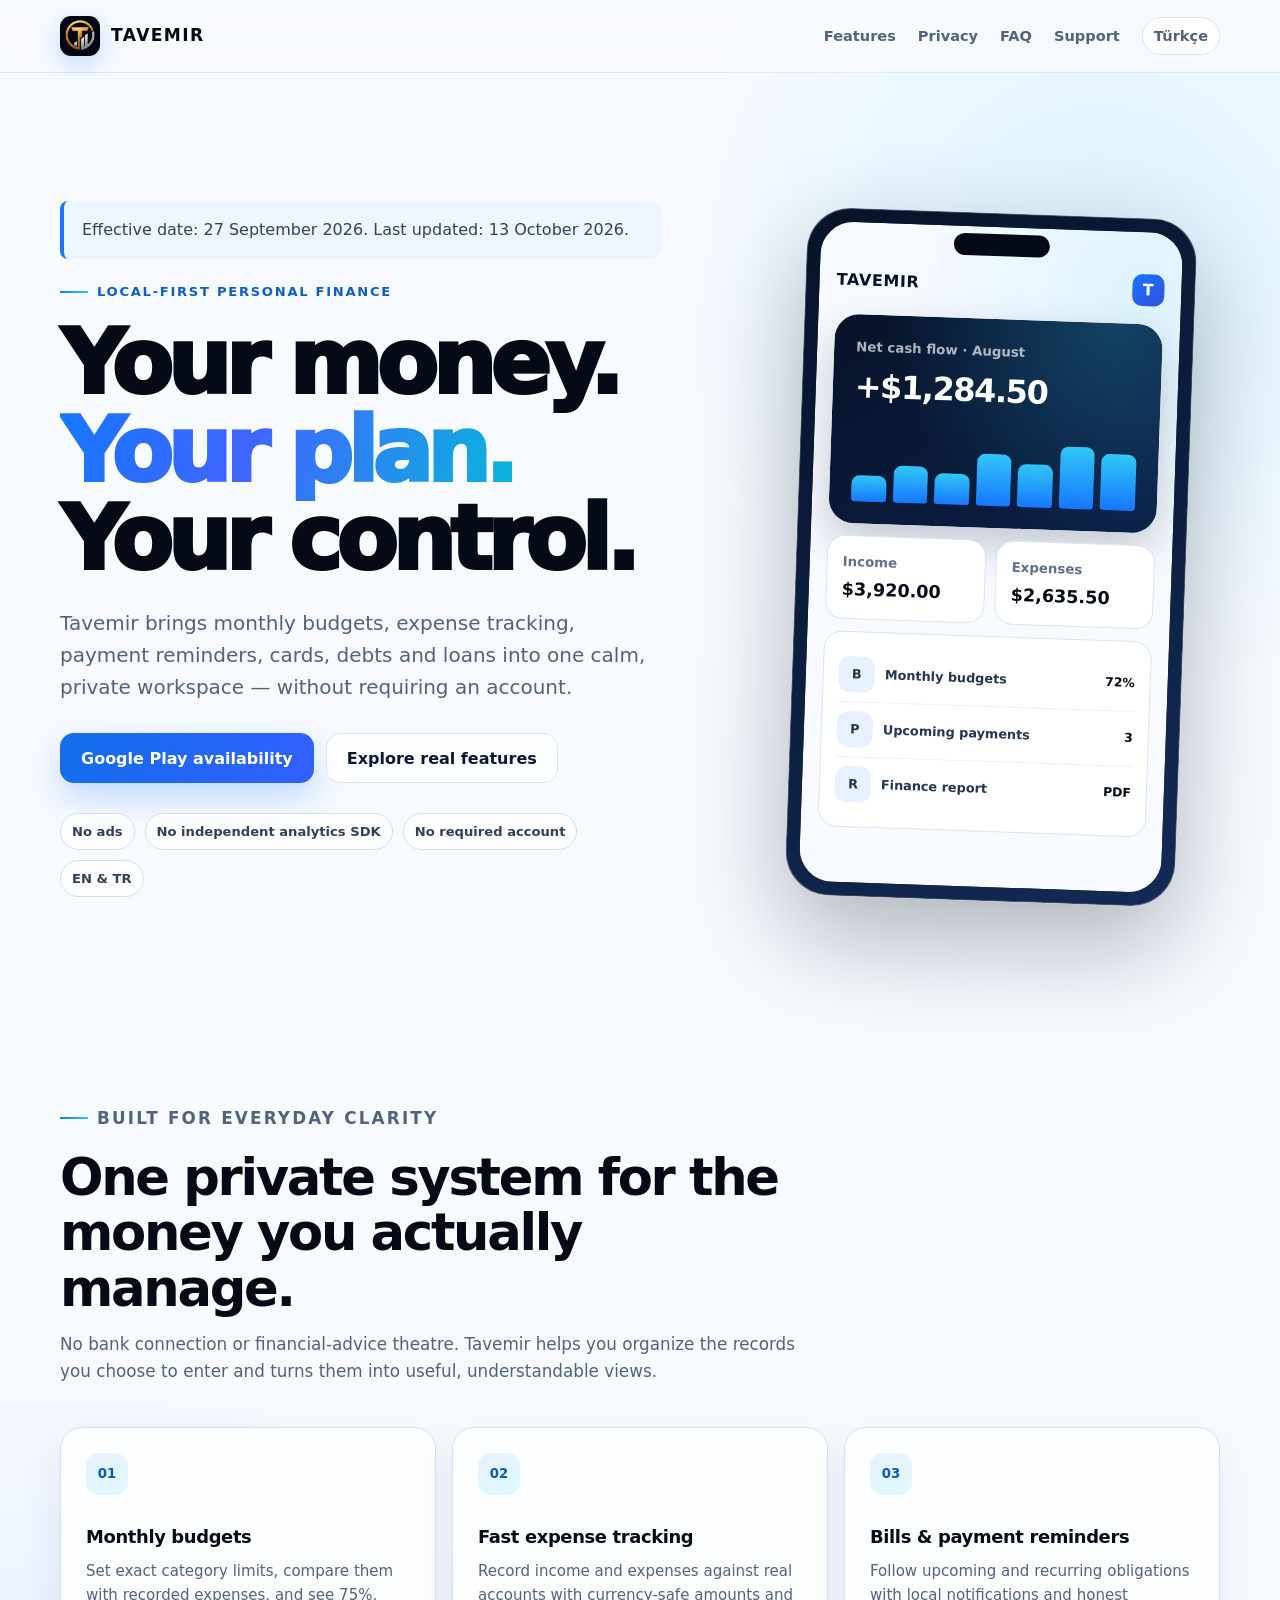
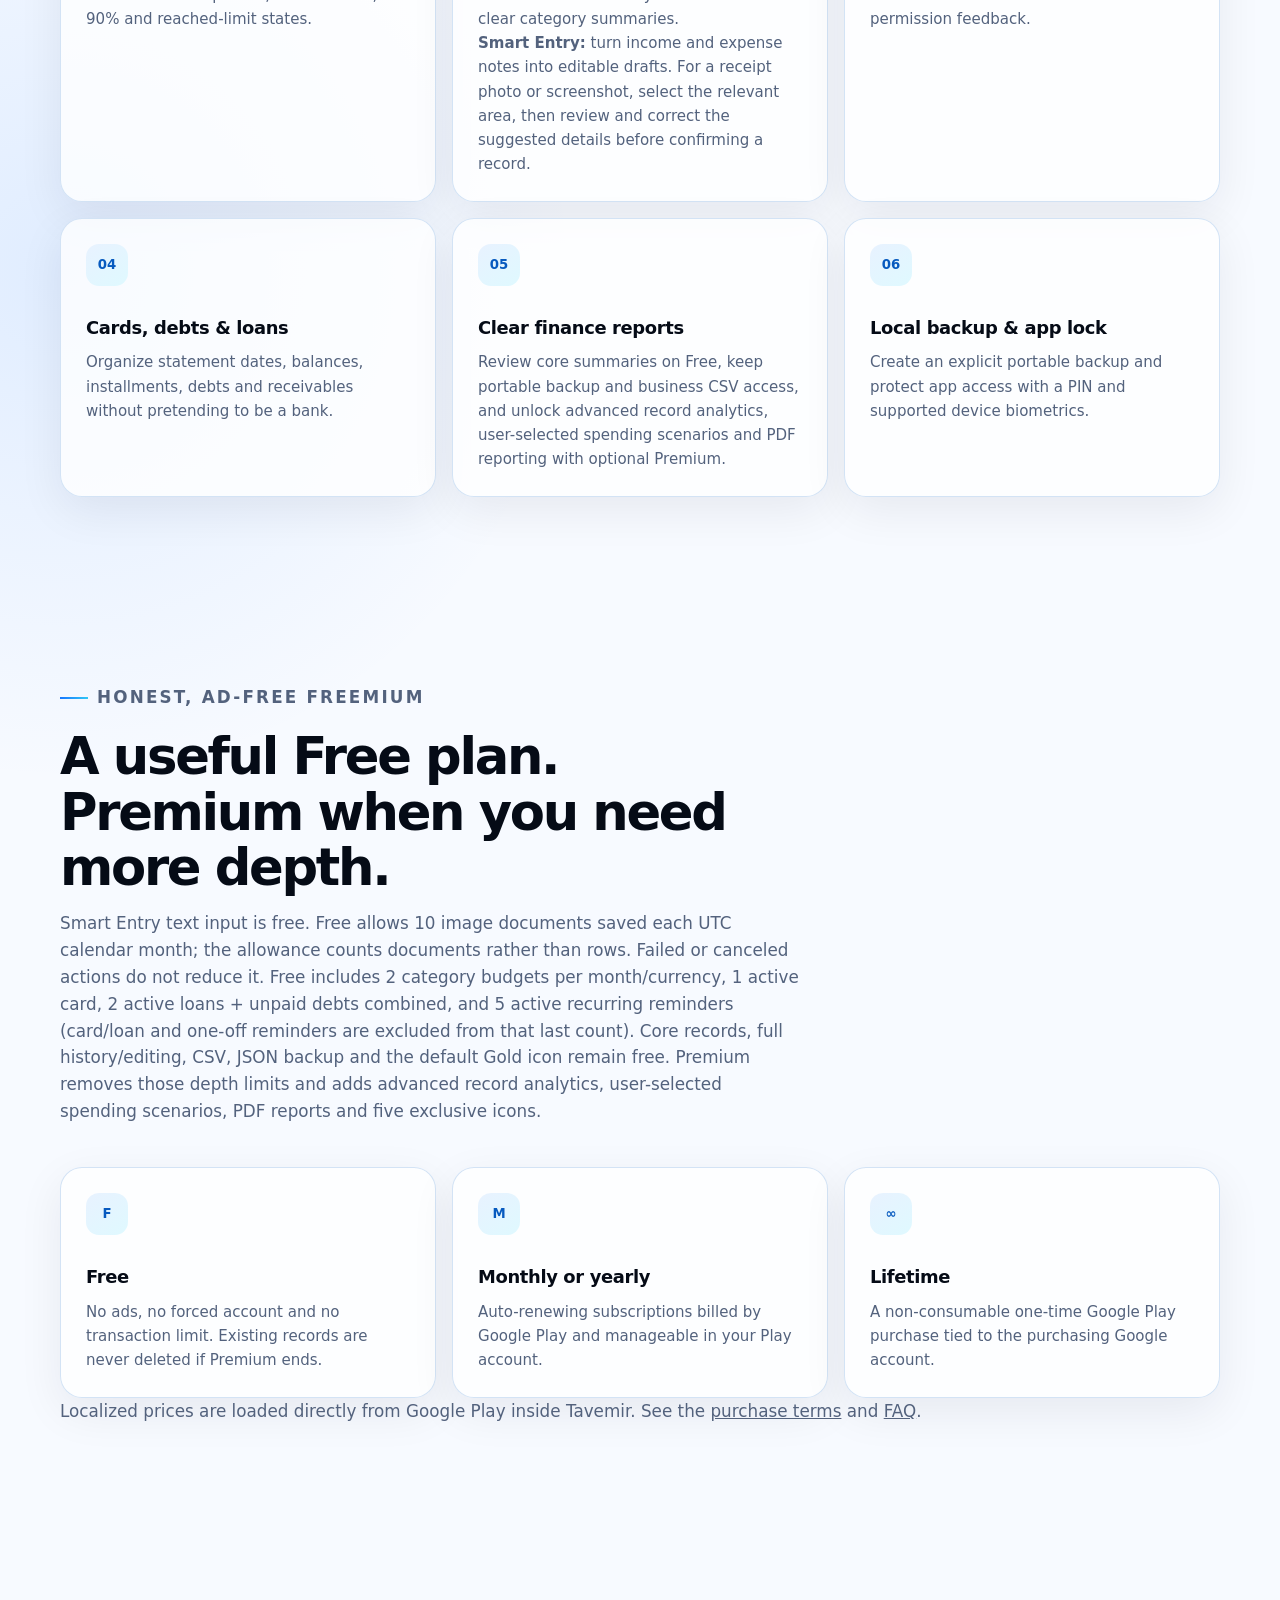
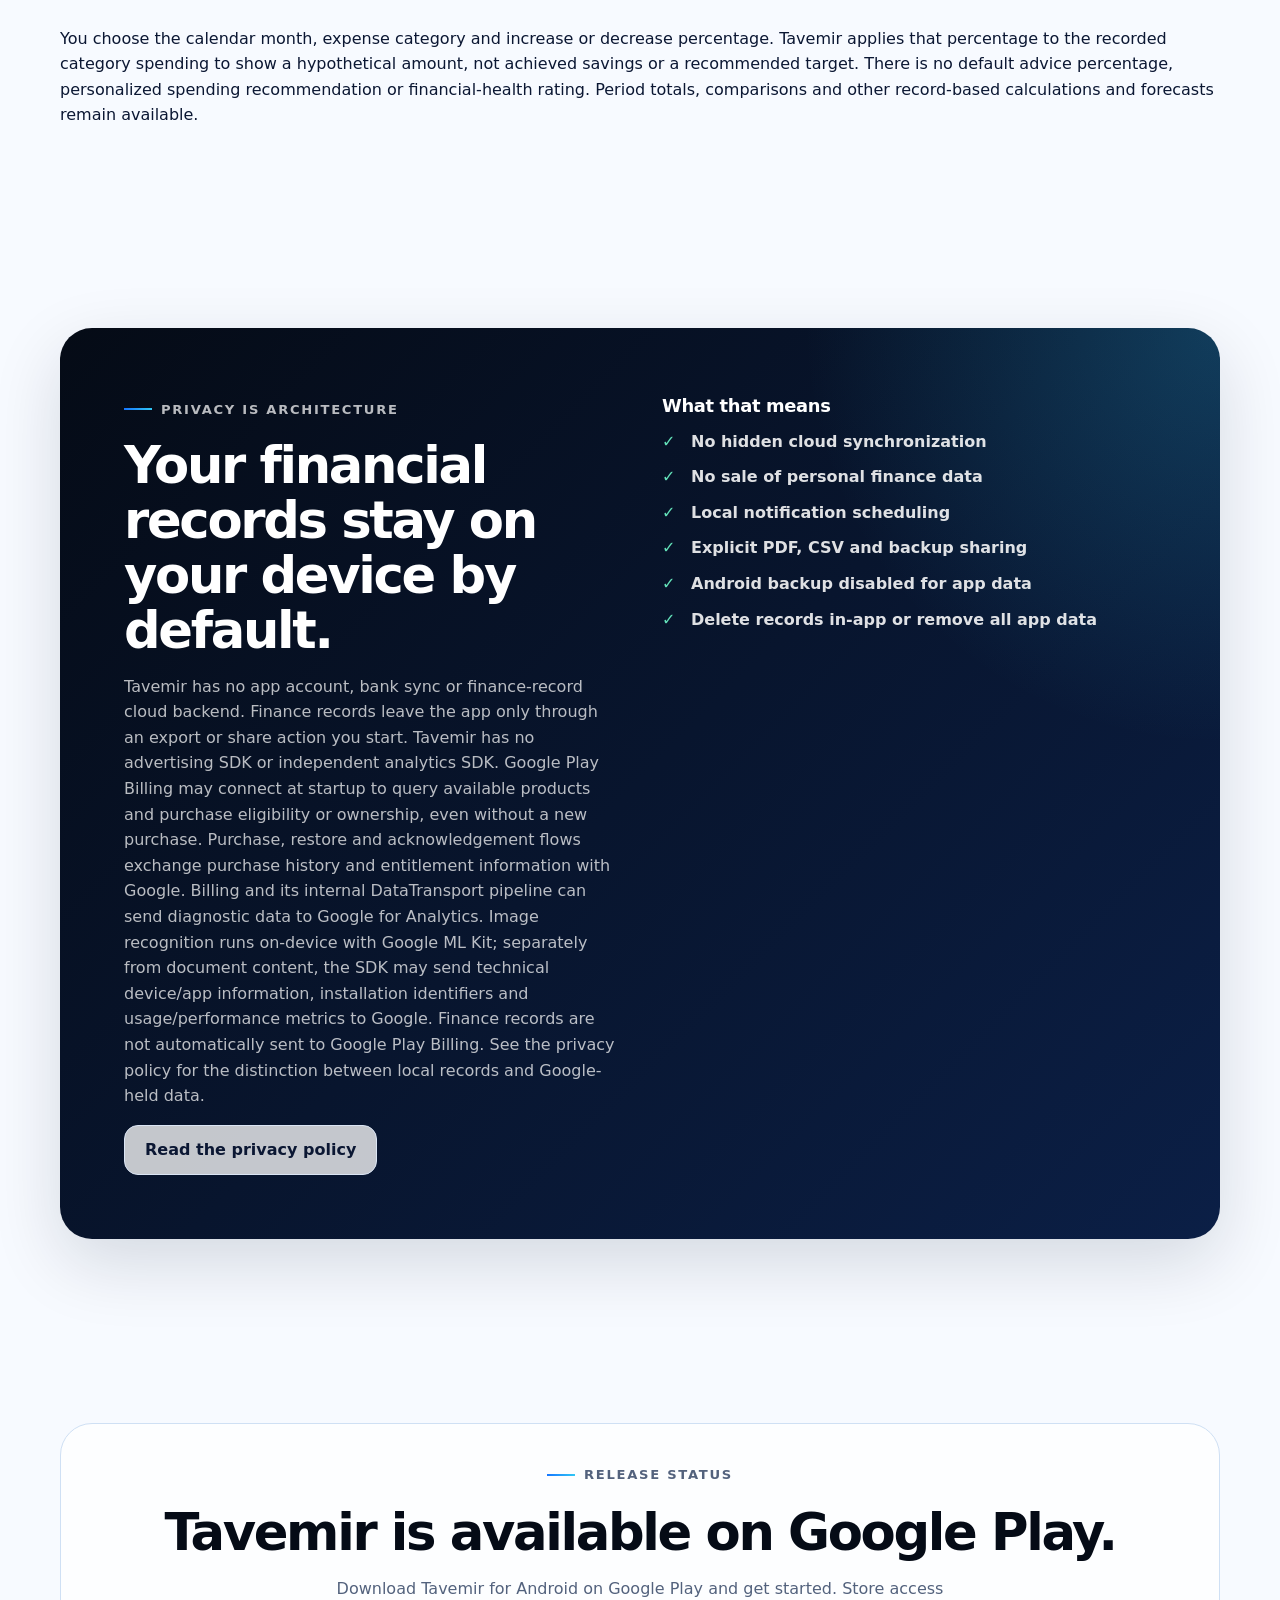
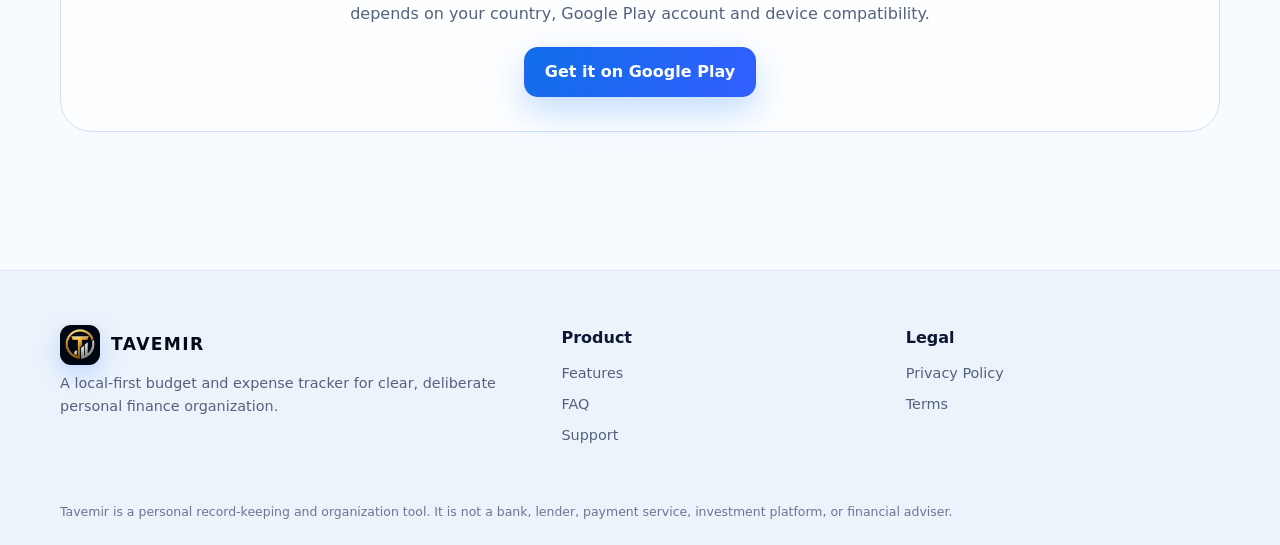
<file: index.html>
<!doctype html>
<html lang="en">
  <head>
    <meta charset="utf-8">
    <meta name="viewport" content="width=device-width, initial-scale=1">
    <title>Tavemir — Private Budget & Expense Tracker</title>
    <meta name="description" content="Plan monthly budgets, record expenses, follow bills, cards, debts and loans, and export clear reports with Tavemir — a local-first personal finance tracker.">
    <meta name="theme-color" content="#071329">
    <meta name="robots" content="index,follow,max-image-preview:large">
    <link rel="canonical" href="https://dasguardcorenotify-del.github.io/tavemir-legal/">
    <link rel="alternate" hreflang="en" href="https://dasguardcorenotify-del.github.io/tavemir-legal/">
    <link rel="alternate" hreflang="tr" href="https://dasguardcorenotify-del.github.io/tavemir-legal/tr/">
    <link rel="alternate" hreflang="x-default" href="https://dasguardcorenotify-del.github.io/tavemir-legal/">
    <link rel="icon" href="assets/tavemir-icon-512.png">
    <link rel="apple-touch-icon" href="assets/tavemir-icon-512.png">
    <link rel="manifest" href="site.webmanifest">
    <link rel="stylesheet" href="assets/site.css">
    <meta property="og:type" content="website">
    <meta property="og:site_name" content="Tavemir">
    <meta property="og:title" content="Tavemir — Your money. Your plan. Your control.">
    <meta property="og:description" content="A private, local-first budget and expense tracker for everyday financial organization.">
    <meta property="og:url" content="https://dasguardcorenotify-del.github.io/tavemir-legal/">
    <meta property="og:image" content="https://dasguardcorenotify-del.github.io/tavemir-legal/assets/tavemir-icon-512.png">
    <meta name="twitter:card" content="summary_large_image">
    <meta name="twitter:title" content="Tavemir — Private Budget & Expense Tracker">
    <meta name="twitter:description" content="Budgets, spending, payments, cards, debts and clear reports — organized on your device.">
    <meta name="twitter:image" content="https://dasguardcorenotify-del.github.io/tavemir-legal/assets/tavemir-icon-512.png">
    <script type="application/ld+json">
      {
        "@context": "https://schema.org",
        "@type": "SoftwareApplication",
        "name": "Tavemir",
        "applicationCategory": "FinanceApplication",
        "operatingSystem": "Android",
        "description": "A local-first budget, expense, payment, card, debt and loan tracking application.",
        "inLanguage": ["en", "tr"],
        "url": "https://dasguardcorenotify-del.github.io/tavemir-legal/",
        "offers": { "@type": "Offer", "price": "0", "priceCurrency": "USD" }
      }
    </script>
  </head>
  <body>
    <a class="skip-link" href="#main">Skip to content</a>
    <header class="site-header">
      <nav class="nav" aria-label="Primary navigation">
        <a class="brand" href="./" aria-label="Tavemir home">
          <img src="assets/tavemir-icon-512.png" alt="" width="40" height="40">
          TAVEMIR
        </a>
        <div class="nav-links">
          <a href="#features">Features</a>
          <a href="#privacy">Privacy</a>
          <a href="faq/">FAQ</a>
          <a href="support/">Support</a>
          <a class="language-link" href="tr/" lang="tr" hreflang="tr">Türkçe</a>
        </div>
      </nav>
    </header>

    <main id="main">
      <section class="hero" aria-labelledby="hero-title">
        <div>
          <p class="notice" data-deploy-date="2026-10-13">Effective date: 27 September 2026. Last updated: 13 October 2026.</p>
<p class="eyebrow">Local-first personal finance</p>
          <h1 id="hero-title">Your money. <span class="accent">Your plan.</span> Your control.</h1>
          <p class="hero-copy">Tavemir brings monthly budgets, expense tracking, payment reminders, cards, debts and loans into one calm, private workspace — without requiring an account.</p>
          <div class="cta-row">
            <a class="button button-primary" href="#availability">Google Play availability</a>
            <a class="button button-secondary" href="#features">Explore real features</a>
          </div>
          <ul class="trust-line" aria-label="Product principles">
            <li>No ads</li>
            <li>No independent analytics SDK</li>
            <li>No required account</li>
            <li>EN &amp; TR</li>
          </ul>
        </div>

        <div class="phone-shell" aria-label="Illustrative Tavemir dashboard using synthetic data">
          <div class="app-preview">
            <div class="app-topline"><span>TAVEMIR</span><span class="app-avatar" aria-hidden="true">T</span></div>
            <div class="app-hero">
              <small>Net cash flow · August</small>
              <strong>+$1,284.50</strong>
              <div class="spark" aria-hidden="true"><i style="height:36%"></i><i style="height:52%"></i><i style="height:43%"></i><i style="height:74%"></i><i style="height:61%"></i><i style="height:88%"></i><i style="height:79%"></i></div>
            </div>
            <div class="preview-grid">
              <div class="mini-stat"><small>Income</small><strong>$3,920.00</strong></div>
              <div class="mini-stat"><small>Expenses</small><strong>$2,635.50</strong></div>
            </div>
            <div class="preview-list">
              <div class="preview-row"><span class="preview-icon" aria-hidden="true">B</span><span>Monthly budgets</span><strong>72%</strong></div>
              <div class="preview-row"><span class="preview-icon" aria-hidden="true">P</span><span>Upcoming payments</span><strong>3</strong></div>
              <div class="preview-row"><span class="preview-icon" aria-hidden="true">R</span><span>Finance report</span><strong>PDF</strong></div>
            </div>
          </div>
        </div>
      </section>

      <section class="section" id="features" aria-labelledby="features-title">
        <div class="section-head">
          <p class="eyebrow">Built for everyday clarity</p>
          <h2 id="features-title">One private system for the money you actually manage.</h2>
          <p>No bank connection or financial-advice theatre. Tavemir helps you organize the records you choose to enter and turns them into useful, understandable views.</p>
        </div>
        <div class="feature-grid">
          <article class="feature-card"><span class="feature-number">01</span><h3>Monthly budgets</h3><p>Set exact category limits, compare them with recorded expenses, and see 75%, 90% and reached-limit states.</p></article>
          <article class="feature-card"><span class="feature-number">02</span><h3>Fast expense tracking</h3><p>Record income and expenses against real accounts with currency-safe amounts and clear category summaries.</p><p><strong>Smart Entry:</strong> turn income and expense notes into editable drafts. For a receipt photo or screenshot, select the relevant area, then review and correct the suggested details before confirming a record.</p></article>
          <article class="feature-card"><span class="feature-number">03</span><h3>Bills &amp; payment reminders</h3><p>Follow upcoming and recurring obligations with local notifications and honest permission feedback.</p></article>
          <article class="feature-card"><span class="feature-number">04</span><h3>Cards, debts &amp; loans</h3><p>Organize statement dates, balances, installments, debts and receivables without pretending to be a bank.</p></article>
          <article class="feature-card"><span class="feature-number">05</span><h3>Clear finance reports</h3><p>Review core summaries on Free, keep portable backup and business CSV access, and unlock advanced record analytics, user-selected spending scenarios and PDF reporting with optional Premium.</p></article>
          <article class="feature-card"><span class="feature-number">06</span><h3>Local backup &amp; app lock</h3><p>Create an explicit portable backup and protect app access with a PIN and supported device biometrics.</p></article>
        </div>
      </section>

      <section class="section" id="premium" aria-labelledby="premium-title">
        <div class="section-head">
          <p class="eyebrow">Honest, ad-free freemium</p>
          <h2 id="premium-title">A useful Free plan. Premium when you need more depth.</h2>
          <p>Smart Entry text input is free. Free allows 10 image documents saved each UTC calendar month; the allowance counts documents rather than rows. Failed or canceled actions do not reduce it. Free includes 2 category budgets per month/currency, 1 active card, 2 active loans + unpaid debts combined, and 5 active recurring reminders (card/loan and one-off reminders are excluded from that last count). Core records, full history/editing, CSV, JSON backup and the default Gold icon remain free. Premium removes those depth limits and adds advanced record analytics, user-selected spending scenarios, PDF reports and five exclusive icons.</p>
        </div>
        <div class="feature-grid">
          <article class="feature-card"><span class="feature-number">F</span><h3>Free</h3><p>No ads, no forced account and no transaction limit. Existing records are never deleted if Premium ends.</p></article>
          <article class="feature-card"><span class="feature-number">M</span><h3>Monthly or yearly</h3><p>Auto-renewing subscriptions billed by Google Play and manageable in your Play account.</p></article>
          <article class="feature-card"><span class="feature-number">∞</span><h3>Lifetime</h3><p>A non-consumable one-time Google Play purchase tied to the purchasing Google account.</p></article>
        </div>
        <p>Localized prices are loaded directly from Google Play inside Tavemir. See the <a href="terms/">purchase terms</a> and <a href="faq/">FAQ</a>.</p>
      </section>

      <p class="section">You choose the calendar month, expense category and increase or decrease percentage. Tavemir applies that percentage to the recorded category spending to show a hypothetical amount, not achieved savings or a recommended target. There is no default advice percentage, personalized spending recommendation or financial-health rating. Period totals, comparisons and other record-based calculations and forecasts remain available.</p>
      <section class="section" id="privacy" aria-labelledby="privacy-title">
        <div class="trust-panel">
          <div>
            <p class="eyebrow">Privacy is architecture</p>
            <h2 id="privacy-title">Your financial records stay on your device by default.</h2>
            <p>Tavemir has no app account, bank sync or finance-record cloud backend. Finance records leave the app only through an export or share action you start. Tavemir has no advertising SDK or independent analytics SDK. Google Play Billing may connect at startup to query available products and purchase eligibility or ownership, even without a new purchase. Purchase, restore and acknowledgement flows exchange purchase history and entitlement information with Google. Billing and its internal DataTransport pipeline can send diagnostic data to Google for Analytics. Image recognition runs on-device with Google ML Kit; separately from document content, the SDK may send technical device/app information, installation identifiers and usage/performance metrics to Google. Finance records are not automatically sent to Google Play Billing. See the privacy policy for the distinction between local records and Google-held data.</p>
            <a class="button button-secondary" href="privacy/">Read the privacy policy</a>
          </div>
          <div>
            <h3>What that means</h3>
            <ul class="check-list">
              <li>No hidden cloud synchronization</li>
              <li>No sale of personal finance data</li>
              <li>Local notification scheduling</li>
              <li>Explicit PDF, CSV and backup sharing</li>
              <li>Android backup disabled for app data</li>
              <li>Delete records in-app or remove all app data</li>
            </ul>
          </div>
        </div>
      </section>

      <section class="section" id="availability" aria-labelledby="availability-title">
        <div class="availability">
          <p class="eyebrow">Release status</p>
          <h2 id="availability-title">Tavemir is available on Google Play.</h2>
          <p>Download Tavemir for Android on Google Play and get started. Store access depends on your country, Google Play account and device compatibility.</p>
          <a class="button button-primary" href="https://play.google.com/store/apps/details?id=com.monelyra.app" target="_blank" rel="noopener noreferrer">Get it on Google Play</a>
        </div>
      </section>
    </main>

    <footer class="site-footer">
      <div class="footer-inner">
        <div><a class="brand" href="./"><img src="assets/tavemir-icon-512.png" alt="" width="40" height="40">TAVEMIR</a><p>A local-first budget and expense tracker for clear, deliberate personal finance organization.</p></div>
        <div class="footer-links"><strong>Product</strong><a href="#features">Features</a><a href="faq/">FAQ</a><a href="support/">Support</a></div>
        <div class="footer-links"><strong>Legal</strong><a href="privacy/">Privacy Policy</a><a href="terms/">Terms</a></div>
      </div>
      <p class="fine-print">Tavemir is a personal record-keeping and organization tool. It is not a bank, lender, payment service, investment platform, or financial adviser.</p>
    </footer>
  </body>
</html>
</file>
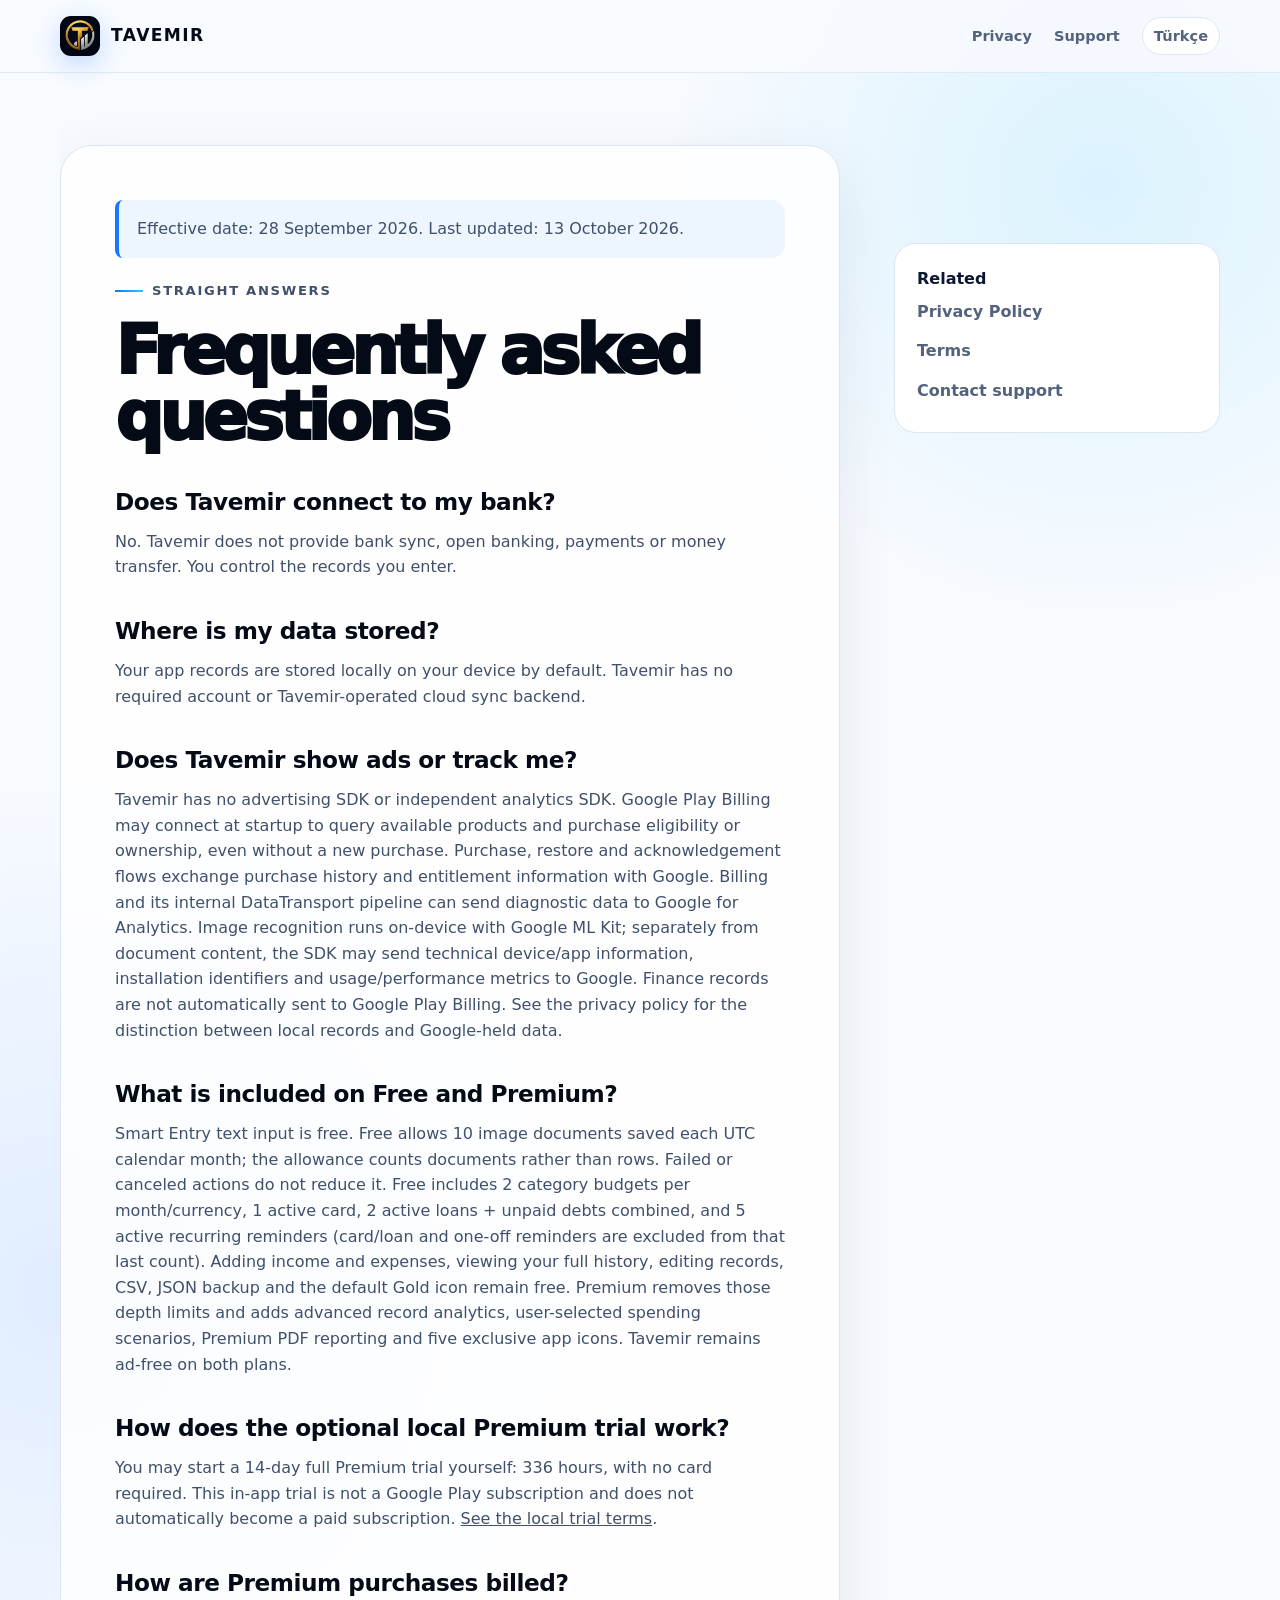
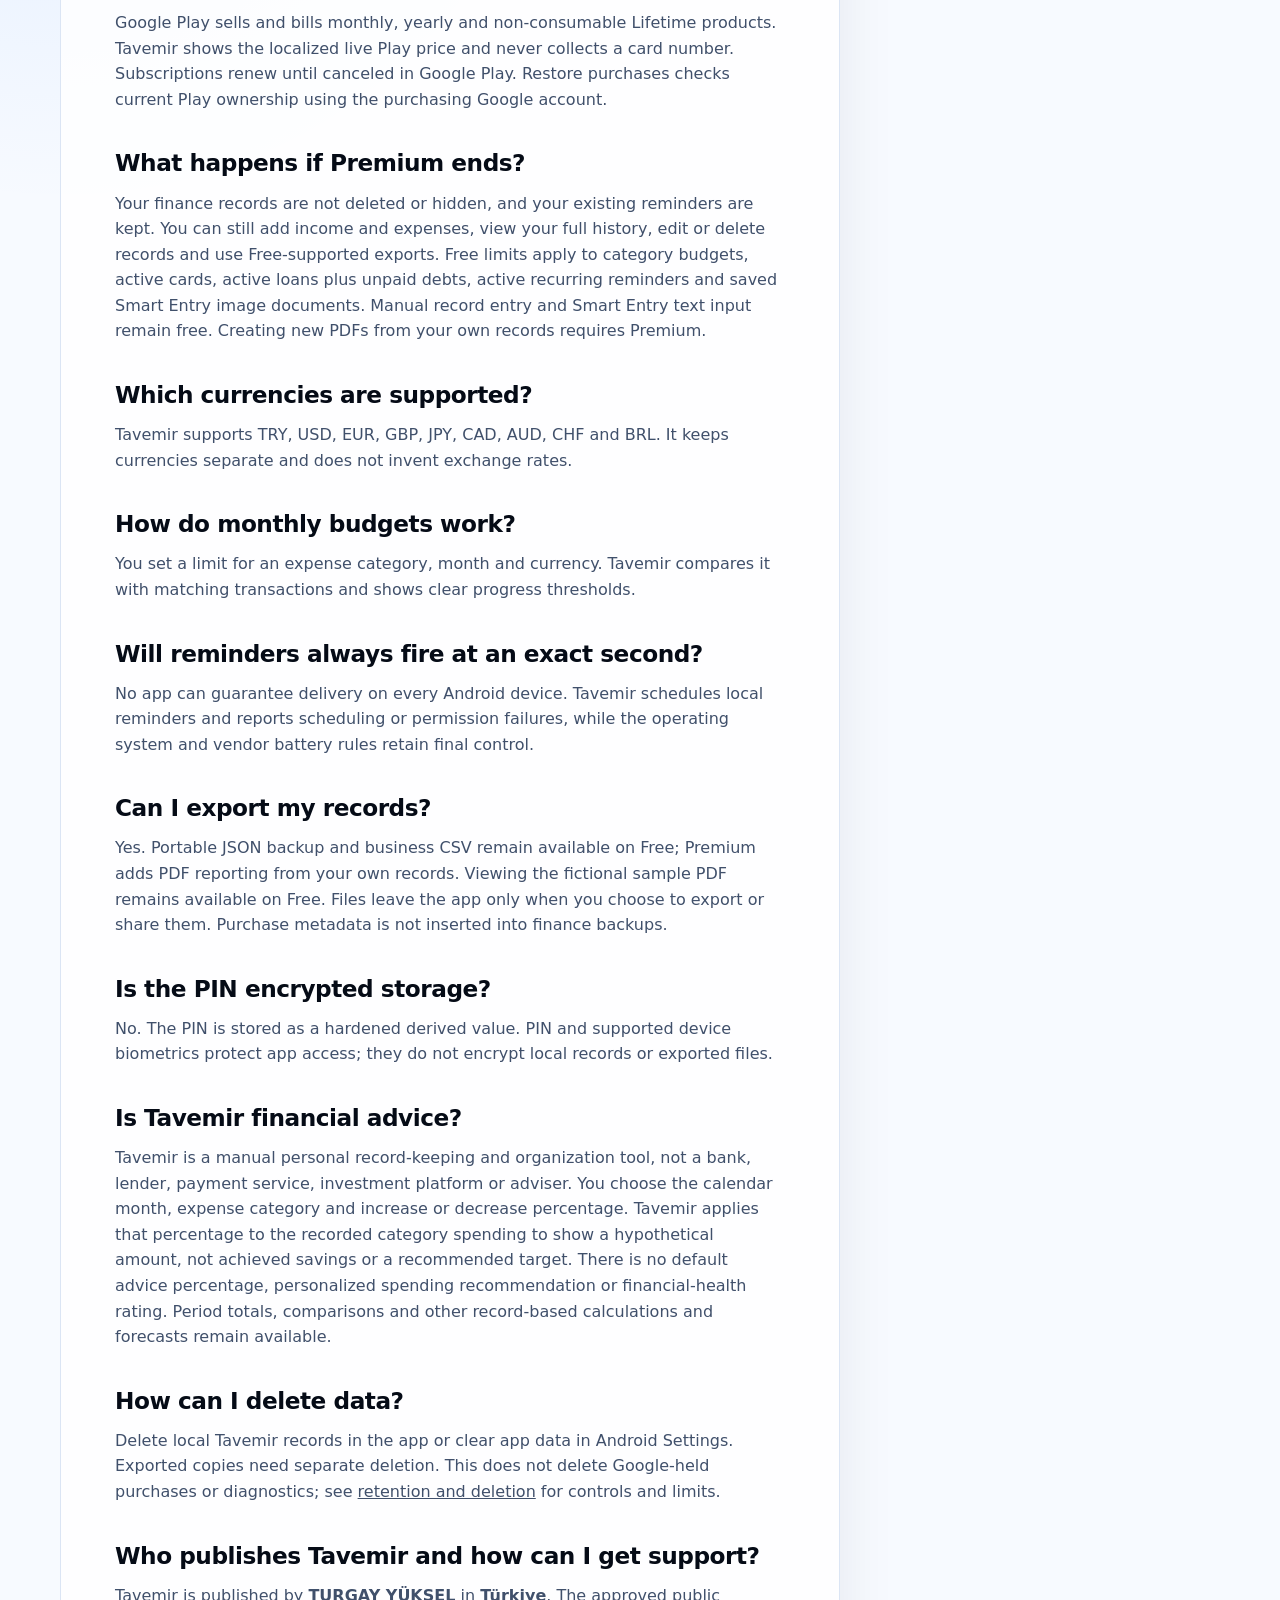
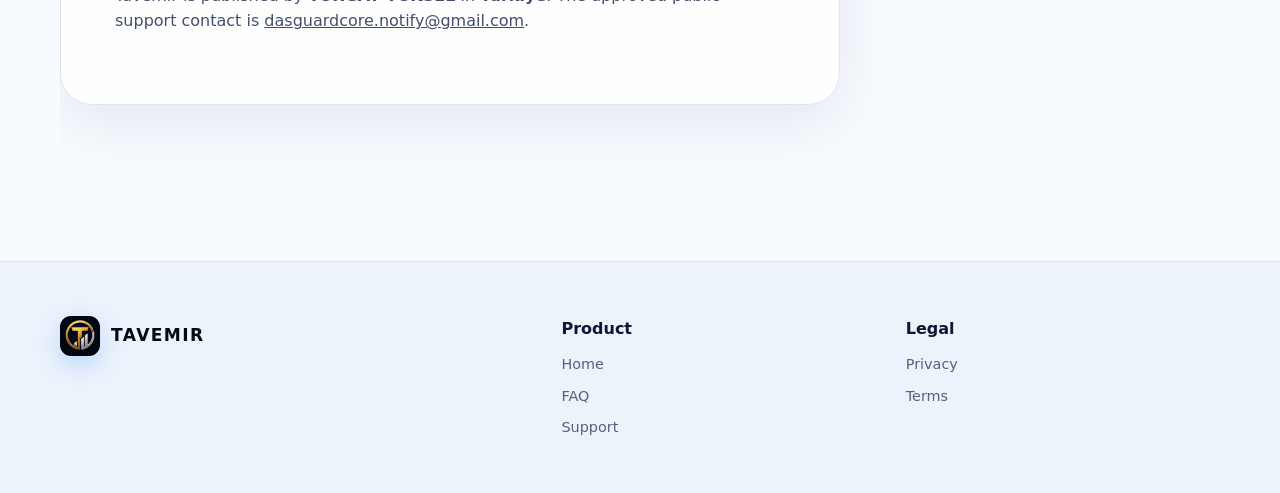
<file: faq/index.html>
<!doctype html>
<html lang="en">
  <head><meta charset="utf-8"><meta name="viewport" content="width=device-width, initial-scale=1"><title>FAQ — Tavemir Budget & Expense Tracker</title><meta name="description" content="Answers about Tavemir privacy, currencies, reminders, budgets, exports, backups and financial-product status."><meta name="robots" content="index,follow"><meta name="theme-color" content="#071329"><link rel="canonical" href="https://dasguardcorenotify-del.github.io/tavemir-legal/faq/"><link rel="alternate" hreflang="en" href="https://dasguardcorenotify-del.github.io/tavemir-legal/faq/"><link rel="alternate" hreflang="tr" href="https://dasguardcorenotify-del.github.io/tavemir-legal/tr/sss/"><link rel="icon" href="../assets/tavemir-icon-512.png"><link rel="stylesheet" href="../assets/site.css"></head>
  <body><a class="skip-link" href="#main">Skip to content</a><header class="site-header"><nav class="nav" aria-label="Primary navigation"><a class="brand" href="../"><img src="../assets/tavemir-icon-512.png" alt="" width="40" height="40">TAVEMIR</a><div class="nav-links"><a href="../privacy/">Privacy</a><a href="../support/">Support</a><a class="language-link" href="../tr/sss/" lang="tr" hreflang="tr">Türkçe</a></div></nav></header>
    <main class="legal-main" id="main"><article class="legal-copy"><p class="notice" data-deploy-date="2026-10-13">Effective date: 28 September 2026. Last updated: 13 October 2026.</p>
<p class="eyebrow">Straight answers</p><h1>Frequently asked questions</h1>
      <h2>Does Tavemir connect to my bank?</h2><p>No. Tavemir does not provide bank sync, open banking, payments or money transfer. You control the records you enter.</p>
      <h2>Where is my data stored?</h2><p>Your app records are stored locally on your device by default. Tavemir has no required account or Tavemir-operated cloud sync backend.</p>
      <h2>Does Tavemir show ads or track me?</h2><p>Tavemir has no advertising SDK or independent analytics SDK. Google Play Billing may connect at startup to query available products and purchase eligibility or ownership, even without a new purchase. Purchase, restore and acknowledgement flows exchange purchase history and entitlement information with Google. Billing and its internal DataTransport pipeline can send diagnostic data to Google for Analytics. Image recognition runs on-device with Google ML Kit; separately from document content, the SDK may send technical device/app information, installation identifiers and usage/performance metrics to Google. Finance records are not automatically sent to Google Play Billing. See the privacy policy for the distinction between local records and Google-held data.</p>
      <h2>What is included on Free and Premium?</h2><p>Smart Entry text input is free. Free allows 10 image documents saved each UTC calendar month; the allowance counts documents rather than rows. Failed or canceled actions do not reduce it. Free includes 2 category budgets per month/currency, 1 active card, 2 active loans + unpaid debts combined, and 5 active recurring reminders (card/loan and one-off reminders are excluded from that last count). Adding income and expenses, viewing your full history, editing records, CSV, JSON backup and the default Gold icon remain free. Premium removes those depth limits and adds advanced record analytics, user-selected spending scenarios, Premium PDF reporting and five exclusive app icons. Tavemir remains ad-free on both plans.</p>
      <h2>How does the optional local Premium trial work?</h2><p>You may start a 14-day full Premium trial yourself: 336 hours, with no card required. This in-app trial is not a Google Play subscription and does not automatically become a paid subscription. <a href="../terms/#local-premium-trial">See the local trial terms</a>.</p>
      <h2>How are Premium purchases billed?</h2><p>Google Play sells and bills monthly, yearly and non-consumable Lifetime products. Tavemir shows the localized live Play price and never collects a card number. Subscriptions renew until canceled in Google Play. Restore purchases checks current Play ownership using the purchasing Google account.</p>
      <h2>What happens if Premium ends?</h2><p>Your finance records are not deleted or hidden, and your existing reminders are kept. You can still add income and expenses, view your full history, edit or delete records and use Free-supported exports. Free limits apply to category budgets, active cards, active loans plus unpaid debts, active recurring reminders and saved Smart Entry image documents. Manual record entry and Smart Entry text input remain free. Creating new PDFs from your own records requires Premium.</p>
      <h2>Which currencies are supported?</h2><p>Tavemir supports TRY, USD, EUR, GBP, JPY, CAD, AUD, CHF and BRL. It keeps currencies separate and does not invent exchange rates.</p>
      <h2>How do monthly budgets work?</h2><p>You set a limit for an expense category, month and currency. Tavemir compares it with matching transactions and shows clear progress thresholds.</p>
      <h2>Will reminders always fire at an exact second?</h2><p>No app can guarantee delivery on every Android device. Tavemir schedules local reminders and reports scheduling or permission failures, while the operating system and vendor battery rules retain final control.</p>
      <h2>Can I export my records?</h2><p>Yes. Portable JSON backup and business CSV remain available on Free; Premium adds PDF reporting from your own records. Viewing the fictional sample PDF remains available on Free. Files leave the app only when you choose to export or share them. Purchase metadata is not inserted into finance backups.</p>
      <h2>Is the PIN encrypted storage?</h2><p>No. The PIN is stored as a hardened derived value. PIN and supported device biometrics protect app access; they do not encrypt local records or exported files.</p>
      <h2>Is Tavemir financial advice?</h2><p>Tavemir is a manual personal record-keeping and organization tool, not a bank, lender, payment service, investment platform or adviser. You choose the calendar month, expense category and increase or decrease percentage. Tavemir applies that percentage to the recorded category spending to show a hypothetical amount, not achieved savings or a recommended target. There is no default advice percentage, personalized spending recommendation or financial-health rating. Period totals, comparisons and other record-based calculations and forecasts remain available.</p>
      <h2>How can I delete data?</h2><p>Delete local Tavemir records in the app or clear app data in Android Settings. Exported copies need separate deletion. This does not delete Google-held purchases or diagnostics; see <a href="../privacy/#retention">retention and deletion</a> for controls and limits.</p>
      <h2>Who publishes Tavemir and how can I get support?</h2><p>Tavemir is published by <strong>TURGAY YÜKSEL</strong> in <strong>Türkiye</strong>. The approved public support contact is <a href="mailto:dasguardcore.notify@gmail.com">dasguardcore.notify@gmail.com</a>.</p>
    </article><aside class="legal-aside" aria-label="Related pages"><strong>Related</strong><a href="../privacy/">Privacy Policy</a><a href="../terms/">Terms</a><a href="../support/">Contact support</a></aside></main>
    <footer class="site-footer"><div class="footer-inner"><div><a class="brand" href="../"><img src="../assets/tavemir-icon-512.png" alt="" width="40" height="40">TAVEMIR</a></div><div class="footer-links"><strong>Product</strong><a href="../">Home</a><a href="./" aria-current="page">FAQ</a><a href="../support/">Support</a></div><div class="footer-links"><strong>Legal</strong><a href="../privacy/">Privacy</a><a href="../terms/">Terms</a></div></div></footer>
  </body>
</html>
</file>
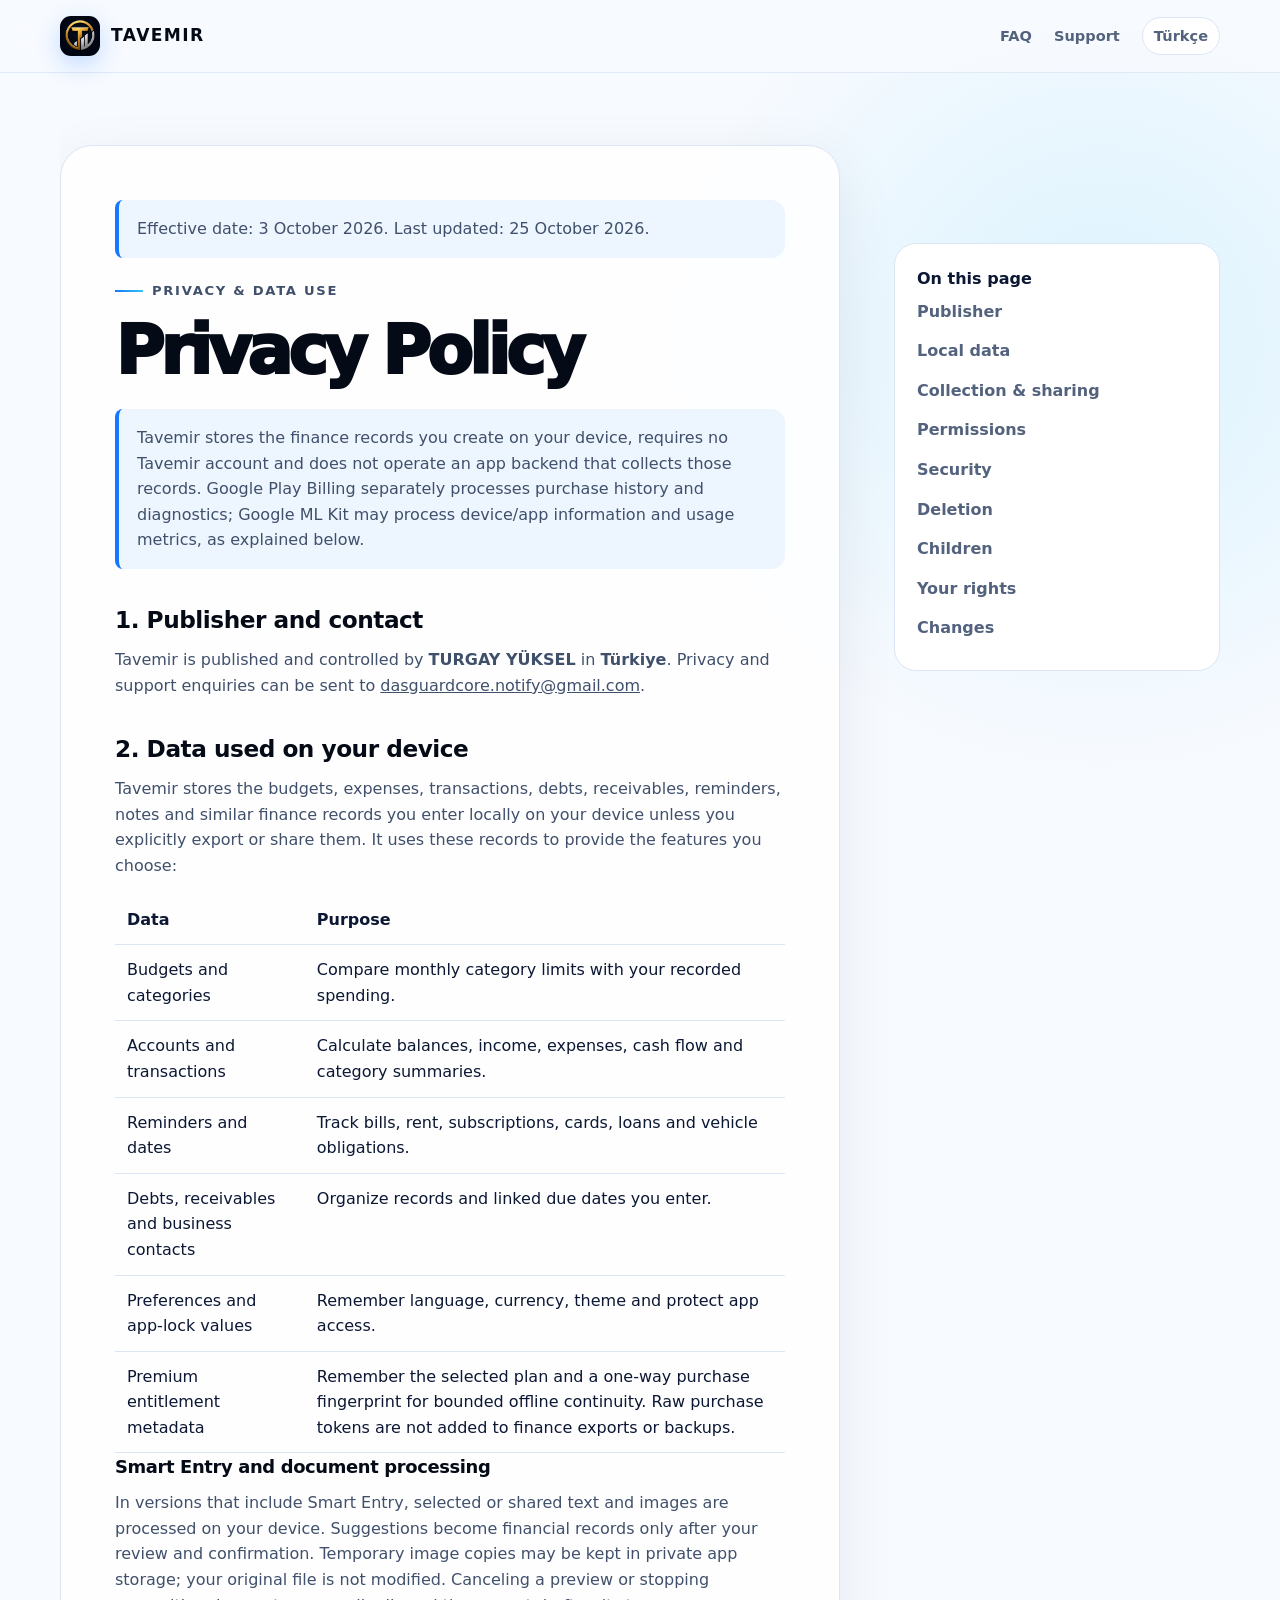
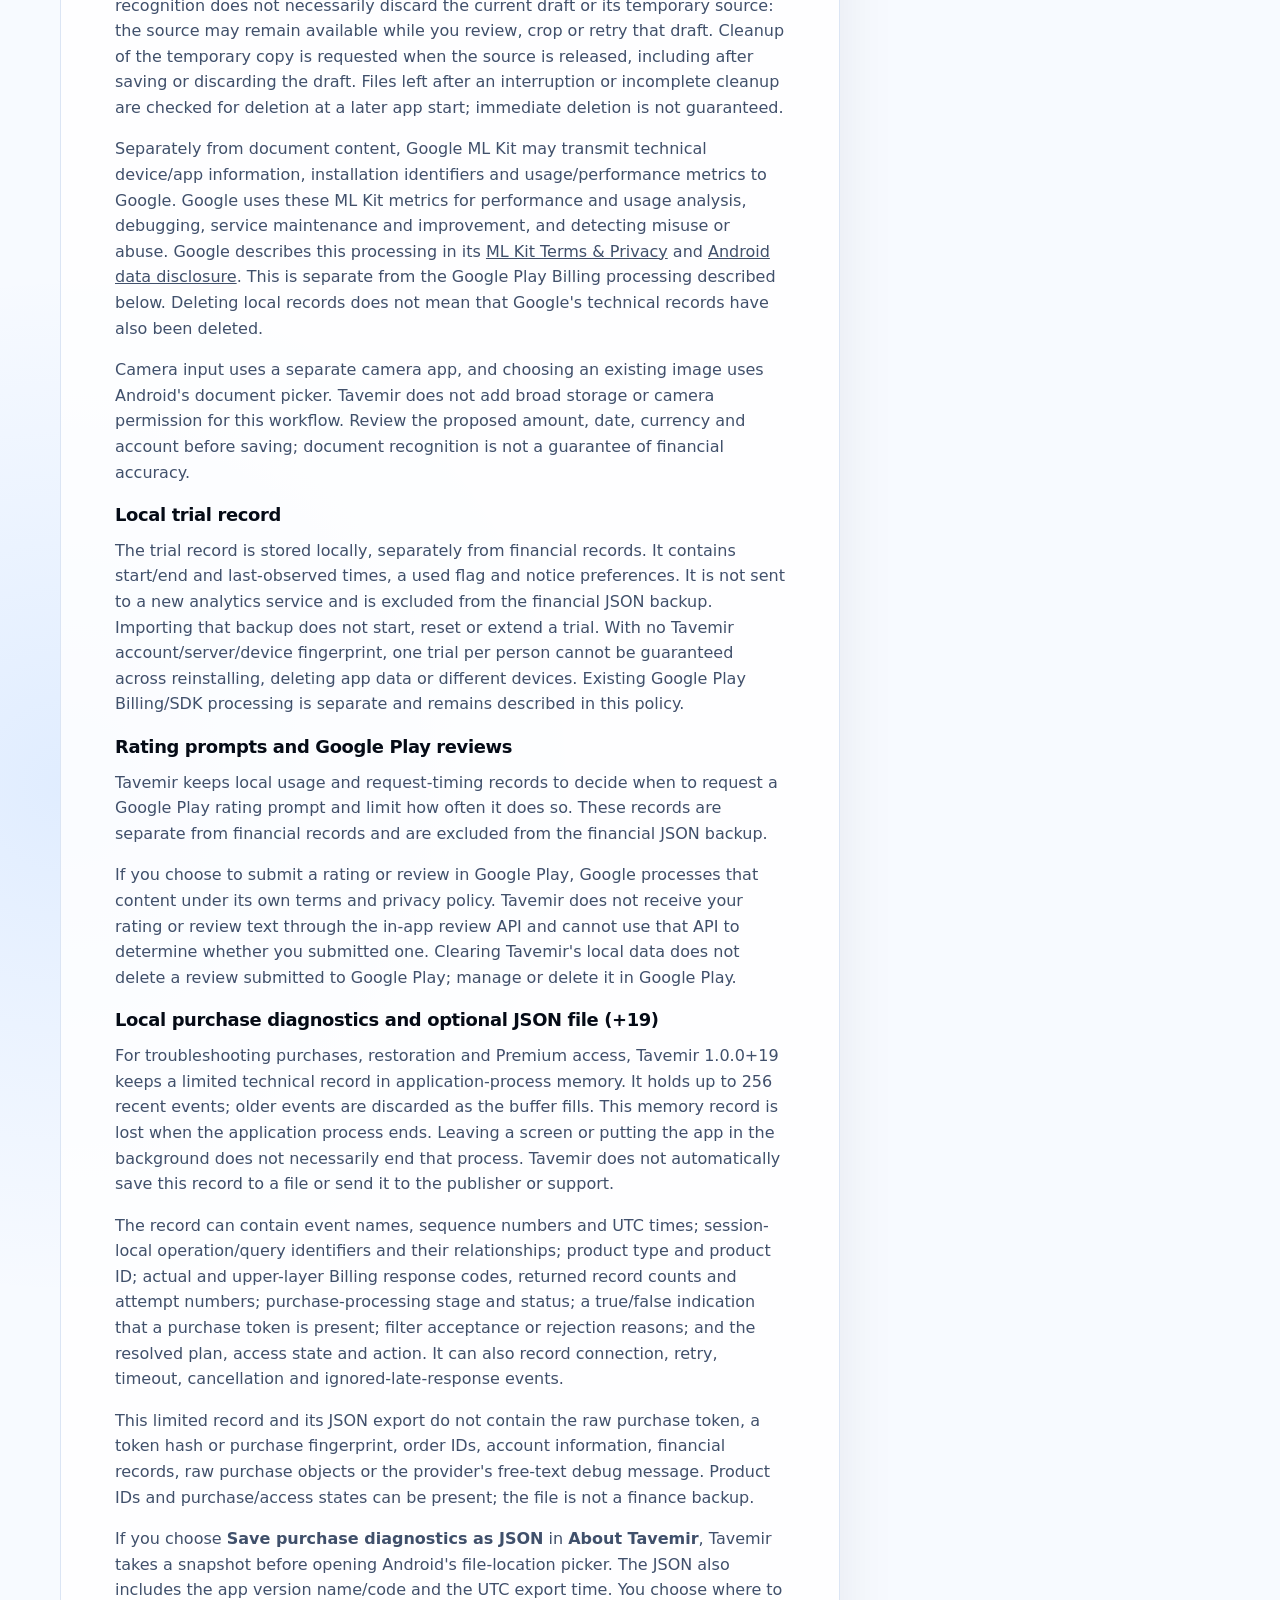
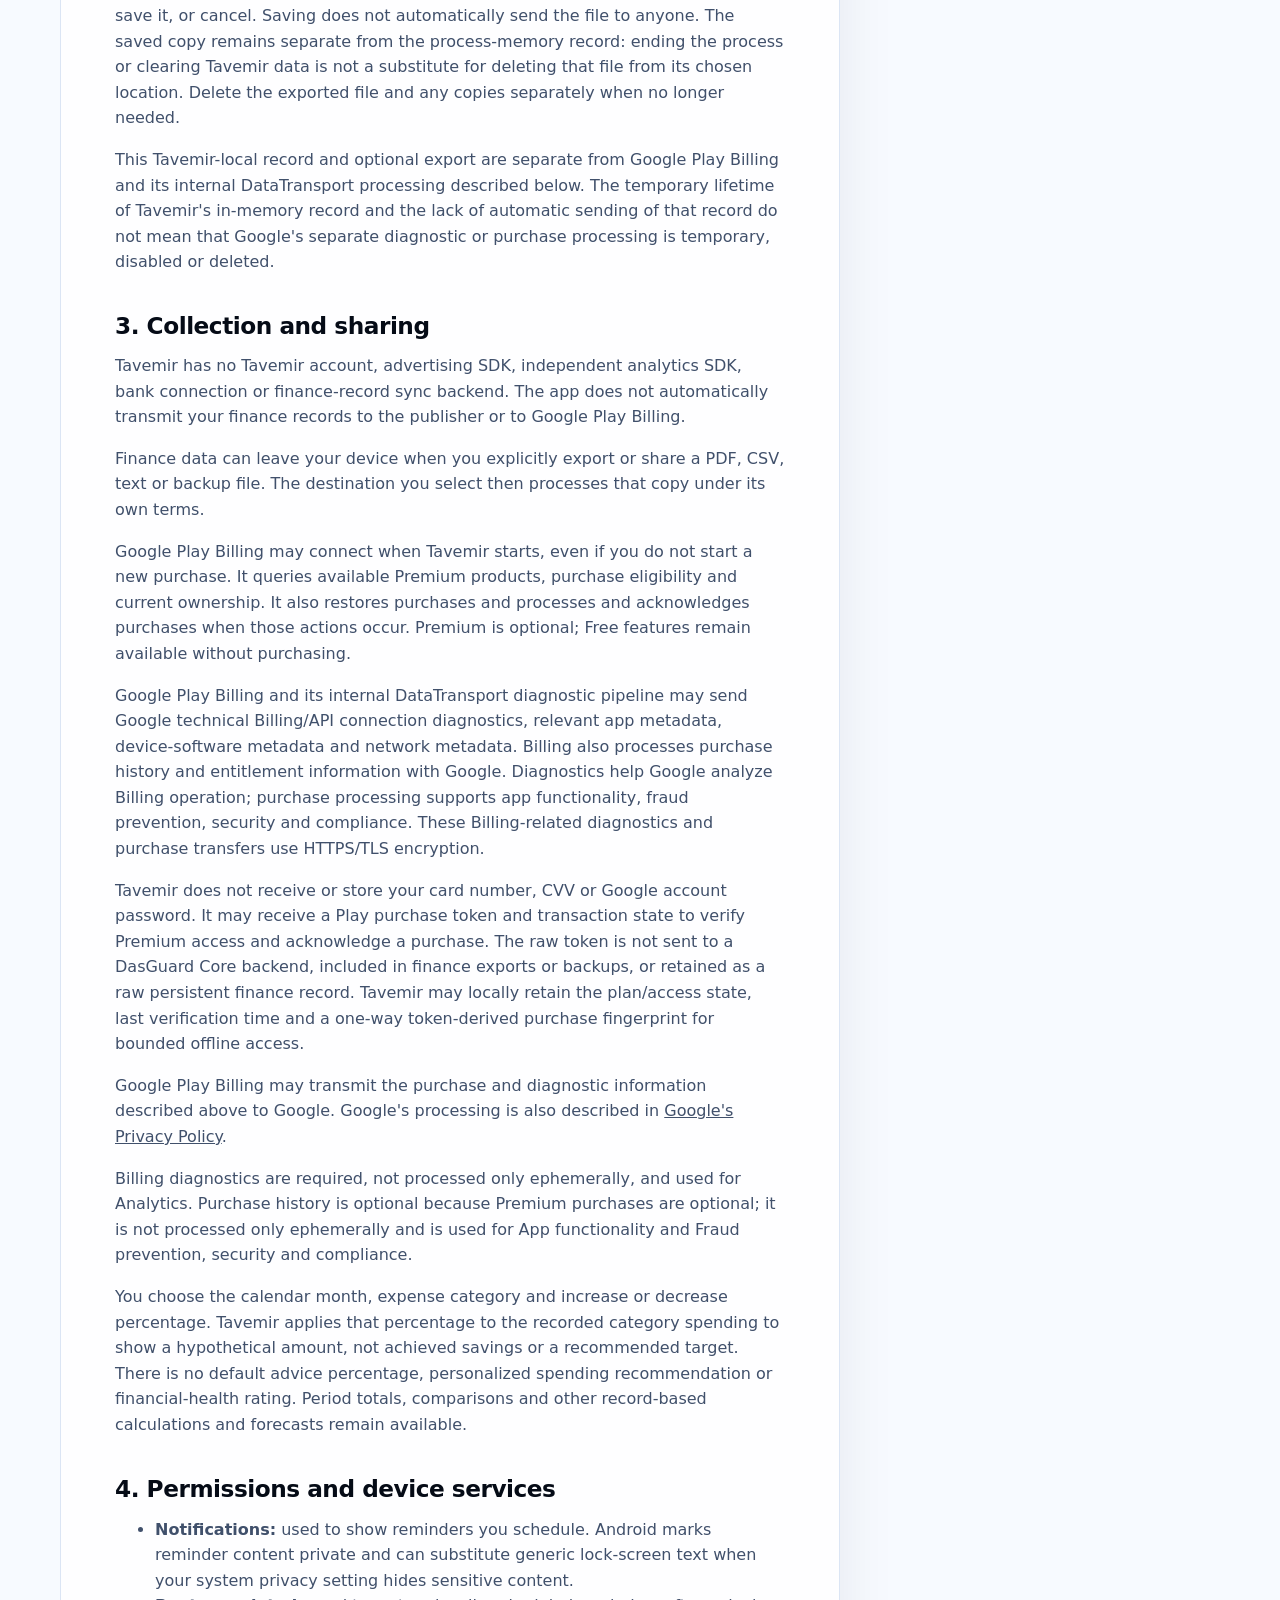
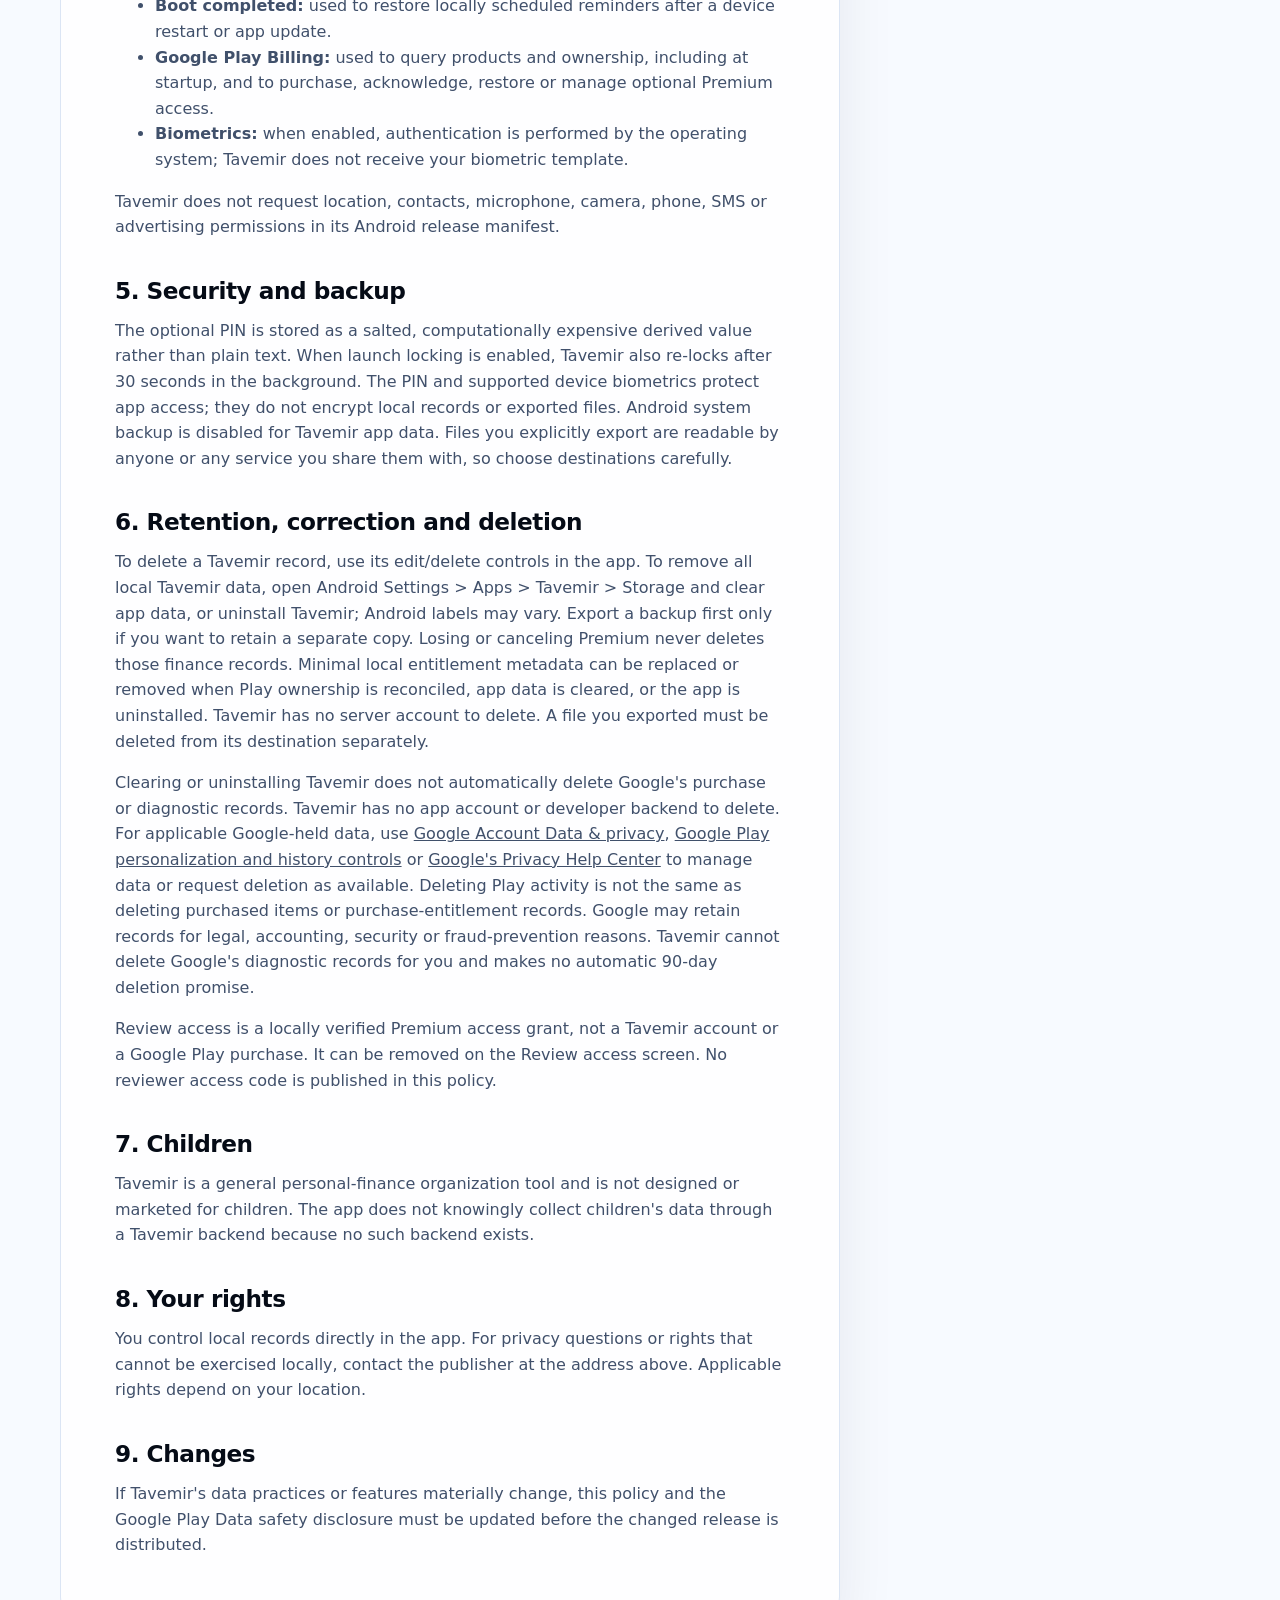
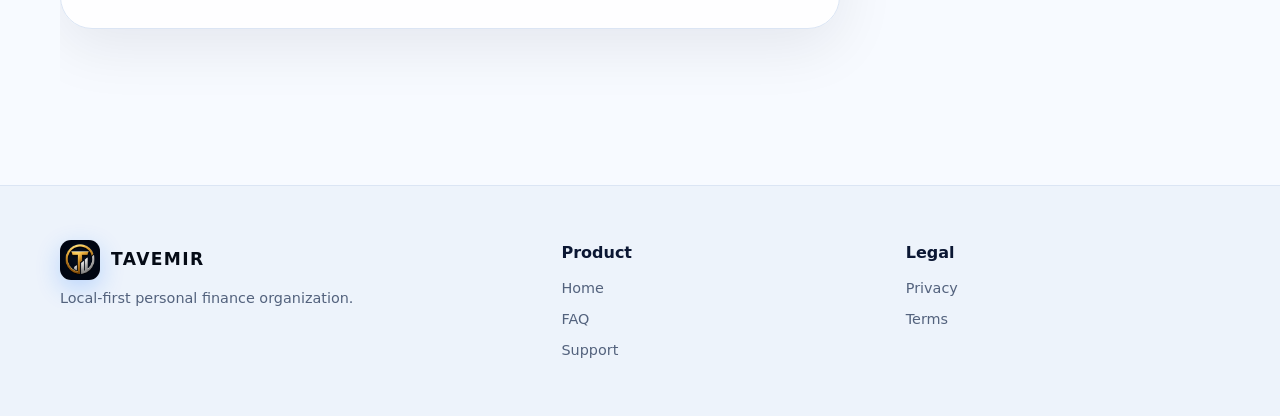
<file: privacy/index.html>
<!doctype html>
<html lang="en">
  <head>
    <meta charset="utf-8"><meta name="viewport" content="width=device-width, initial-scale=1">
    <title>Privacy Policy — Tavemir</title>
    <meta name="description" content="How Tavemir handles local finance records, notifications, exports, backups and app-lock data.">
    <meta name="robots" content="index,follow"><meta name="theme-color" content="#071329">
    <link rel="canonical" href="https://dasguardcorenotify-del.github.io/tavemir-legal/privacy/">
    <link rel="alternate" hreflang="en" href="https://dasguardcorenotify-del.github.io/tavemir-legal/privacy/">
    <link rel="alternate" hreflang="tr" href="https://dasguardcorenotify-del.github.io/tavemir-legal/tr/gizlilik/">
    <link rel="icon" href="../assets/tavemir-icon-512.png"><link rel="stylesheet" href="../assets/site.css">
    <meta property="og:type" content="article"><meta property="og:title" content="Tavemir Privacy Policy"><meta property="og:description" content="A plain-language explanation of Tavemir's local-first data practices.">
  </head>
  <body>
    <a class="skip-link" href="#main">Skip to content</a>
    <header class="site-header"><nav class="nav" aria-label="Primary navigation"><a class="brand" href="../"><img src="../assets/tavemir-icon-512.png" alt="" width="40" height="40">TAVEMIR</a><div class="nav-links"><a href="../faq/">FAQ</a><a href="../support/">Support</a><a class="language-link" href="../tr/gizlilik/" lang="tr" hreflang="tr">Türkçe</a></div></nav></header>
    <main class="legal-main" id="main">
      <article class="legal-copy">
        <p class="notice" data-deploy-date="2026-10-25">Effective date: 3 October 2026. Last updated: 25 October 2026.</p>
<p class="eyebrow">Privacy &amp; data use</p>
        <h1>Privacy Policy</h1>
        <p class="notice">Tavemir stores the finance records you create on your device, requires no Tavemir account and does not operate an app backend that collects those records. Google Play Billing separately processes purchase history and diagnostics; Google ML Kit may process device/app information and usage metrics, as explained below.</p>

        <h2 id="controller">1. Publisher and contact</h2>
        <p>Tavemir is published and controlled by <strong>TURGAY YÜKSEL</strong> in <strong>Türkiye</strong>. Privacy and support enquiries can be sent to <a href="mailto:dasguardcore.notify@gmail.com">dasguardcore.notify@gmail.com</a>.</p>

        <h2 id="data">2. Data used on your device</h2>
        <p>Tavemir stores the budgets, expenses, transactions, debts, receivables, reminders, notes and similar finance records you enter locally on your device unless you explicitly export or share them. It uses these records to provide the features you choose:</p>
        <table><thead><tr><th>Data</th><th>Purpose</th></tr></thead><tbody>
          <tr><td>Budgets and categories</td><td>Compare monthly category limits with your recorded spending.</td></tr>
          <tr><td>Accounts and transactions</td><td>Calculate balances, income, expenses, cash flow and category summaries.</td></tr>
          <tr><td>Reminders and dates</td><td>Track bills, rent, subscriptions, cards, loans and vehicle obligations.</td></tr>
          <tr><td>Debts, receivables and business contacts</td><td>Organize records and linked due dates you enter.</td></tr>
          <tr><td>Preferences and app-lock values</td><td>Remember language, currency, theme and protect app access.</td></tr>
          <tr><td>Premium entitlement metadata</td><td>Remember the selected plan and a one-way purchase fingerprint for bounded offline continuity. Raw purchase tokens are not added to finance exports or backups.</td></tr>
        </tbody></table>

        <h3 id="smart-entry">Smart Entry and document processing</h3>
        <p>In versions that include Smart Entry, selected or shared text and images are processed on your device. Suggestions become financial records only after your review and confirmation. Temporary image copies may be kept in private app storage; your original file is not modified. Canceling a preview or stopping recognition does not necessarily discard the current draft or its temporary source: the source may remain available while you review, crop or retry that draft. Cleanup of the temporary copy is requested when the source is released, including after saving or discarding the draft. Files left after an interruption or incomplete cleanup are checked for deletion at a later app start; immediate deletion is not guaranteed.</p>
        <p>Separately from document content, Google ML Kit may transmit technical device/app information, installation identifiers and usage/performance metrics to Google. Google uses these ML Kit metrics for performance and usage analysis, debugging, service maintenance and improvement, and detecting misuse or abuse. Google describes this processing in its <a href="https://developers.google.com/ml-kit/terms">ML Kit Terms &amp; Privacy</a> and <a href="https://developers.google.com/ml-kit/android-data-disclosure">Android data disclosure</a>. This is separate from the Google Play Billing processing described below. Deleting local records does not mean that Google's technical records have also been deleted.</p>
        <p>Camera input uses a separate camera app, and choosing an existing image uses Android's document picker. Tavemir does not add broad storage or camera permission for this workflow. Review the proposed amount, date, currency and account before saving; document recognition is not a guarantee of financial accuracy.</p>

        <h3 id="local-trial-record">Local trial record</h3>
      <p>The trial record is stored locally, separately from financial records. It contains start/end and last-observed times, a used flag and notice preferences. It is not sent to a new analytics service and is excluded from the financial JSON backup. Importing that backup does not start, reset or extend a trial. With no Tavemir account/server/device fingerprint, one trial per person cannot be guaranteed across reinstalling, deleting app data or different devices. Existing Google Play Billing/SDK processing is separate and remains described in this policy.</p>
      <h3 id="google-play-reviews">Rating prompts and Google Play reviews</h3>
      <p>Tavemir keeps local usage and request-timing records to decide when to request a Google Play rating prompt and limit how often it does so. These records are separate from financial records and are excluded from the financial JSON backup.</p>
      <p>If you choose to submit a rating or review in Google Play, Google processes that content under its own terms and privacy policy. Tavemir does not receive your rating or review text through the in-app review API and cannot use that API to determine whether you submitted one. Clearing Tavemir's local data does not delete a review submitted to Google Play; manage or delete it in Google Play.</p>
      <h3 id="local-purchase-diagnostics">Local purchase diagnostics and optional JSON file (+19)</h3>
        <p>For troubleshooting purchases, restoration and Premium access, Tavemir 1.0.0+19 keeps a limited technical record in application-process memory. It holds up to 256 recent events; older events are discarded as the buffer fills. This memory record is lost when the application process ends. Leaving a screen or putting the app in the background does not necessarily end that process. Tavemir does not automatically save this record to a file or send it to the publisher or support.</p>
        <p>The record can contain event names, sequence numbers and UTC times; session-local operation/query identifiers and their relationships; product type and product ID; actual and upper-layer Billing response codes, returned record counts and attempt numbers; purchase-processing stage and status; a true/false indication that a purchase token is present; filter acceptance or rejection reasons; and the resolved plan, access state and action. It can also record connection, retry, timeout, cancellation and ignored-late-response events.</p>
        <p>This limited record and its JSON export do not contain the raw purchase token, a token hash or purchase fingerprint, order IDs, account information, financial records, raw purchase objects or the provider's free-text debug message. Product IDs and purchase/access states can be present; the file is not a finance backup.</p>
        <p>If you choose <strong>Save purchase diagnostics as JSON</strong> in <strong>About Tavemir</strong>, Tavemir takes a snapshot before opening Android's file-location picker. The JSON also includes the app version name/code and the UTC export time. You choose where to save it, or cancel. Saving does not automatically send the file to anyone. The saved copy remains separate from the process-memory record: ending the process or clearing Tavemir data is not a substitute for deleting that file from its chosen location. Delete the exported file and any copies separately when no longer needed.</p>
        <p>This Tavemir-local record and optional export are separate from Google Play Billing and its internal DataTransport processing described below. The temporary lifetime of Tavemir's in-memory record and the lack of automatic sending of that record do not mean that Google's separate diagnostic or purchase processing is temporary, disabled or deleted.</p>

        <h2 id="collection">3. Collection and sharing</h2>
        <p>Tavemir has no Tavemir account, advertising SDK, independent analytics SDK, bank connection or finance-record sync backend. The app does not automatically transmit your finance records to the publisher or to Google Play Billing.</p>
        <p>Finance data can leave your device when you explicitly export or share a PDF, CSV, text or backup file. The destination you select then processes that copy under its own terms.</p>
        <p>Google Play Billing may connect when Tavemir starts, even if you do not start a new purchase. It queries available Premium products, purchase eligibility and current ownership. It also restores purchases and processes and acknowledges purchases when those actions occur. Premium is optional; Free features remain available without purchasing.</p>
        <p>Google Play Billing and its internal DataTransport diagnostic pipeline may send Google technical Billing/API connection diagnostics, relevant app metadata, device-software metadata and network metadata. Billing also processes purchase history and entitlement information with Google. Diagnostics help Google analyze Billing operation; purchase processing supports app functionality, fraud prevention, security and compliance. These Billing-related diagnostics and purchase transfers use HTTPS/TLS encryption.</p>
        <p>Tavemir does not receive or store your card number, CVV or Google account password. It may receive a Play purchase token and transaction state to verify Premium access and acknowledge a purchase. The raw token is not sent to a DasGuard Core backend, included in finance exports or backups, or retained as a raw persistent finance record. Tavemir may locally retain the plan/access state, last verification time and a one-way token-derived purchase fingerprint for bounded offline access.</p>
        <p>Google Play Billing may transmit the purchase and diagnostic information described above to Google. Google's processing is also described in <a href="https://policies.google.com/privacy?hl=en">Google's Privacy Policy</a>.</p>

        <p>Billing diagnostics are required, not processed only ephemerally, and used for Analytics. Purchase history is optional because Premium purchases are optional; it is not processed only ephemerally and is used for App functionality and Fraud prevention, security and compliance.</p>
        <p>You choose the calendar month, expense category and increase or decrease percentage. Tavemir applies that percentage to the recorded category spending to show a hypothetical amount, not achieved savings or a recommended target. There is no default advice percentage, personalized spending recommendation or financial-health rating. Period totals, comparisons and other record-based calculations and forecasts remain available.</p>
        <h2 id="permissions">4. Permissions and device services</h2>
        <ul><li><strong>Notifications:</strong> used to show reminders you schedule. Android marks reminder content private and can substitute generic lock-screen text when your system privacy setting hides sensitive content.</li><li><strong>Boot completed:</strong> used to restore locally scheduled reminders after a device restart or app update.</li><li><strong>Google Play Billing:</strong> used to query products and ownership, including at startup, and to purchase, acknowledge, restore or manage optional Premium access.</li><li><strong>Biometrics:</strong> when enabled, authentication is performed by the operating system; Tavemir does not receive your biometric template.</li></ul>
        <p>Tavemir does not request location, contacts, microphone, camera, phone, SMS or advertising permissions in its Android release manifest.</p>

        <h2 id="security">5. Security and backup</h2>
        <p>The optional PIN is stored as a salted, computationally expensive derived value rather than plain text. When launch locking is enabled, Tavemir also re-locks after 30 seconds in the background. The PIN and supported device biometrics protect app access; they do not encrypt local records or exported files. Android system backup is disabled for Tavemir app data. Files you explicitly export are readable by anyone or any service you share them with, so choose destinations carefully.</p>

        <h2 id="retention">6. Retention, correction and deletion</h2>
        <p>To delete a Tavemir record, use its edit/delete controls in the app. To remove all local Tavemir data, open Android Settings > Apps > Tavemir > Storage and clear app data, or uninstall Tavemir; Android labels may vary. Export a backup first only if you want to retain a separate copy. Losing or canceling Premium never deletes those finance records. Minimal local entitlement metadata can be replaced or removed when Play ownership is reconciled, app data is cleared, or the app is uninstalled. Tavemir has no server account to delete. A file you exported must be deleted from its destination separately.</p>
        <p>Clearing or uninstalling Tavemir does not automatically delete Google's purchase or diagnostic records. Tavemir has no app account or developer backend to delete. For applicable Google-held data, use <a href="https://myaccount.google.com/data-and-privacy">Google Account Data &amp; privacy</a>, <a href="https://support.google.com/googleplay/answer/16693200?hl=en">Google Play personalization and history controls</a> or <a href="https://support.google.com/policies/answer/9581826?hl=en">Google's Privacy Help Center</a> to manage data or request deletion as available. Deleting Play activity is not the same as deleting purchased items or purchase-entitlement records. Google may retain records for legal, accounting, security or fraud-prevention reasons. Tavemir cannot delete Google's diagnostic records for you and makes no automatic 90-day deletion promise.</p>
        <p>Review access is a locally verified Premium access grant, not a Tavemir account or a Google Play purchase. It can be removed on the Review access screen. No reviewer access code is published in this policy.</p>

        <h2 id="children">7. Children</h2>
        <p>Tavemir is a general personal-finance organization tool and is not designed or marketed for children. The app does not knowingly collect children's data through a Tavemir backend because no such backend exists.</p>

        <h2 id="rights">8. Your rights</h2>
        <p>You control local records directly in the app. For privacy questions or rights that cannot be exercised locally, contact the publisher at the address above. Applicable rights depend on your location.</p>

        <h2 id="changes">9. Changes</h2>
        <p>If Tavemir's data practices or features materially change, this policy and the Google Play Data safety disclosure must be updated before the changed release is distributed.</p>
      </article>
      <aside class="legal-aside" aria-label="On this page"><strong>On this page</strong><a href="#controller">Publisher</a><a href="#data">Local data</a><a href="#collection">Collection &amp; sharing</a><a href="#permissions">Permissions</a><a href="#security">Security</a><a href="#retention">Deletion</a><a href="#children">Children</a><a href="#rights">Your rights</a><a href="#changes">Changes</a></aside>
    </main>
    <footer class="site-footer"><div class="footer-inner"><div><a class="brand" href="../"><img src="../assets/tavemir-icon-512.png" alt="" width="40" height="40">TAVEMIR</a><p>Local-first personal finance organization.</p></div><div class="footer-links"><strong>Product</strong><a href="../">Home</a><a href="../faq/">FAQ</a><a href="../support/">Support</a></div><div class="footer-links"><strong>Legal</strong><a href="./" aria-current="page">Privacy</a><a href="../terms/">Terms</a></div></div></footer>
  </body>
</html>
</file>
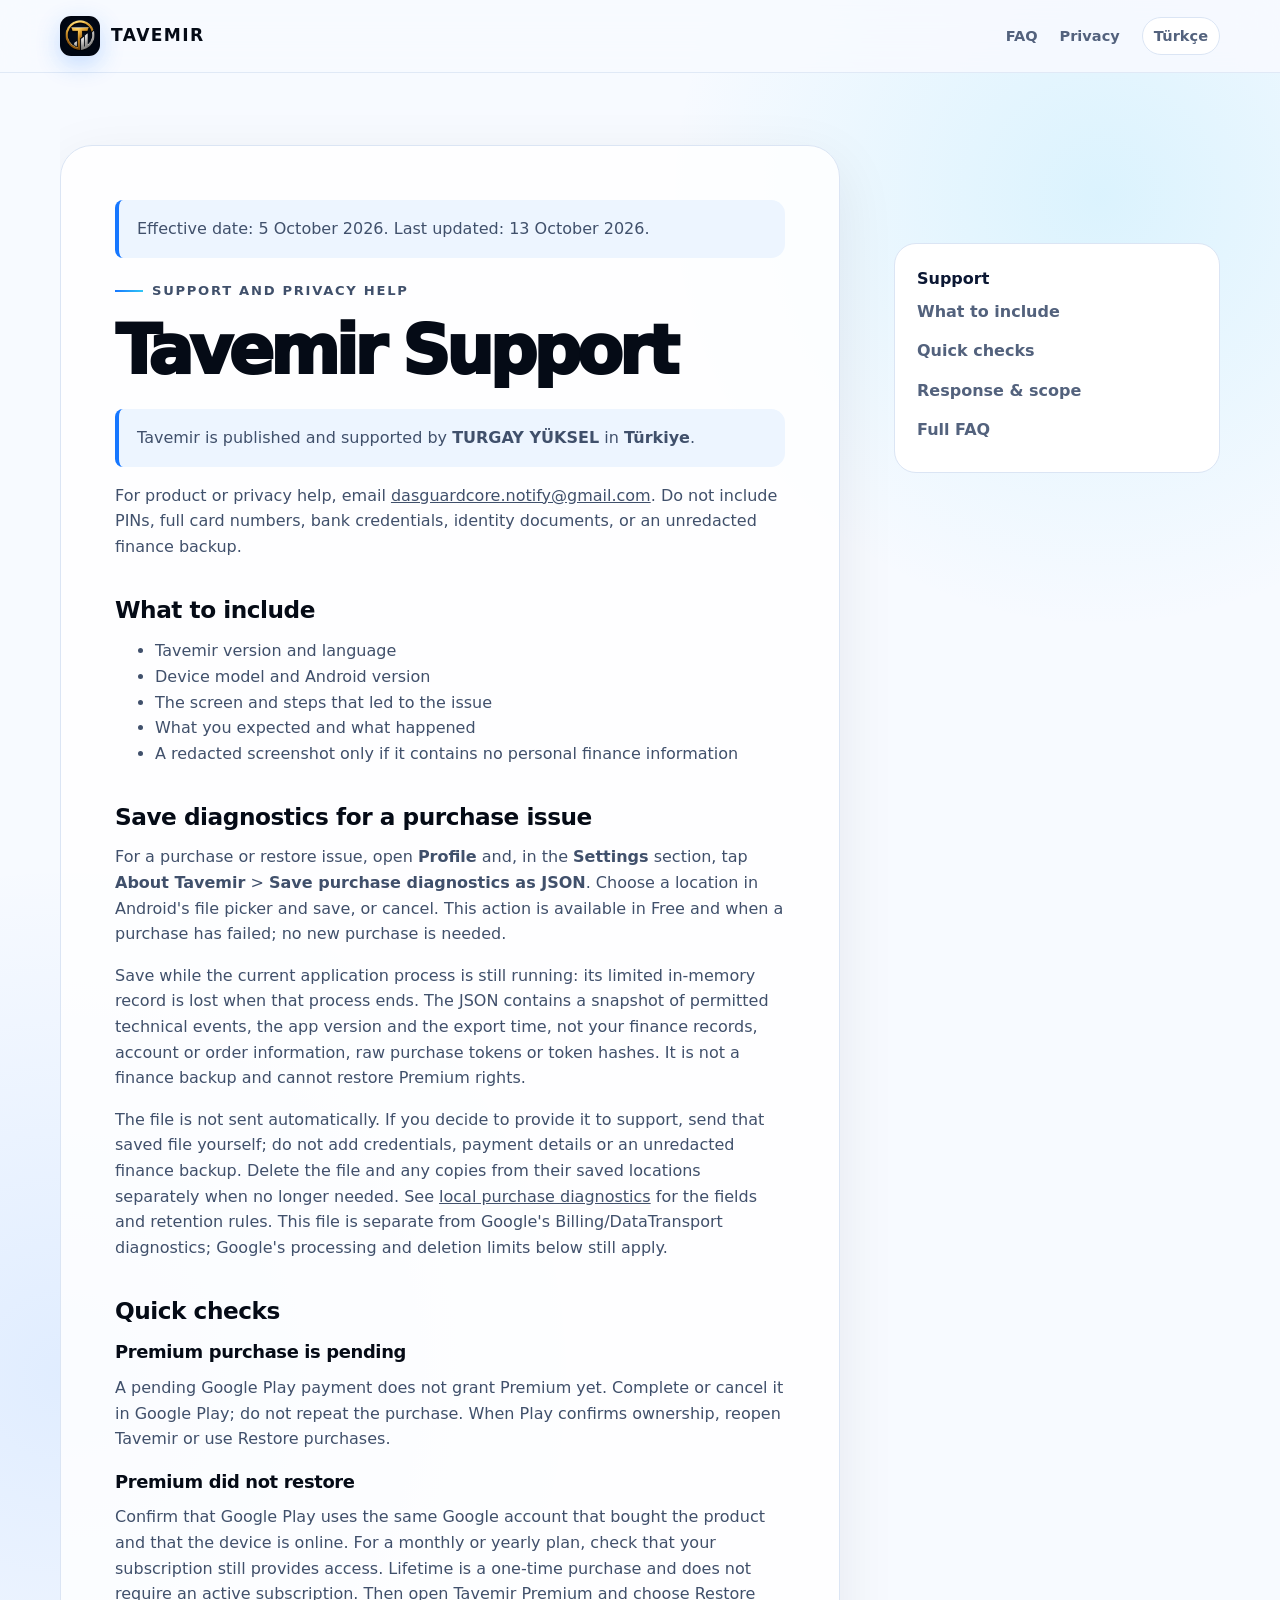
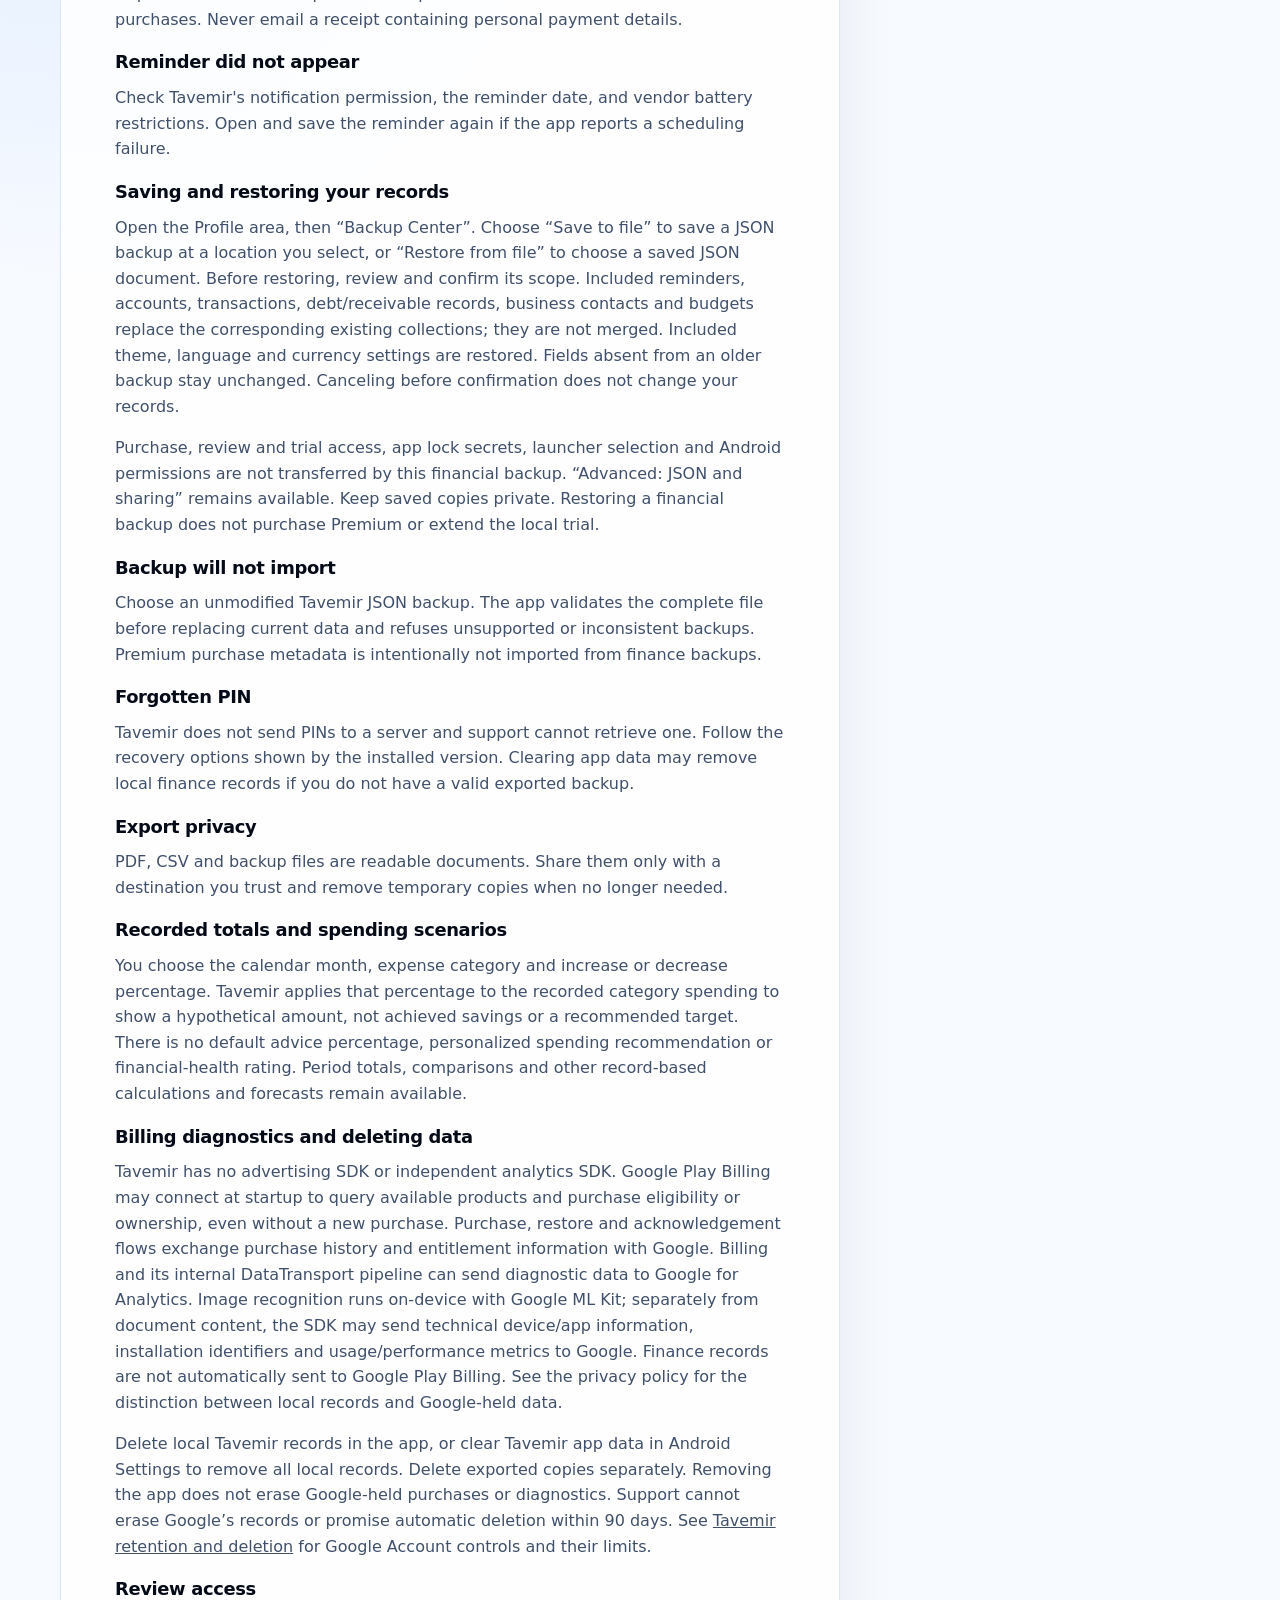
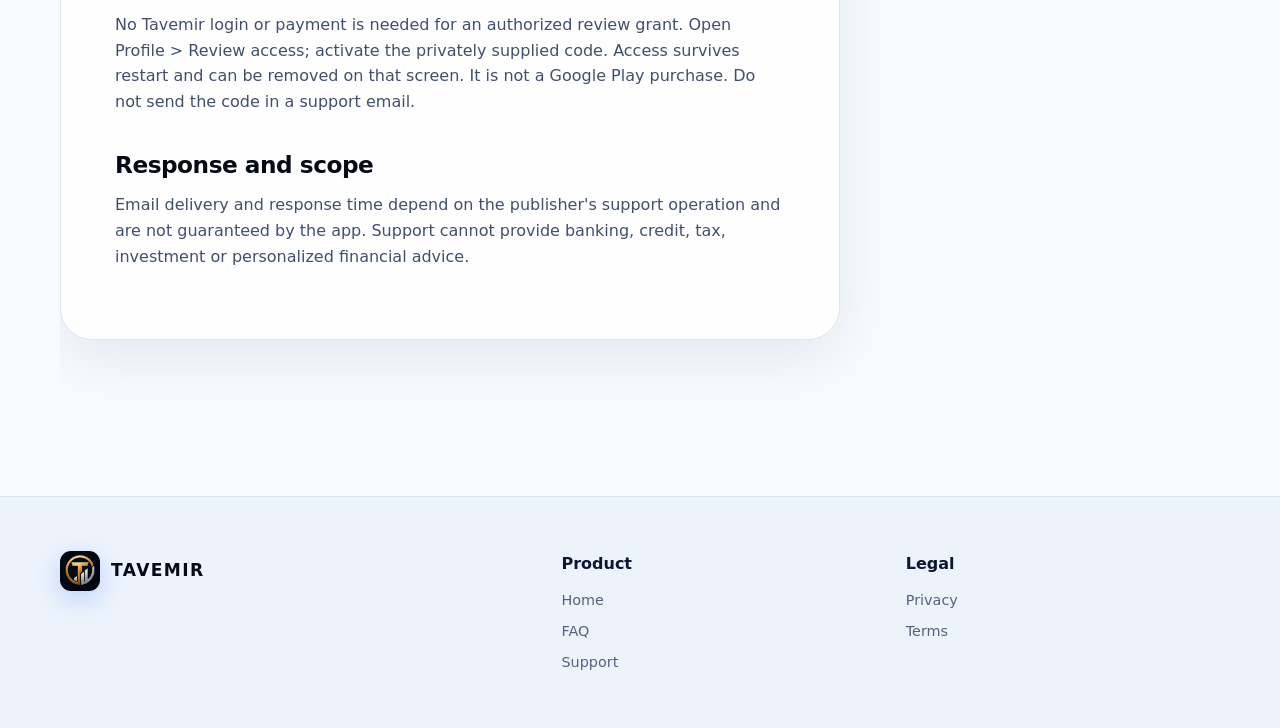
<file: support/index.html>
<!doctype html>
<html lang="en">
  <head><meta charset="utf-8"><meta name="viewport" content="width=device-width, initial-scale=1"><title>Support — Tavemir</title><meta name="description" content="Get help with Tavemir budgets, reminders, backups, exports and app lock."><meta name="robots" content="index,follow"><meta name="theme-color" content="#071329"><link rel="canonical" href="https://dasguardcorenotify-del.github.io/tavemir-legal/support/"><link rel="alternate" hreflang="en" href="https://dasguardcorenotify-del.github.io/tavemir-legal/support/"><link rel="alternate" hreflang="tr" href="https://dasguardcorenotify-del.github.io/tavemir-legal/tr/destek/"><link rel="icon" href="../assets/tavemir-icon-512.png"><link rel="stylesheet" href="../assets/site.css"></head>
  <body><a class="skip-link" href="#main">Skip to content</a><header class="site-header"><nav class="nav" aria-label="Primary navigation"><a class="brand" href="../"><img src="../assets/tavemir-icon-512.png" alt="" width="40" height="40">TAVEMIR</a><div class="nav-links"><a href="../faq/">FAQ</a><a href="../privacy/">Privacy</a><a class="language-link" href="../tr/destek/" lang="tr" hreflang="tr">Türkçe</a></div></nav></header>
    <main class="legal-main" id="main"><article class="legal-copy"><p class="notice" data-deploy-date="2026-10-13">Effective date: 5 October 2026. Last updated: 13 October 2026.</p>
<p class="eyebrow">Support and privacy help</p><h1>Tavemir Support</h1><p class="notice">Tavemir is published and supported by <strong>TURGAY YÜKSEL</strong> in <strong>Türkiye</strong>.</p><p>For product or privacy help, email <a href="mailto:dasguardcore.notify@gmail.com?subject=Tavemir%20Support">dasguardcore.notify@gmail.com</a>. Do not include PINs, full card numbers, bank credentials, identity documents, or an unredacted finance backup.</p>
      <h2 id="include">What to include</h2><ul><li>Tavemir version and language</li><li>Device model and Android version</li><li>The screen and steps that led to the issue</li><li>What you expected and what happened</li><li>A redacted screenshot only if it contains no personal finance information</li></ul>
      <h2 id="purchase-diagnostics">Save diagnostics for a purchase issue</h2>
      <p>For a purchase or restore issue, open <strong>Profile</strong> and, in the <strong>Settings</strong> section, tap <strong>About Tavemir</strong> &gt; <strong>Save purchase diagnostics as JSON</strong>. Choose a location in Android's file picker and save, or cancel. This action is available in Free and when a purchase has failed; no new purchase is needed.</p>
      <p>Save while the current application process is still running: its limited in-memory record is lost when that process ends. The JSON contains a snapshot of permitted technical events, the app version and the export time, not your finance records, account or order information, raw purchase tokens or token hashes. It is not a finance backup and cannot restore Premium rights.</p>
      <p>The file is not sent automatically. If you decide to provide it to support, send that saved file yourself; do not add credentials, payment details or an unredacted finance backup. Delete the file and any copies from their saved locations separately when no longer needed. See <a href="../privacy/#local-purchase-diagnostics">local purchase diagnostics</a> for the fields and retention rules. This file is separate from Google's Billing/DataTransport diagnostics; Google's processing and deletion limits below still apply.</p>
      <h2 id="quick">Quick checks</h2><h3>Premium purchase is pending</h3><p>A pending Google Play payment does not grant Premium yet. Complete or cancel it in Google Play; do not repeat the purchase. When Play confirms ownership, reopen Tavemir or use Restore purchases.</p><h3>Premium did not restore</h3><p>Confirm that Google Play uses the same Google account that bought the product and that the device is online. For a monthly or yearly plan, check that your subscription still provides access. Lifetime is a one-time purchase and does not require an active subscription. Then open Tavemir Premium and choose Restore purchases. Never email a receipt containing personal payment details.</p><h3>Reminder did not appear</h3><p>Check Tavemir's notification permission, the reminder date, and vendor battery restrictions. Open and save the reminder again if the app reports a scheduling failure.</p><h3 id="backup-files">Saving and restoring your records</h3>
      <p>Open the Profile area, then “Backup Center”. Choose “Save to file” to save a JSON backup at a location you select, or “Restore from file” to choose a saved JSON document. Before restoring, review and confirm its scope. Included reminders, accounts, transactions, debt/receivable records, business contacts and budgets replace the corresponding existing collections; they are not merged. Included theme, language and currency settings are restored. Fields absent from an older backup stay unchanged. Canceling before confirmation does not change your records.</p>
      <p>Purchase, review and trial access, app lock secrets, launcher selection and Android permissions are not transferred by this financial backup. “Advanced: JSON and sharing” remains available. Keep saved copies private. Restoring a financial backup does not purchase Premium or extend the local trial.</p>
      <h3>Backup will not import</h3><p>Choose an unmodified Tavemir JSON backup. The app validates the complete file before replacing current data and refuses unsupported or inconsistent backups. Premium purchase metadata is intentionally not imported from finance backups.</p><h3>Forgotten PIN</h3><p>Tavemir does not send PINs to a server and support cannot retrieve one. Follow the recovery options shown by the installed version. Clearing app data may remove local finance records if you do not have a valid exported backup.</p><h3>Export privacy</h3><p>PDF, CSV and backup files are readable documents. Share them only with a destination you trust and remove temporary copies when no longer needed.</p>
      <h3>Recorded totals and spending scenarios</h3><p>You choose the calendar month, expense category and increase or decrease percentage. Tavemir applies that percentage to the recorded category spending to show a hypothetical amount, not achieved savings or a recommended target. There is no default advice percentage, personalized spending recommendation or financial-health rating. Period totals, comparisons and other record-based calculations and forecasts remain available.</p><h3>Billing diagnostics and deleting data</h3><p>Tavemir has no advertising SDK or independent analytics SDK. Google Play Billing may connect at startup to query available products and purchase eligibility or ownership, even without a new purchase. Purchase, restore and acknowledgement flows exchange purchase history and entitlement information with Google. Billing and its internal DataTransport pipeline can send diagnostic data to Google for Analytics. Image recognition runs on-device with Google ML Kit; separately from document content, the SDK may send technical device/app information, installation identifiers and usage/performance metrics to Google. Finance records are not automatically sent to Google Play Billing. See the privacy policy for the distinction between local records and Google-held data.</p><p>Delete local Tavemir records in the app, or clear Tavemir app data in Android Settings to remove all local records. Delete exported copies separately. Removing the app does not erase Google-held purchases or diagnostics. Support cannot erase Google’s records or promise automatic deletion within 90 days. See <a href="../privacy/#retention">Tavemir retention and deletion</a> for Google Account controls and their limits.</p><h3>Review access</h3><p>No Tavemir login or payment is needed for an authorized review grant. Open Profile &gt; Review access; activate the privately supplied code. Access survives restart and can be removed on that screen. It is not a Google Play purchase. Do not send the code in a support email.</p>
      <h2 id="response">Response and scope</h2><p>Email delivery and response time depend on the publisher's support operation and are not guaranteed by the app. Support cannot provide banking, credit, tax, investment or personalized financial advice.</p>
    </article><aside class="legal-aside" aria-label="Support sections"><strong>Support</strong><a href="#include">What to include</a><a href="#quick">Quick checks</a><a href="#response">Response &amp; scope</a><a href="../faq/">Full FAQ</a></aside></main>
    <footer class="site-footer"><div class="footer-inner"><div><a class="brand" href="../"><img src="../assets/tavemir-icon-512.png" alt="" width="40" height="40">TAVEMIR</a></div><div class="footer-links"><strong>Product</strong><a href="../">Home</a><a href="../faq/">FAQ</a><a href="./" aria-current="page">Support</a></div><div class="footer-links"><strong>Legal</strong><a href="../privacy/">Privacy</a><a href="../terms/">Terms</a></div></div></footer>
  </body>
</html>
</file>
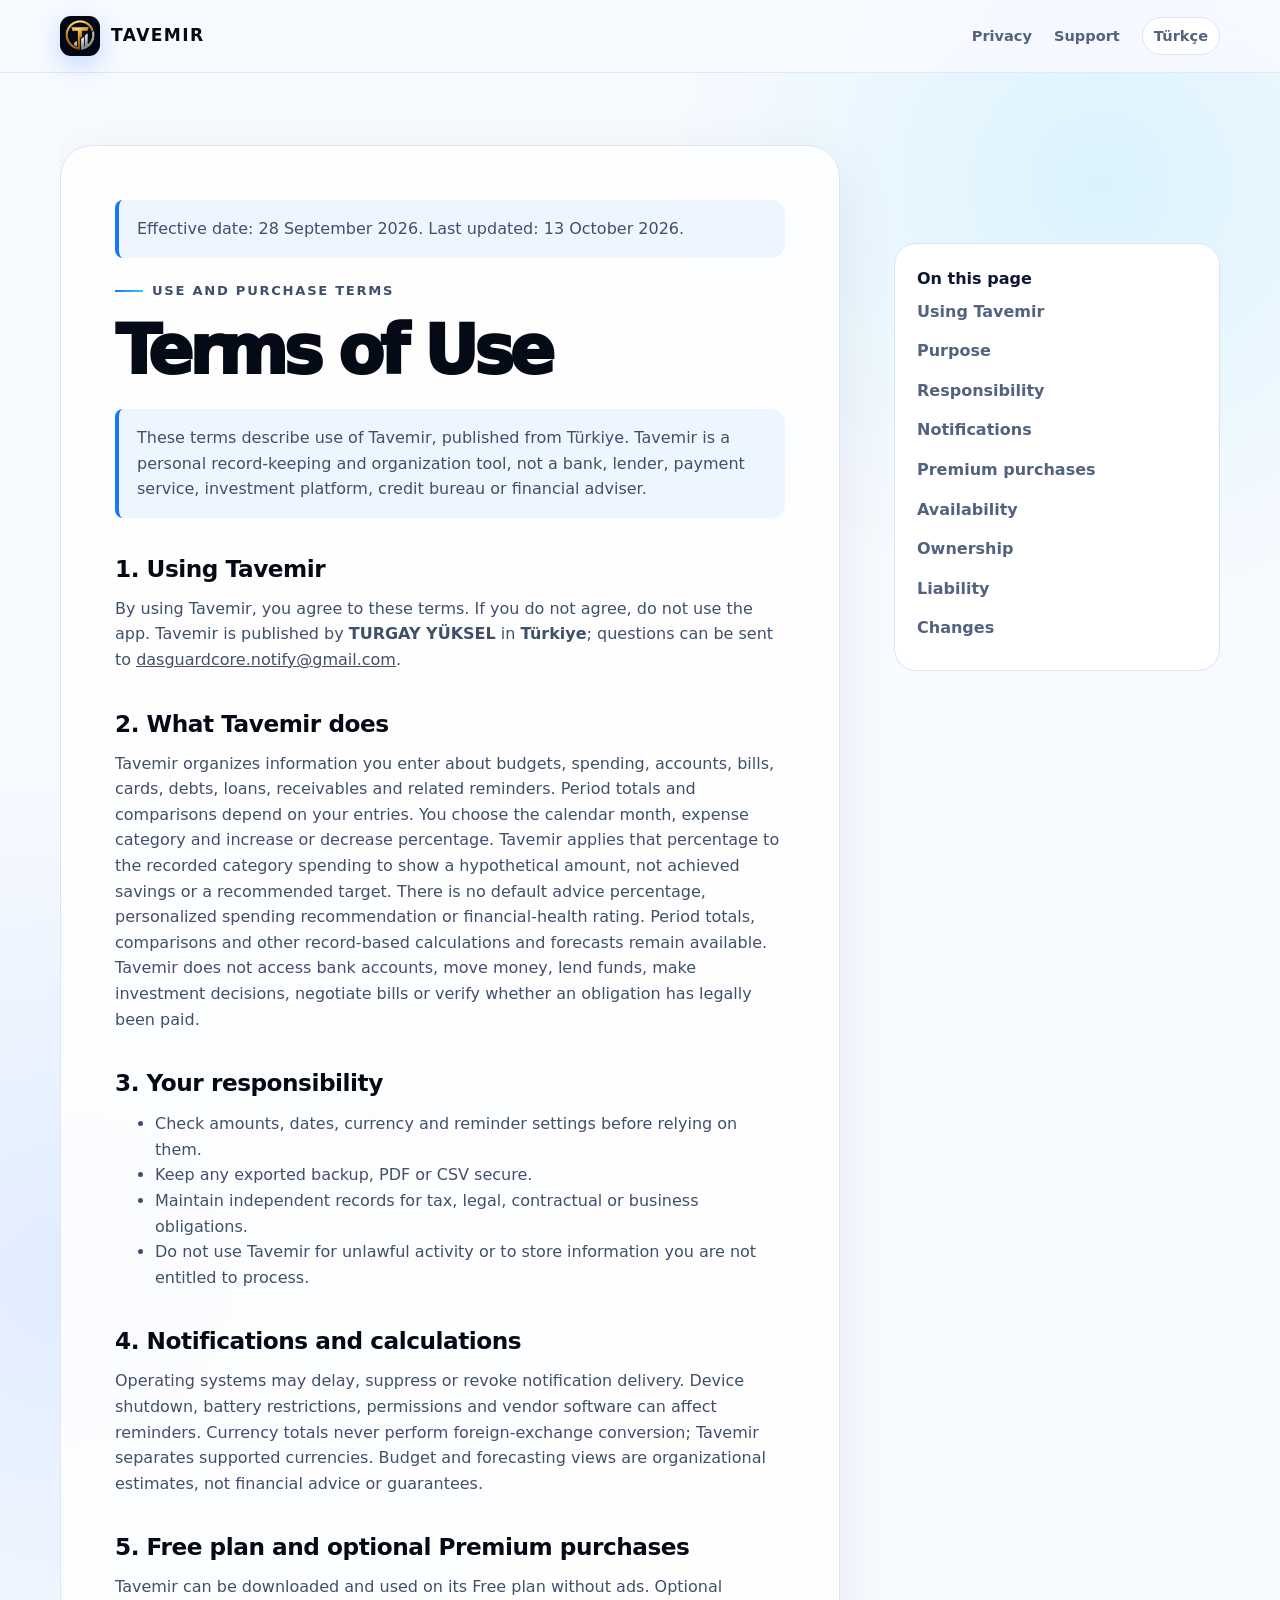
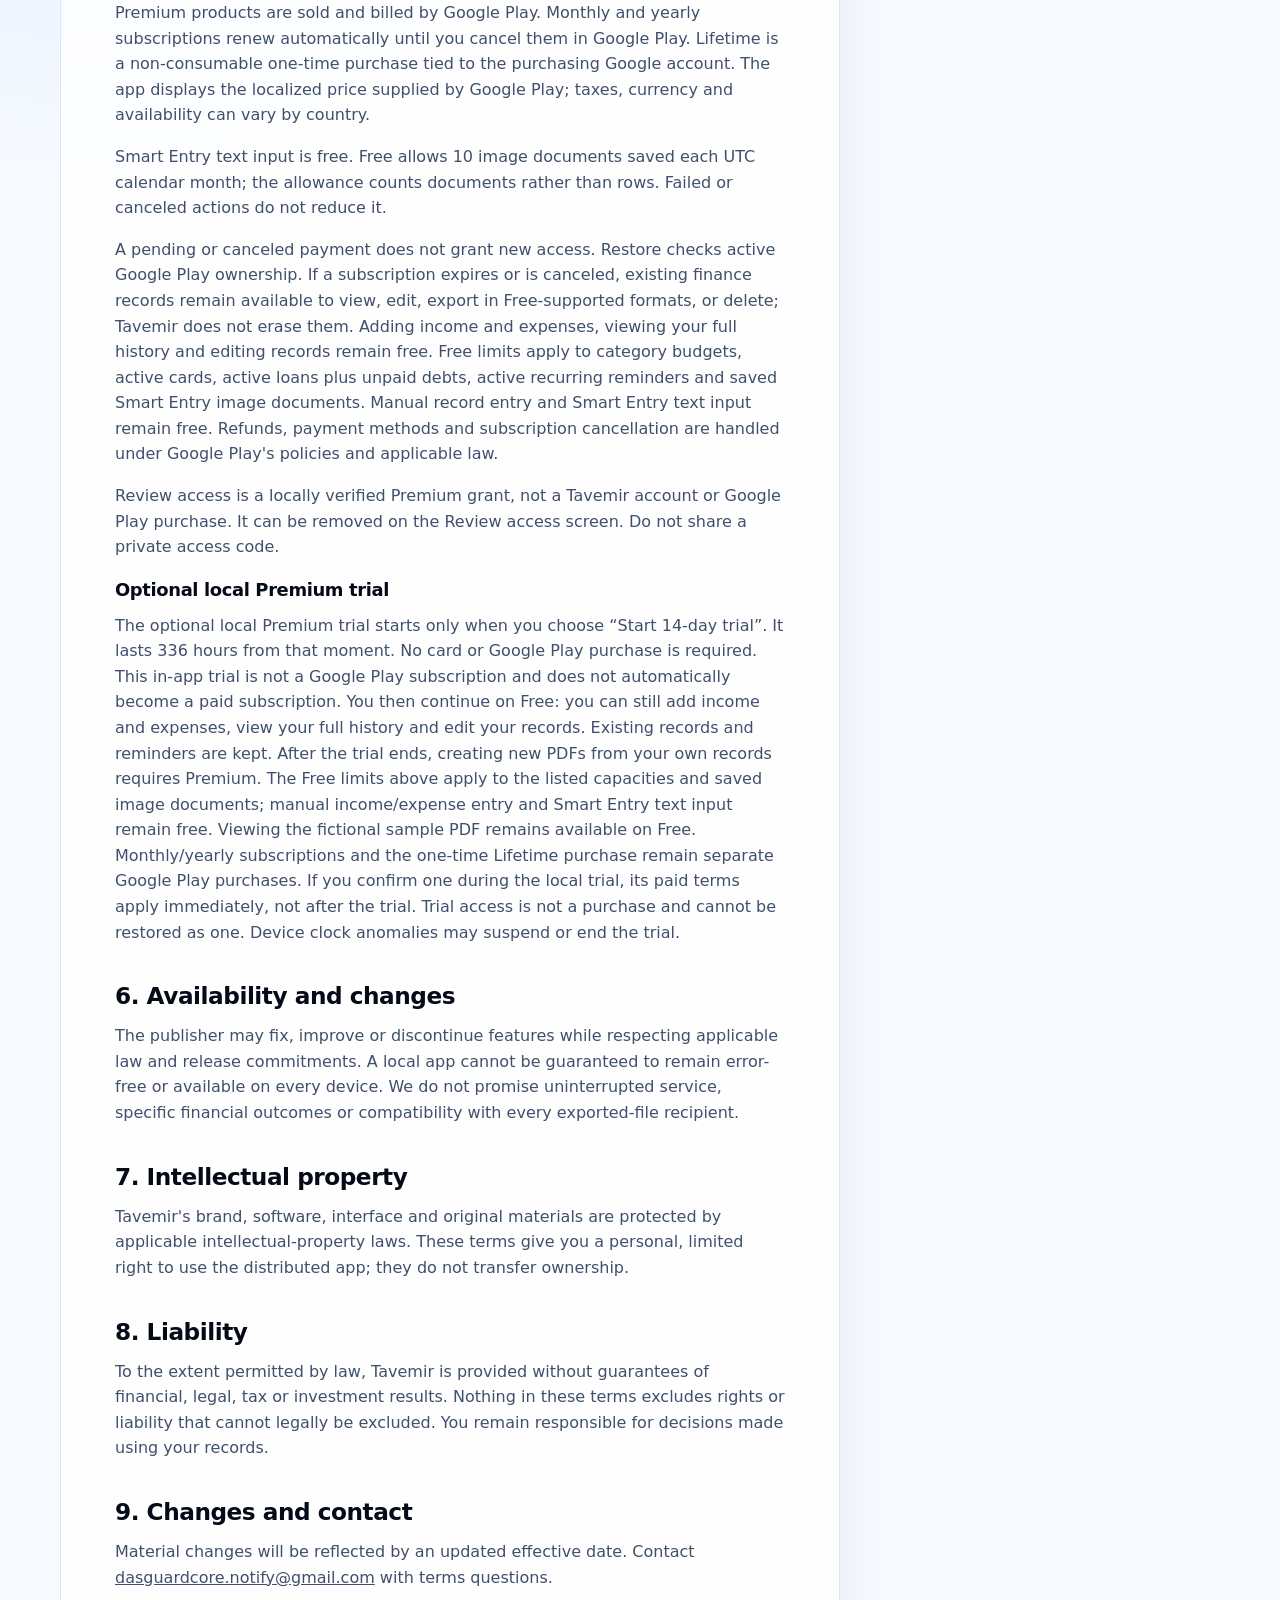
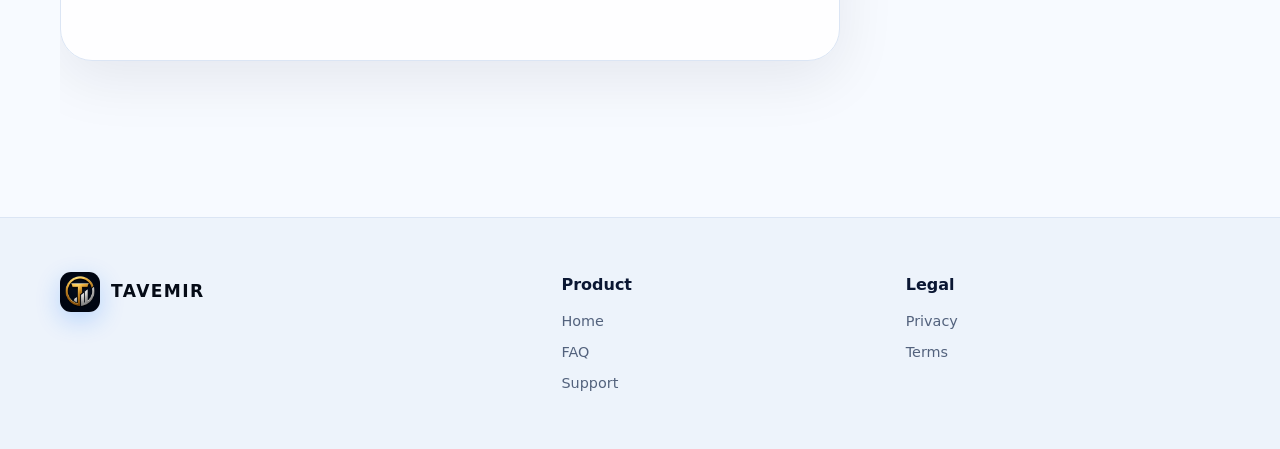
<file: terms/index.html>
<!doctype html>
<html lang="en">
  <head>
    <meta charset="utf-8"><meta name="viewport" content="width=device-width, initial-scale=1">
    <title>Terms of Use — Tavemir</title><meta name="description" content="Terms for using Tavemir as a personal finance record-keeping and organization tool.">
    <meta name="robots" content="index,follow"><meta name="theme-color" content="#071329"><link rel="canonical" href="https://dasguardcorenotify-del.github.io/tavemir-legal/terms/">
    <link rel="alternate" hreflang="en" href="https://dasguardcorenotify-del.github.io/tavemir-legal/terms/"><link rel="alternate" hreflang="tr" href="https://dasguardcorenotify-del.github.io/tavemir-legal/tr/kosullar/">
    <link rel="icon" href="../assets/tavemir-icon-512.png"><link rel="stylesheet" href="../assets/site.css">
  </head>
  <body><a class="skip-link" href="#main">Skip to content</a><header class="site-header"><nav class="nav" aria-label="Primary navigation"><a class="brand" href="../"><img src="../assets/tavemir-icon-512.png" alt="" width="40" height="40">TAVEMIR</a><div class="nav-links"><a href="../privacy/">Privacy</a><a href="../support/">Support</a><a class="language-link" href="../tr/kosullar/" lang="tr" hreflang="tr">Türkçe</a></div></nav></header>
    <main class="legal-main" id="main"><article class="legal-copy"><p class="notice" data-deploy-date="2026-10-13">Effective date: 28 September 2026. Last updated: 13 October 2026.</p>
<p class="eyebrow">Use and purchase terms</p><h1>Terms of Use</h1>
      <p class="notice">These terms describe use of Tavemir, published from Türkiye. Tavemir is a personal record-keeping and organization tool, not a bank, lender, payment service, investment platform, credit bureau or financial adviser.</p>
      <h2 id="acceptance">1. Using Tavemir</h2><p>By using Tavemir, you agree to these terms. If you do not agree, do not use the app. Tavemir is published by <strong>TURGAY YÜKSEL</strong> in <strong>Türkiye</strong>; questions can be sent to <a href="mailto:dasguardcore.notify@gmail.com">dasguardcore.notify@gmail.com</a>.</p>
      <h2 id="purpose">2. What Tavemir does</h2><p>Tavemir organizes information you enter about budgets, spending, accounts, bills, cards, debts, loans, receivables and related reminders. Period totals and comparisons depend on your entries. You choose the calendar month, expense category and increase or decrease percentage. Tavemir applies that percentage to the recorded category spending to show a hypothetical amount, not achieved savings or a recommended target. There is no default advice percentage, personalized spending recommendation or financial-health rating. Period totals, comparisons and other record-based calculations and forecasts remain available. Tavemir does not access bank accounts, move money, lend funds, make investment decisions, negotiate bills or verify whether an obligation has legally been paid.</p>
      <h2 id="responsibility">3. Your responsibility</h2><ul><li>Check amounts, dates, currency and reminder settings before relying on them.</li><li>Keep any exported backup, PDF or CSV secure.</li><li>Maintain independent records for tax, legal, contractual or business obligations.</li><li>Do not use Tavemir for unlawful activity or to store information you are not entitled to process.</li></ul>
      <h2 id="notifications">4. Notifications and calculations</h2><p>Operating systems may delay, suppress or revoke notification delivery. Device shutdown, battery restrictions, permissions and vendor software can affect reminders. Currency totals never perform foreign-exchange conversion; Tavemir separates supported currencies. Budget and forecasting views are organizational estimates, not financial advice or guarantees.</p>
      <h2 id="purchases">5. Free plan and optional Premium purchases</h2><p>Tavemir can be downloaded and used on its Free plan without ads. Optional Premium products are sold and billed by Google Play. Monthly and yearly subscriptions renew automatically until you cancel them in Google Play. Lifetime is a non-consumable one-time purchase tied to the purchasing Google account. The app displays the localized price supplied by Google Play; taxes, currency and availability can vary by country.</p><p>Smart Entry text input is free. Free allows 10 image documents saved each UTC calendar month; the allowance counts documents rather than rows. Failed or canceled actions do not reduce it.</p>
<p>A pending or canceled payment does not grant new access. Restore checks active Google Play ownership. If a subscription expires or is canceled, existing finance records remain available to view, edit, export in Free-supported formats, or delete; Tavemir does not erase them. Adding income and expenses, viewing your full history and editing records remain free. Free limits apply to category budgets, active cards, active loans plus unpaid debts, active recurring reminders and saved Smart Entry image documents. Manual record entry and Smart Entry text input remain free. Refunds, payment methods and subscription cancellation are handled under Google Play's policies and applicable law.</p>
      <p>Review access is a locally verified Premium grant, not a Tavemir account or Google Play purchase. It can be removed on the Review access screen. Do not share a private access code.</p>
      <h3 id="local-premium-trial">Optional local Premium trial</h3>
      <p>The optional local Premium trial starts only when you choose “Start 14-day trial”. It lasts 336 hours from that moment. No card or Google Play purchase is required. This in-app trial is not a Google Play subscription and does not automatically become a paid subscription. You then continue on Free: you can still add income and expenses, view your full history and edit your records. Existing records and reminders are kept. After the trial ends, creating new PDFs from your own records requires Premium. The Free limits above apply to the listed capacities and saved image documents; manual income/expense entry and Smart Entry text input remain free. Viewing the fictional sample PDF remains available on Free. Monthly/yearly subscriptions and the one-time Lifetime purchase remain separate Google Play purchases. If you confirm one during the local trial, its paid terms apply immediately, not after the trial. Trial access is not a purchase and cannot be restored as one. Device clock anomalies may suspend or end the trial.</p>
      <h2 id="availability">6. Availability and changes</h2><p>The publisher may fix, improve or discontinue features while respecting applicable law and release commitments. A local app cannot be guaranteed to remain error-free or available on every device. We do not promise uninterrupted service, specific financial outcomes or compatibility with every exported-file recipient.</p>
      <h2 id="ownership">7. Intellectual property</h2><p>Tavemir's brand, software, interface and original materials are protected by applicable intellectual-property laws. These terms give you a personal, limited right to use the distributed app; they do not transfer ownership.</p>
      <h2 id="liability">8. Liability</h2><p>To the extent permitted by law, Tavemir is provided without guarantees of financial, legal, tax or investment results. Nothing in these terms excludes rights or liability that cannot legally be excluded. You remain responsible for decisions made using your records.</p>
      <h2 id="changes">9. Changes and contact</h2><p>Material changes will be reflected by an updated effective date. Contact <a href="mailto:dasguardcore.notify@gmail.com">dasguardcore.notify@gmail.com</a> with terms questions.</p>
    </article><aside class="legal-aside" aria-label="On this page"><strong>On this page</strong><a href="#acceptance">Using Tavemir</a><a href="#purpose">Purpose</a><a href="#responsibility">Responsibility</a><a href="#notifications">Notifications</a><a href="#purchases">Premium purchases</a><a href="#availability">Availability</a><a href="#ownership">Ownership</a><a href="#liability">Liability</a><a href="#changes">Changes</a></aside></main>
    <footer class="site-footer"><div class="footer-inner"><div><a class="brand" href="../"><img src="../assets/tavemir-icon-512.png" alt="" width="40" height="40">TAVEMIR</a></div><div class="footer-links"><strong>Product</strong><a href="../">Home</a><a href="../faq/">FAQ</a><a href="../support/">Support</a></div><div class="footer-links"><strong>Legal</strong><a href="../privacy/">Privacy</a><a href="./" aria-current="page">Terms</a></div></div></footer>
  </body>
</html>
</file>
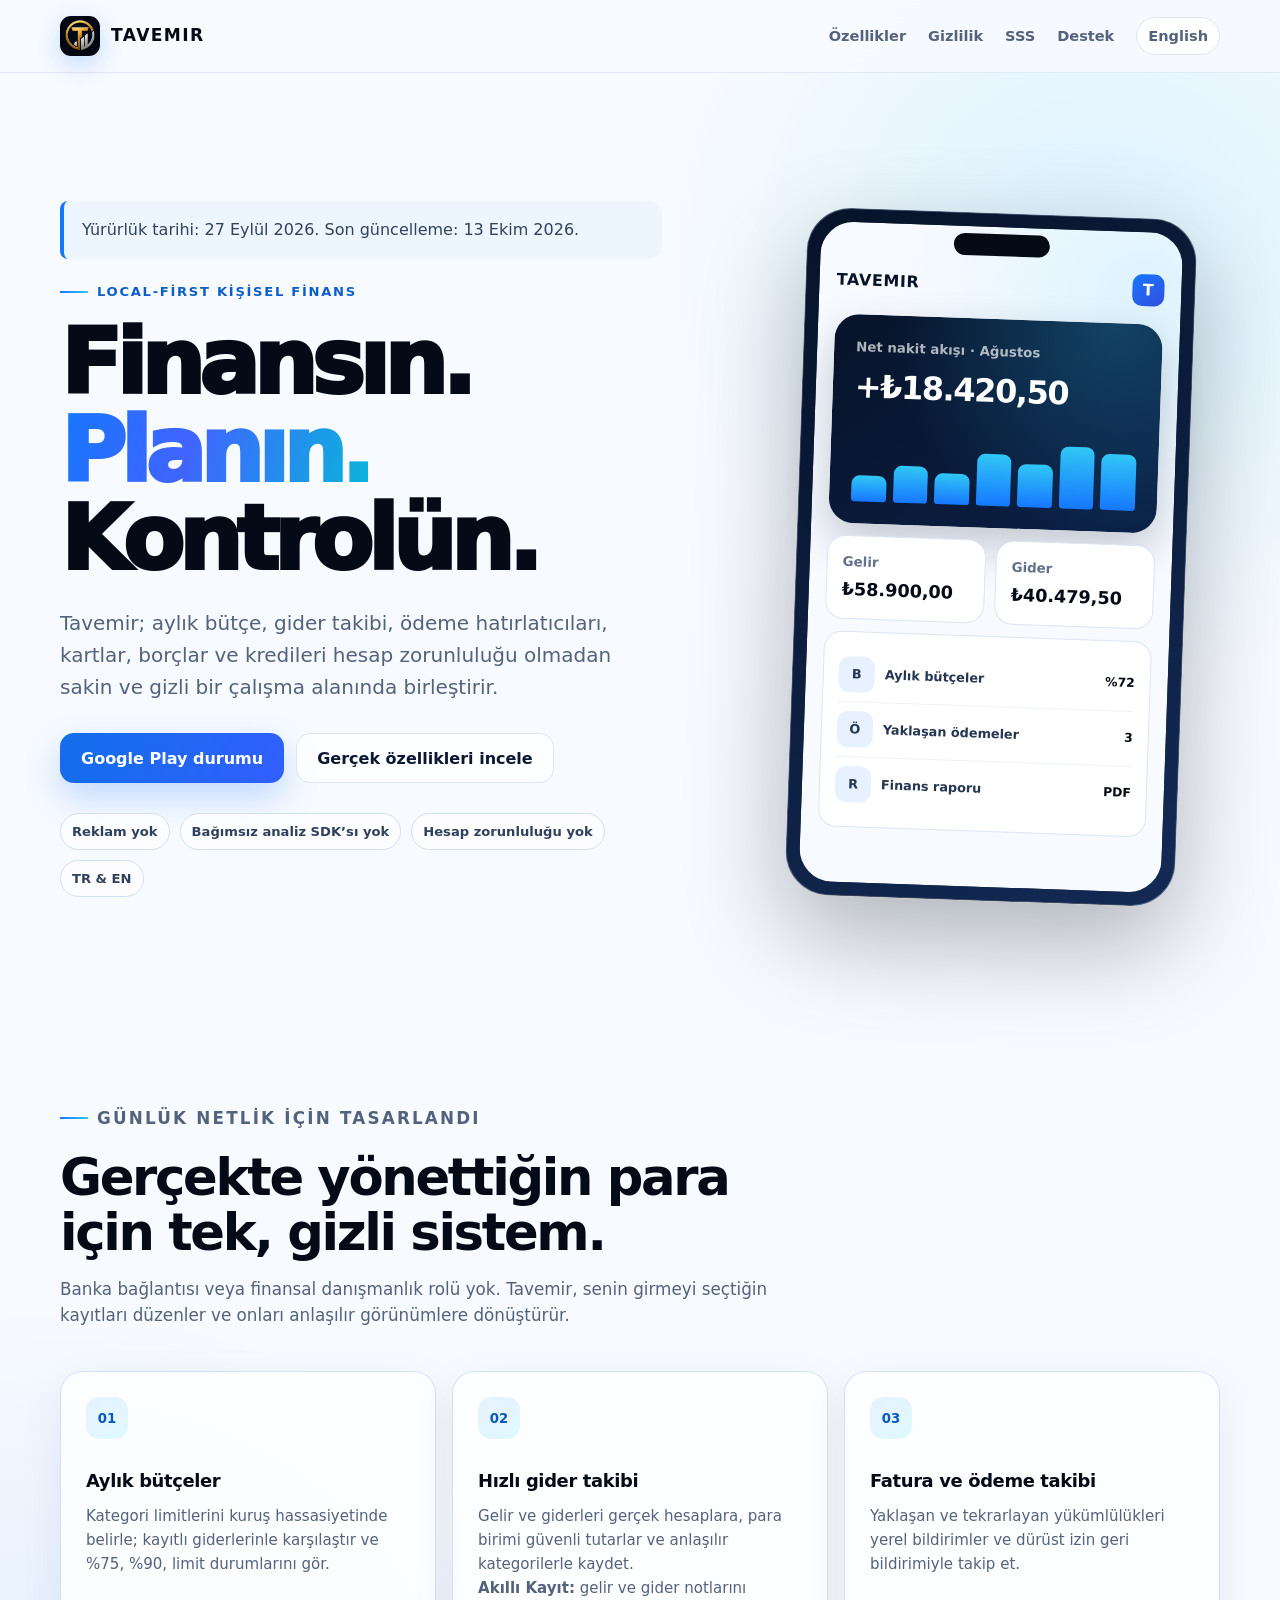
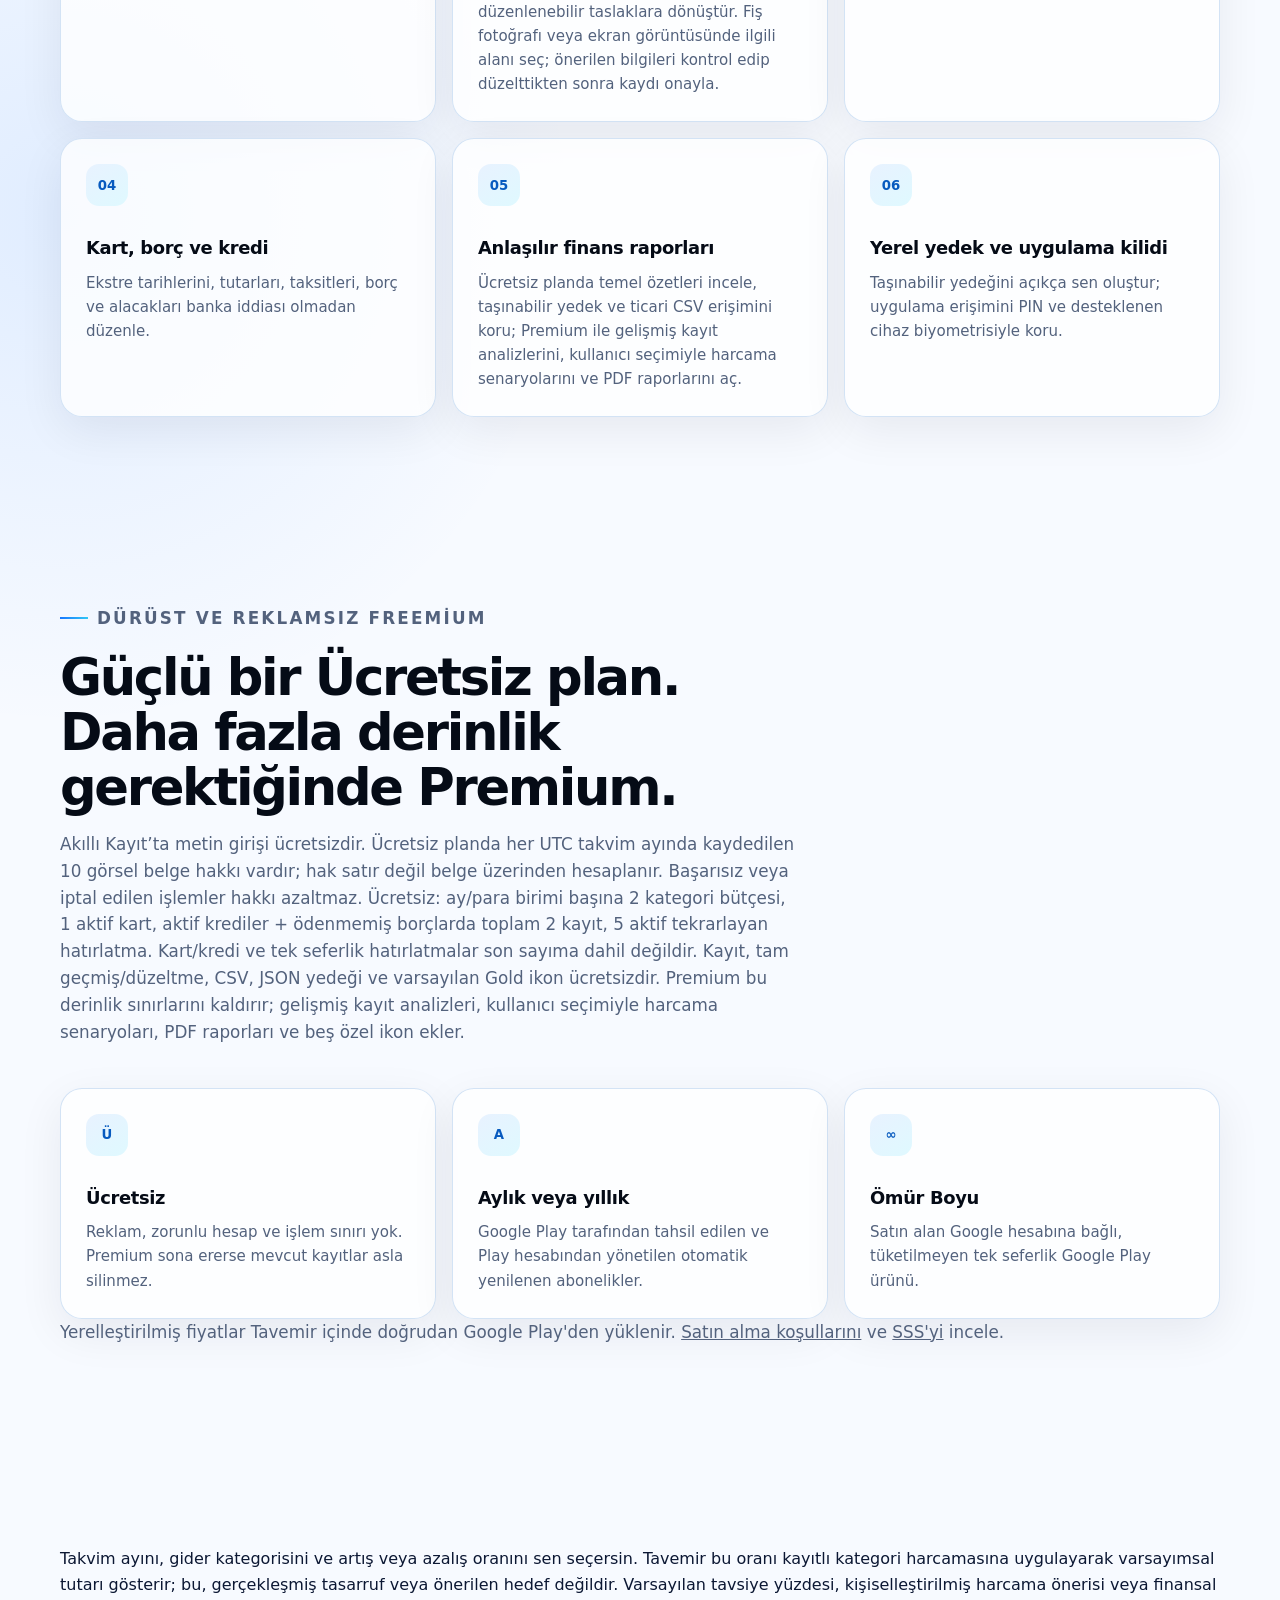
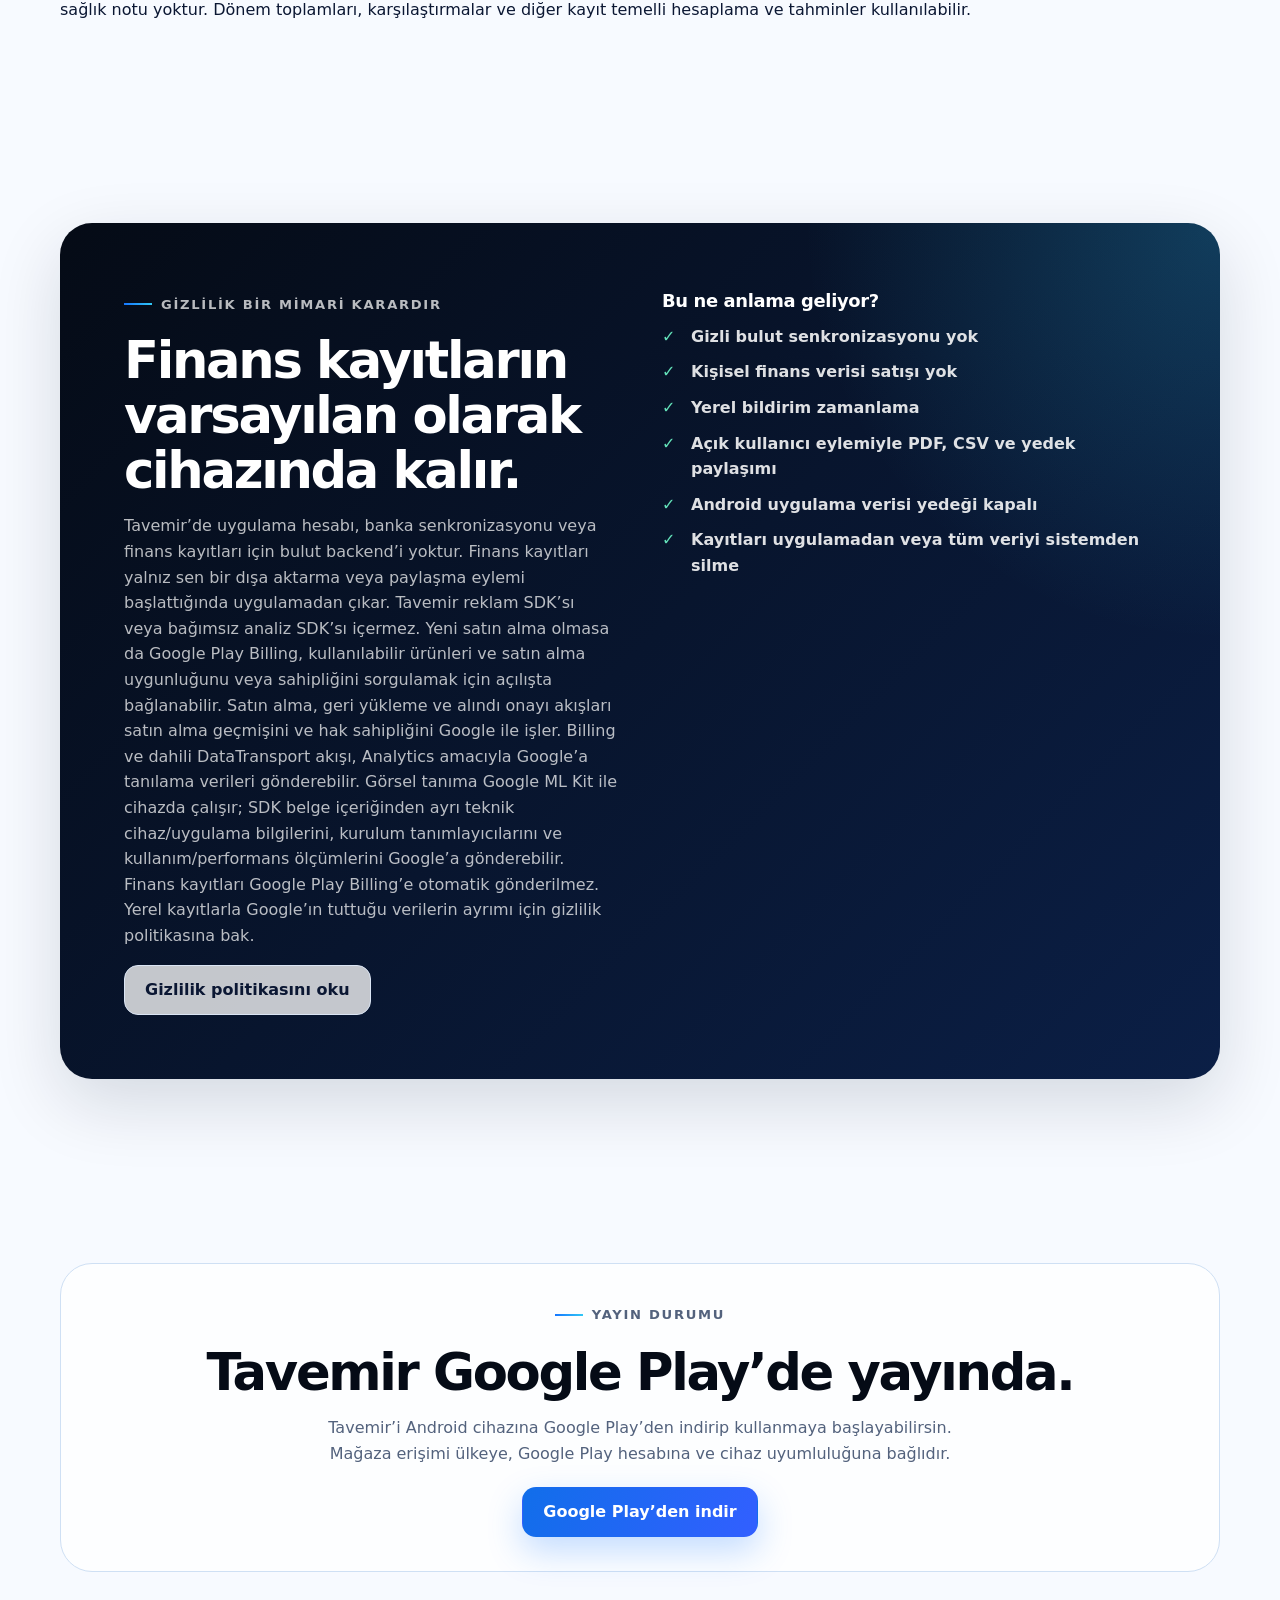
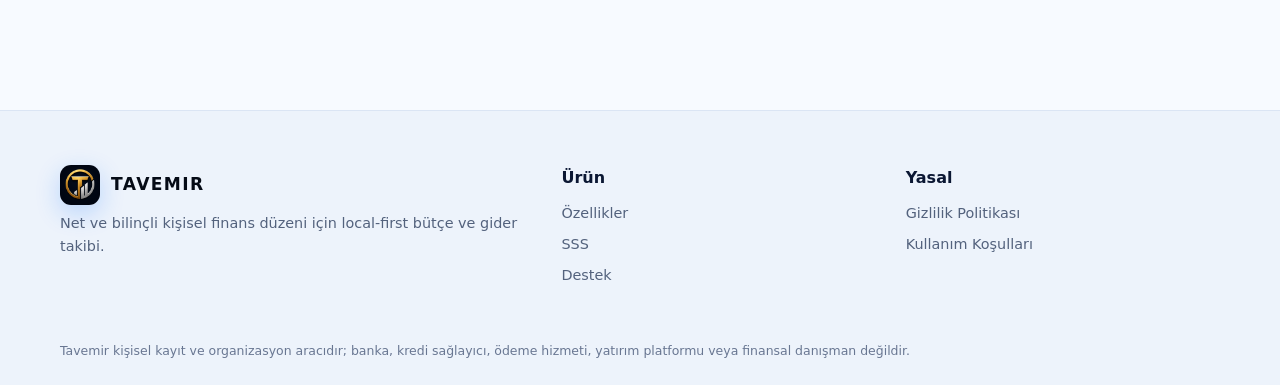
<file: tr/index.html>
<!doctype html>
<html lang="tr">
  <head>
    <meta charset="utf-8">
    <meta name="viewport" content="width=device-width, initial-scale=1">
    <title>Tavemir — Gizlilik Odaklı Bütçe ve Gider Takibi</title>
    <meta name="description" content="Tavemir ile aylık bütçeni planla; gider, ödeme, kart, borç ve kredi kayıtlarını cihazında düzenle; anlaşılır raporlar oluştur.">
    <meta name="theme-color" content="#071329">
    <meta name="robots" content="index,follow,max-image-preview:large">
    <link rel="canonical" href="https://dasguardcorenotify-del.github.io/tavemir-legal/tr/">
    <link rel="alternate" hreflang="en" href="https://dasguardcorenotify-del.github.io/tavemir-legal/">
    <link rel="alternate" hreflang="tr" href="https://dasguardcorenotify-del.github.io/tavemir-legal/tr/">
    <link rel="alternate" hreflang="x-default" href="https://dasguardcorenotify-del.github.io/tavemir-legal/">
    <link rel="icon" href="../assets/tavemir-icon-512.png">
    <link rel="apple-touch-icon" href="../assets/tavemir-icon-512.png">
    <link rel="manifest" href="../site.webmanifest">
    <link rel="stylesheet" href="../assets/site.css">
    <meta property="og:type" content="website">
    <meta property="og:site_name" content="Tavemir">
    <meta property="og:title" content="Tavemir — Finansın. Planın. Kontrolün.">
    <meta property="og:description" content="Günlük finans düzeni için gizlilik odaklı, local-first bütçe ve gider takibi.">
    <meta property="og:url" content="https://dasguardcorenotify-del.github.io/tavemir-legal/tr/">
    <meta property="og:image" content="https://dasguardcorenotify-del.github.io/tavemir-legal/assets/tavemir-icon-512.png">
    <meta name="twitter:card" content="summary_large_image">
    <meta name="twitter:title" content="Tavemir — Bütçe ve Gider Takibi">
    <meta name="twitter:description" content="Bütçe, gider, ödeme, kart, borç ve raporlar — kendi cihazında düzenli.">
    <meta name="twitter:image" content="https://dasguardcorenotify-del.github.io/tavemir-legal/assets/tavemir-icon-512.png">
    <script type="application/ld+json">
      {
        "@context": "https://schema.org",
        "@type": "SoftwareApplication",
        "name": "Tavemir",
        "applicationCategory": "FinanceApplication",
        "operatingSystem": "Android",
        "description": "Local-first bütçe, gider, ödeme, kart, borç ve kredi takip uygulaması.",
        "inLanguage": ["tr", "en"],
        "url": "https://dasguardcorenotify-del.github.io/tavemir-legal/tr/",
        "offers": { "@type": "Offer", "price": "0", "priceCurrency": "TRY" }
      }
    </script>
  </head>
  <body>
    <a class="skip-link" href="#main">İçeriğe geç</a>
    <header class="site-header">
      <nav class="nav" aria-label="Ana gezinme">
        <a class="brand" href="./" aria-label="Tavemir ana sayfa"><img src="../assets/tavemir-icon-512.png" alt="" width="40" height="40">TAVEMIR</a>
        <div class="nav-links"><a href="#ozellikler">Özellikler</a><a href="#gizlilik">Gizlilik</a><a href="sss/">SSS</a><a href="destek/">Destek</a><a class="language-link" href="../" lang="en" hreflang="en">English</a></div>
      </nav>
    </header>

    <main id="main">
      <section class="hero" aria-labelledby="hero-title">
        <div>
          <p class="notice" data-deploy-date="2026-10-13">Yürürlük tarihi: 27 Eylül 2026. Son güncelleme: 13 Ekim 2026.</p>
<p class="eyebrow">Local-first kişisel finans</p>
          <h1 id="hero-title">Finansın. <span class="accent">Planın.</span> Kontrolün.</h1>
          <p class="hero-copy">Tavemir; aylık bütçe, gider takibi, ödeme hatırlatıcıları, kartlar, borçlar ve kredileri hesap zorunluluğu olmadan sakin ve gizli bir çalışma alanında birleştirir.</p>
          <div class="cta-row"><a class="button button-primary" href="#yayin">Google Play durumu</a><a class="button button-secondary" href="#ozellikler">Gerçek özellikleri incele</a></div>
          <ul class="trust-line" aria-label="Ürün ilkeleri"><li>Reklam yok</li><li>Bağımsız analiz SDK’sı yok</li><li>Hesap zorunluluğu yok</li><li>TR &amp; EN</li></ul>
        </div>
        <div class="phone-shell" aria-label="Sentetik verili temsili Tavemir paneli">
          <div class="app-preview">
            <div class="app-topline"><span>TAVEMIR</span><span class="app-avatar" aria-hidden="true">T</span></div>
            <div class="app-hero"><small>Net nakit akışı · Ağustos</small><strong>+₺18.420,50</strong><div class="spark" aria-hidden="true"><i style="height:36%"></i><i style="height:52%"></i><i style="height:43%"></i><i style="height:74%"></i><i style="height:61%"></i><i style="height:88%"></i><i style="height:79%"></i></div></div>
            <div class="preview-grid"><div class="mini-stat"><small>Gelir</small><strong>₺58.900,00</strong></div><div class="mini-stat"><small>Gider</small><strong>₺40.479,50</strong></div></div>
            <div class="preview-list"><div class="preview-row"><span class="preview-icon" aria-hidden="true">B</span><span>Aylık bütçeler</span><strong>%72</strong></div><div class="preview-row"><span class="preview-icon" aria-hidden="true">Ö</span><span>Yaklaşan ödemeler</span><strong>3</strong></div><div class="preview-row"><span class="preview-icon" aria-hidden="true">R</span><span>Finans raporu</span><strong>PDF</strong></div></div>
          </div>
        </div>
      </section>

      <section class="section" id="ozellikler" aria-labelledby="features-title">
        <div class="section-head"><p class="eyebrow">Günlük netlik için tasarlandı</p><h2 id="features-title">Gerçekte yönettiğin para için tek, gizli sistem.</h2><p>Banka bağlantısı veya finansal danışmanlık rolü yok. Tavemir, senin girmeyi seçtiğin kayıtları düzenler ve onları anlaşılır görünümlere dönüştürür.</p></div>
        <div class="feature-grid">
          <article class="feature-card"><span class="feature-number">01</span><h3>Aylık bütçeler</h3><p>Kategori limitlerini kuruş hassasiyetinde belirle; kayıtlı giderlerinle karşılaştır ve %75, %90, limit durumlarını gör.</p></article>
          <article class="feature-card"><span class="feature-number">02</span><h3>Hızlı gider takibi</h3><p>Gelir ve giderleri gerçek hesaplara, para birimi güvenli tutarlar ve anlaşılır kategorilerle kaydet.</p><p><strong>Akıllı Kayıt:</strong> gelir ve gider notlarını düzenlenebilir taslaklara dönüştür. Fiş fotoğrafı veya ekran görüntüsünde ilgili alanı seç; önerilen bilgileri kontrol edip düzelttikten sonra kaydı onayla.</p></article>
          <article class="feature-card"><span class="feature-number">03</span><h3>Fatura ve ödeme takibi</h3><p>Yaklaşan ve tekrarlayan yükümlülükleri yerel bildirimler ve dürüst izin geri bildirimiyle takip et.</p></article>
          <article class="feature-card"><span class="feature-number">04</span><h3>Kart, borç ve kredi</h3><p>Ekstre tarihlerini, tutarları, taksitleri, borç ve alacakları banka iddiası olmadan düzenle.</p></article>
          <article class="feature-card"><span class="feature-number">05</span><h3>Anlaşılır finans raporları</h3><p>Ücretsiz planda temel özetleri incele, taşınabilir yedek ve ticari CSV erişimini koru; Premium ile gelişmiş kayıt analizlerini, kullanıcı seçimiyle harcama senaryolarını ve PDF raporlarını aç.</p></article>
          <article class="feature-card"><span class="feature-number">06</span><h3>Yerel yedek ve uygulama kilidi</h3><p>Taşınabilir yedeğini açıkça sen oluştur; uygulama erişimini PIN ve desteklenen cihaz biyometrisiyle koru.</p></article>
        </div>
      </section>

      <section class="section" id="premium" aria-labelledby="premium-title"><div class="section-head"><p class="eyebrow">Dürüst ve reklamsız freemium</p><h2 id="premium-title">Güçlü bir Ücretsiz plan. Daha fazla derinlik gerektiğinde Premium.</h2><p>Akıllı Kayıt’ta metin girişi ücretsizdir. Ücretsiz planda her UTC takvim ayında kaydedilen 10 görsel belge hakkı vardır; hak satır değil belge üzerinden hesaplanır. Başarısız veya iptal edilen işlemler hakkı azaltmaz. Ücretsiz: ay/para birimi başına 2 kategori bütçesi, 1 aktif kart, aktif krediler + ödenmemiş borçlarda toplam 2 kayıt, 5 aktif tekrarlayan hatırlatma. Kart/kredi ve tek seferlik hatırlatmalar son sayıma dahil değildir. Kayıt, tam geçmiş/düzeltme, CSV, JSON yedeği ve varsayılan Gold ikon ücretsizdir. Premium bu derinlik sınırlarını kaldırır; gelişmiş kayıt analizleri, kullanıcı seçimiyle harcama senaryoları, PDF raporları ve beş özel ikon ekler.</p></div><div class="feature-grid"><article class="feature-card"><span class="feature-number">Ü</span><h3>Ücretsiz</h3><p>Reklam, zorunlu hesap ve işlem sınırı yok. Premium sona ererse mevcut kayıtlar asla silinmez.</p></article><article class="feature-card"><span class="feature-number">A</span><h3>Aylık veya yıllık</h3><p>Google Play tarafından tahsil edilen ve Play hesabından yönetilen otomatik yenilenen abonelikler.</p></article><article class="feature-card"><span class="feature-number">∞</span><h3>Ömür Boyu</h3><p>Satın alan Google hesabına bağlı, tüketilmeyen tek seferlik Google Play ürünü.</p></article></div><p>Yerelleştirilmiş fiyatlar Tavemir içinde doğrudan Google Play'den yüklenir. <a href="kosullar/">Satın alma koşullarını</a> ve <a href="sss/">SSS'yi</a> incele.</p></section>
      <p class="section">Takvim ayını, gider kategorisini ve artış veya azalış oranını sen seçersin. Tavemir bu oranı kayıtlı kategori harcamasına uygulayarak varsayımsal tutarı gösterir; bu, gerçekleşmiş tasarruf veya önerilen hedef değildir. Varsayılan tavsiye yüzdesi, kişiselleştirilmiş harcama önerisi veya finansal sağlık notu yoktur. Dönem toplamları, karşılaştırmalar ve diğer kayıt temelli hesaplama ve tahminler kullanılabilir.</p>
      <section class="section" id="gizlilik" aria-labelledby="privacy-title">
        <div class="trust-panel"><div><p class="eyebrow">Gizlilik bir mimari karardır</p><h2 id="privacy-title">Finans kayıtların varsayılan olarak cihazında kalır.</h2><p>Tavemir’de uygulama hesabı, banka senkronizasyonu veya finans kayıtları için bulut backend’i yoktur. Finans kayıtları yalnız sen bir dışa aktarma veya paylaşma eylemi başlattığında uygulamadan çıkar. Tavemir reklam SDK’sı veya bağımsız analiz SDK’sı içermez. Yeni satın alma olmasa da Google Play Billing, kullanılabilir ürünleri ve satın alma uygunluğunu veya sahipliğini sorgulamak için açılışta bağlanabilir. Satın alma, geri yükleme ve alındı onayı akışları satın alma geçmişini ve hak sahipliğini Google ile işler. Billing ve dahili DataTransport akışı, Analytics amacıyla Google’a tanılama verileri gönderebilir. Görsel tanıma Google ML Kit ile cihazda çalışır; SDK belge içeriğinden ayrı teknik cihaz/uygulama bilgilerini, kurulum tanımlayıcılarını ve kullanım/performans ölçümlerini Google’a gönderebilir. Finans kayıtları Google Play Billing’e otomatik gönderilmez. Yerel kayıtlarla Google’ın tuttuğu verilerin ayrımı için gizlilik politikasına bak.</p><a class="button button-secondary" href="gizlilik/">Gizlilik politikasını oku</a></div><div><h3>Bu ne anlama geliyor?</h3><ul class="check-list"><li>Gizli bulut senkronizasyonu yok</li><li>Kişisel finans verisi satışı yok</li><li>Yerel bildirim zamanlama</li><li>Açık kullanıcı eylemiyle PDF, CSV ve yedek paylaşımı</li><li>Android uygulama verisi yedeği kapalı</li><li>Kayıtları uygulamadan veya tüm veriyi sistemden silme</li></ul></div></div>
      </section>

      <section class="section" id="yayin" aria-labelledby="availability-title"><div class="availability"><p class="eyebrow">Yayın durumu</p><h2 id="availability-title">Tavemir Google Play’de yayında.</h2><p>Tavemir’i Android cihazına Google Play’den indirip kullanmaya başlayabilirsin. Mağaza erişimi ülkeye, Google Play hesabına ve cihaz uyumluluğuna bağlıdır.</p><a class="button button-primary" href="https://play.google.com/store/apps/details?id=com.monelyra.app" target="_blank" rel="noopener noreferrer">Google Play’den indir</a></div></section>
    </main>

    <footer class="site-footer"><div class="footer-inner"><div><a class="brand" href="./"><img src="../assets/tavemir-icon-512.png" alt="" width="40" height="40">TAVEMIR</a><p>Net ve bilinçli kişisel finans düzeni için local-first bütçe ve gider takibi.</p></div><div class="footer-links"><strong>Ürün</strong><a href="#ozellikler">Özellikler</a><a href="sss/">SSS</a><a href="destek/">Destek</a></div><div class="footer-links"><strong>Yasal</strong><a href="gizlilik/">Gizlilik Politikası</a><a href="kosullar/">Kullanım Koşulları</a></div></div><p class="fine-print">Tavemir kişisel kayıt ve organizasyon aracıdır; banka, kredi sağlayıcı, ödeme hizmeti, yatırım platformu veya finansal danışman değildir.</p></footer>
  </body>
</html>
</file>
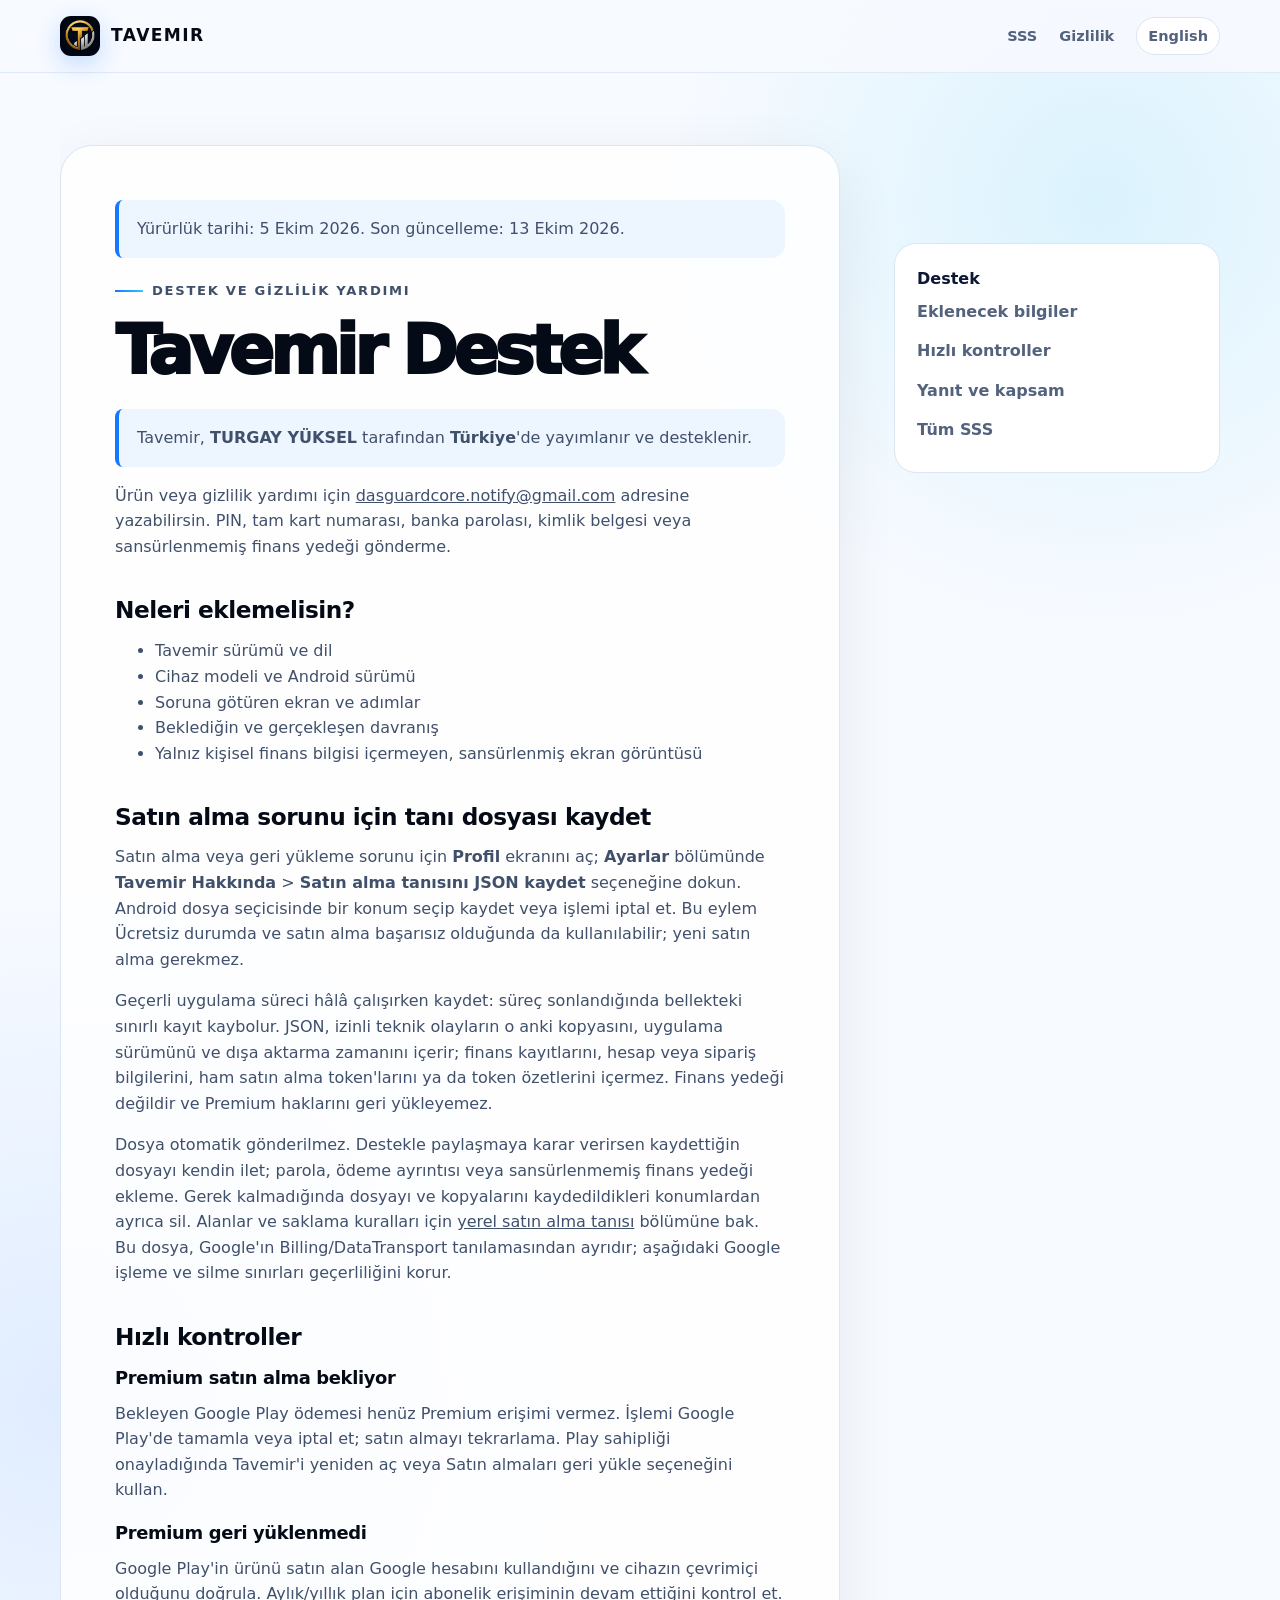
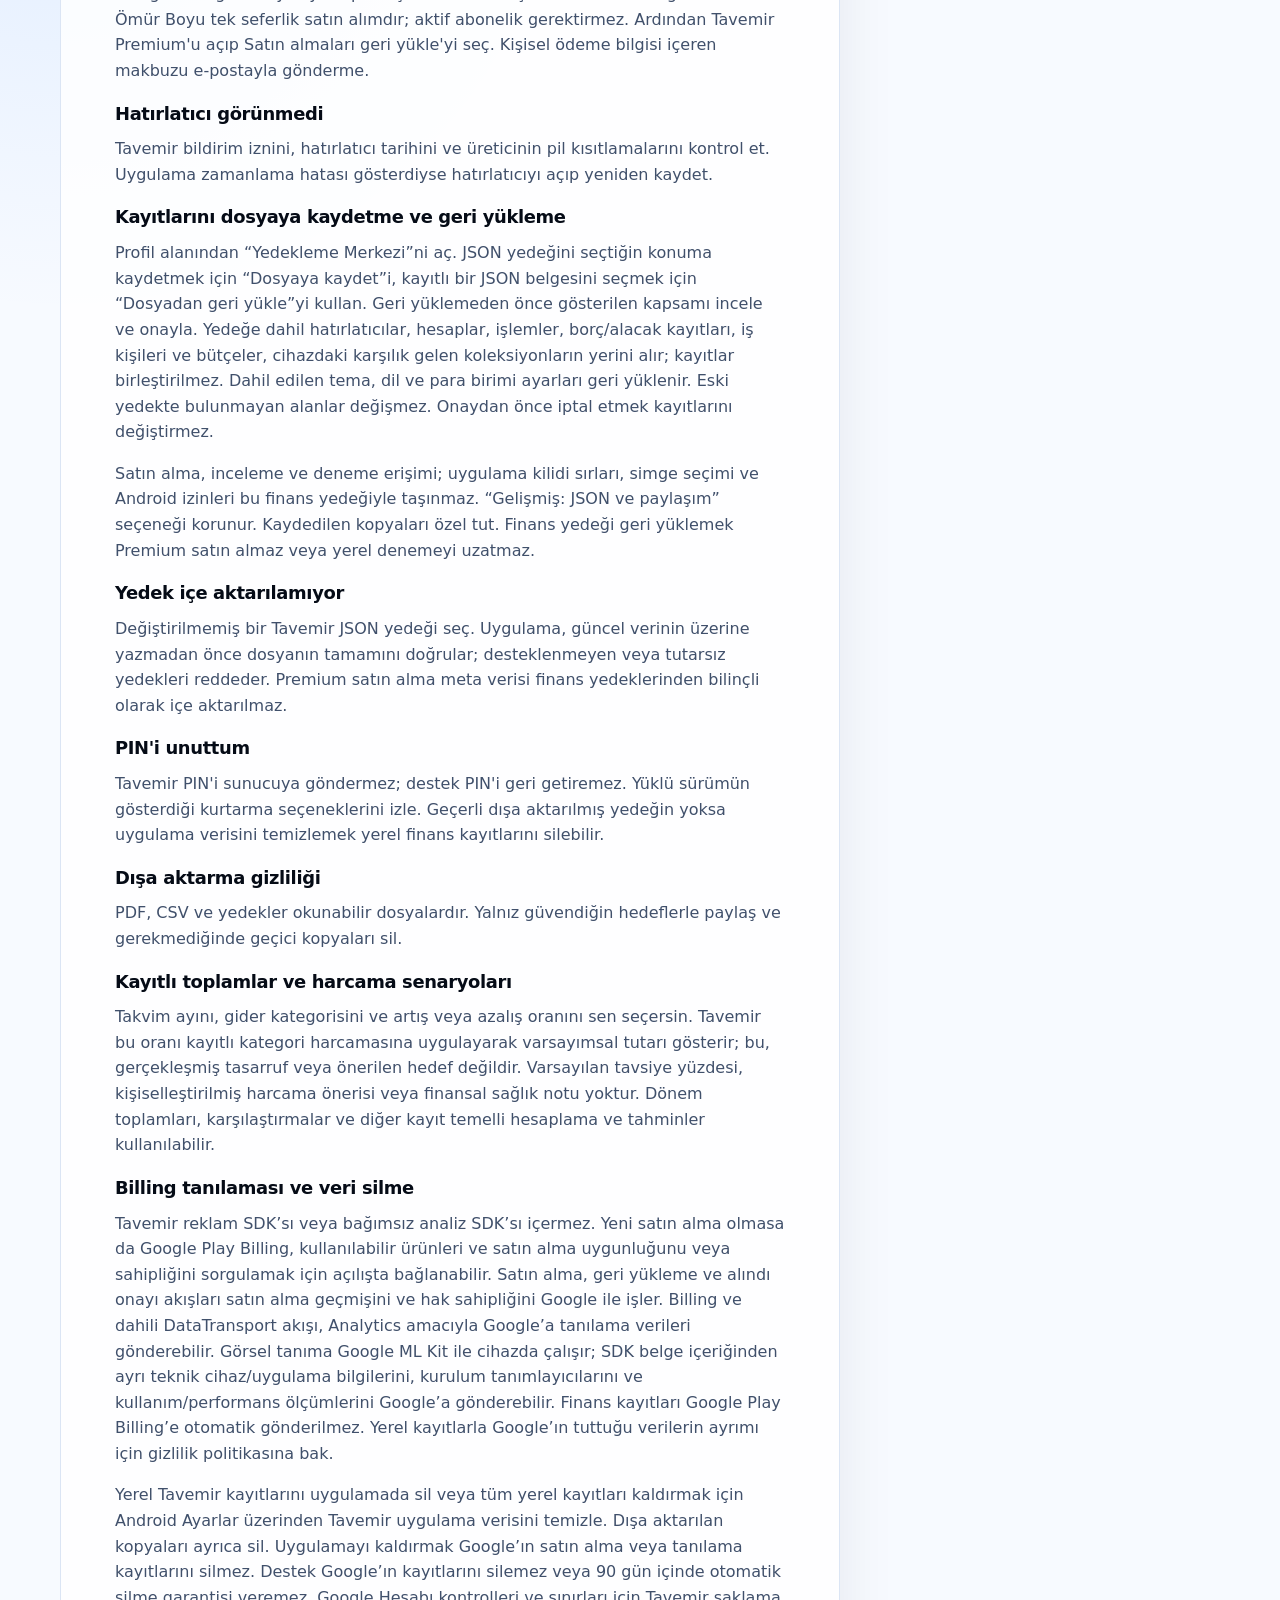
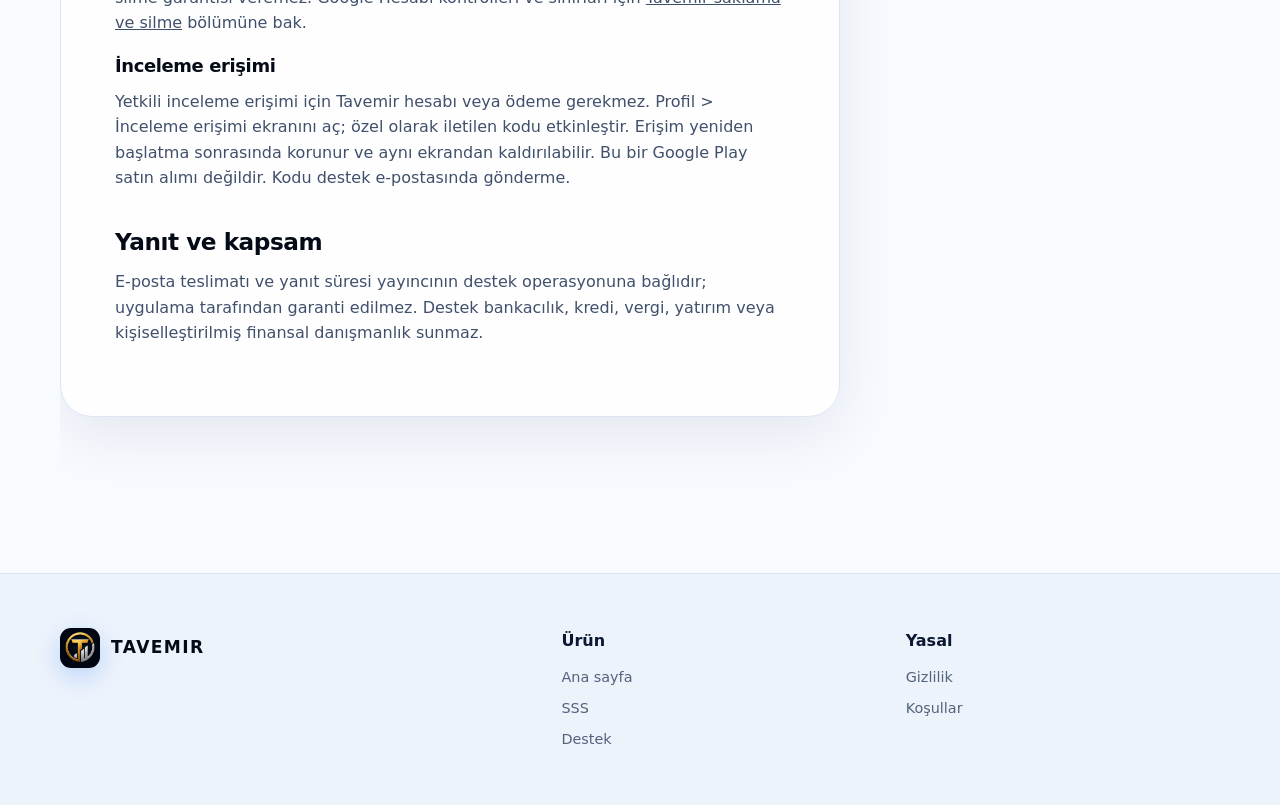
<file: tr/destek/index.html>
<!doctype html>
<html lang="tr">
  <head><meta charset="utf-8"><meta name="viewport" content="width=device-width, initial-scale=1"><title>Destek — Tavemir</title><meta name="description" content="Tavemir bütçe, hatırlatıcı, yedek, dışa aktarma ve uygulama kilidi yardımı."><meta name="robots" content="index,follow"><meta name="theme-color" content="#071329"><link rel="canonical" href="https://dasguardcorenotify-del.github.io/tavemir-legal/tr/destek/"><link rel="alternate" hreflang="en" href="https://dasguardcorenotify-del.github.io/tavemir-legal/support/"><link rel="alternate" hreflang="tr" href="https://dasguardcorenotify-del.github.io/tavemir-legal/tr/destek/"><link rel="icon" href="../../assets/tavemir-icon-512.png"><link rel="stylesheet" href="../../assets/site.css"></head>
  <body><a class="skip-link" href="#main">İçeriğe geç</a><header class="site-header"><nav class="nav" aria-label="Ana gezinme"><a class="brand" href="../"><img src="../../assets/tavemir-icon-512.png" alt="" width="40" height="40">TAVEMIR</a><div class="nav-links"><a href="../sss/">SSS</a><a href="../gizlilik/">Gizlilik</a><a class="language-link" href="../../support/" lang="en" hreflang="en">English</a></div></nav></header>
    <main class="legal-main" id="main"><article class="legal-copy"><p class="notice" data-deploy-date="2026-10-13">Yürürlük tarihi: 5 Ekim 2026. Son güncelleme: 13 Ekim 2026.</p>
<p class="eyebrow">Destek ve gizlilik yardımı</p><h1>Tavemir Destek</h1><p class="notice">Tavemir, <strong>TURGAY YÜKSEL</strong> tarafından <strong>Türkiye</strong>'de yayımlanır ve desteklenir.</p><p>Ürün veya gizlilik yardımı için <a href="mailto:dasguardcore.notify@gmail.com?subject=Tavemir%20Destek">dasguardcore.notify@gmail.com</a> adresine yazabilirsin. PIN, tam kart numarası, banka parolası, kimlik belgesi veya sansürlenmemiş finans yedeği gönderme.</p>
      <h2 id="include">Neleri eklemelisin?</h2><ul><li>Tavemir sürümü ve dil</li><li>Cihaz modeli ve Android sürümü</li><li>Soruna götüren ekran ve adımlar</li><li>Beklediğin ve gerçekleşen davranış</li><li>Yalnız kişisel finans bilgisi içermeyen, sansürlenmiş ekran görüntüsü</li></ul>
      <h2 id="purchase-diagnostics">Satın alma sorunu için tanı dosyası kaydet</h2>
      <p>Satın alma veya geri yükleme sorunu için <strong>Profil</strong> ekranını aç; <strong>Ayarlar</strong> bölümünde <strong>Tavemir Hakkında</strong> &gt; <strong>Satın alma tanısını JSON kaydet</strong> seçeneğine dokun. Android dosya seçicisinde bir konum seçip kaydet veya işlemi iptal et. Bu eylem Ücretsiz durumda ve satın alma başarısız olduğunda da kullanılabilir; yeni satın alma gerekmez.</p>
      <p>Geçerli uygulama süreci hâlâ çalışırken kaydet: süreç sonlandığında bellekteki sınırlı kayıt kaybolur. JSON, izinli teknik olayların o anki kopyasını, uygulama sürümünü ve dışa aktarma zamanını içerir; finans kayıtlarını, hesap veya sipariş bilgilerini, ham satın alma token'larını ya da token özetlerini içermez. Finans yedeği değildir ve Premium haklarını geri yükleyemez.</p>
      <p>Dosya otomatik gönderilmez. Destekle paylaşmaya karar verirsen kaydettiğin dosyayı kendin ilet; parola, ödeme ayrıntısı veya sansürlenmemiş finans yedeği ekleme. Gerek kalmadığında dosyayı ve kopyalarını kaydedildikleri konumlardan ayrıca sil. Alanlar ve saklama kuralları için <a href="../gizlilik/#local-purchase-diagnostics">yerel satın alma tanısı</a> bölümüne bak. Bu dosya, Google'ın Billing/DataTransport tanılamasından ayrıdır; aşağıdaki Google işleme ve silme sınırları geçerliliğini korur.</p>
      <h2 id="quick">Hızlı kontroller</h2><h3>Premium satın alma bekliyor</h3><p>Bekleyen Google Play ödemesi henüz Premium erişimi vermez. İşlemi Google Play'de tamamla veya iptal et; satın almayı tekrarlama. Play sahipliği onayladığında Tavemir'i yeniden aç veya Satın almaları geri yükle seçeneğini kullan.</p><h3>Premium geri yüklenmedi</h3><p>Google Play'in ürünü satın alan Google hesabını kullandığını ve cihazın çevrimiçi olduğunu doğrula. Aylık/yıllık plan için abonelik erişiminin devam ettiğini kontrol et. Ömür Boyu tek seferlik satın alımdır; aktif abonelik gerektirmez. Ardından Tavemir Premium'u açıp Satın almaları geri yükle'yi seç. Kişisel ödeme bilgisi içeren makbuzu e-postayla gönderme.</p><h3>Hatırlatıcı görünmedi</h3><p>Tavemir bildirim iznini, hatırlatıcı tarihini ve üreticinin pil kısıtlamalarını kontrol et. Uygulama zamanlama hatası gösterdiyse hatırlatıcıyı açıp yeniden kaydet.</p><h3 id="backup-files">Kayıtlarını dosyaya kaydetme ve geri yükleme</h3>
      <p>Profil alanından “Yedekleme Merkezi”ni aç. JSON yedeğini seçtiğin konuma kaydetmek için “Dosyaya kaydet”i, kayıtlı bir JSON belgesini seçmek için “Dosyadan geri yükle”yi kullan. Geri yüklemeden önce gösterilen kapsamı incele ve onayla. Yedeğe dahil hatırlatıcılar, hesaplar, işlemler, borç/alacak kayıtları, iş kişileri ve bütçeler, cihazdaki karşılık gelen koleksiyonların yerini alır; kayıtlar birleştirilmez. Dahil edilen tema, dil ve para birimi ayarları geri yüklenir. Eski yedekte bulunmayan alanlar değişmez. Onaydan önce iptal etmek kayıtlarını değiştirmez.</p>
      <p>Satın alma, inceleme ve deneme erişimi; uygulama kilidi sırları, simge seçimi ve Android izinleri bu finans yedeğiyle taşınmaz. “Gelişmiş: JSON ve paylaşım” seçeneği korunur. Kaydedilen kopyaları özel tut. Finans yedeği geri yüklemek Premium satın almaz veya yerel denemeyi uzatmaz.</p>
      <h3>Yedek içe aktarılamıyor</h3><p>Değiştirilmemiş bir Tavemir JSON yedeği seç. Uygulama, güncel verinin üzerine yazmadan önce dosyanın tamamını doğrular; desteklenmeyen veya tutarsız yedekleri reddeder. Premium satın alma meta verisi finans yedeklerinden bilinçli olarak içe aktarılmaz.</p><h3>PIN'i unuttum</h3><p>Tavemir PIN'i sunucuya göndermez; destek PIN'i geri getiremez. Yüklü sürümün gösterdiği kurtarma seçeneklerini izle. Geçerli dışa aktarılmış yedeğin yoksa uygulama verisini temizlemek yerel finans kayıtlarını silebilir.</p><h3>Dışa aktarma gizliliği</h3><p>PDF, CSV ve yedekler okunabilir dosyalardır. Yalnız güvendiğin hedeflerle paylaş ve gerekmediğinde geçici kopyaları sil.</p>
      <h3>Kayıtlı toplamlar ve harcama senaryoları</h3><p>Takvim ayını, gider kategorisini ve artış veya azalış oranını sen seçersin. Tavemir bu oranı kayıtlı kategori harcamasına uygulayarak varsayımsal tutarı gösterir; bu, gerçekleşmiş tasarruf veya önerilen hedef değildir. Varsayılan tavsiye yüzdesi, kişiselleştirilmiş harcama önerisi veya finansal sağlık notu yoktur. Dönem toplamları, karşılaştırmalar ve diğer kayıt temelli hesaplama ve tahminler kullanılabilir.</p><h3>Billing tanılaması ve veri silme</h3><p>Tavemir reklam SDK’sı veya bağımsız analiz SDK’sı içermez. Yeni satın alma olmasa da Google Play Billing, kullanılabilir ürünleri ve satın alma uygunluğunu veya sahipliğini sorgulamak için açılışta bağlanabilir. Satın alma, geri yükleme ve alındı onayı akışları satın alma geçmişini ve hak sahipliğini Google ile işler. Billing ve dahili DataTransport akışı, Analytics amacıyla Google’a tanılama verileri gönderebilir. Görsel tanıma Google ML Kit ile cihazda çalışır; SDK belge içeriğinden ayrı teknik cihaz/uygulama bilgilerini, kurulum tanımlayıcılarını ve kullanım/performans ölçümlerini Google’a gönderebilir. Finans kayıtları Google Play Billing’e otomatik gönderilmez. Yerel kayıtlarla Google’ın tuttuğu verilerin ayrımı için gizlilik politikasına bak.</p><p>Yerel Tavemir kayıtlarını uygulamada sil veya tüm yerel kayıtları kaldırmak için Android Ayarlar üzerinden Tavemir uygulama verisini temizle. Dışa aktarılan kopyaları ayrıca sil. Uygulamayı kaldırmak Google’ın satın alma veya tanılama kayıtlarını silmez. Destek Google’ın kayıtlarını silemez veya 90 gün içinde otomatik silme garantisi veremez. Google Hesabı kontrolleri ve sınırları için <a href="../gizlilik/#retention">Tavemir saklama ve silme</a> bölümüne bak.</p><h3>İnceleme erişimi</h3><p>Yetkili inceleme erişimi için Tavemir hesabı veya ödeme gerekmez. Profil &gt; İnceleme erişimi ekranını aç; özel olarak iletilen kodu etkinleştir. Erişim yeniden başlatma sonrasında korunur ve aynı ekrandan kaldırılabilir. Bu bir Google Play satın alımı değildir. Kodu destek e-postasında gönderme.</p>
      <h2 id="response">Yanıt ve kapsam</h2><p>E-posta teslimatı ve yanıt süresi yayıncının destek operasyonuna bağlıdır; uygulama tarafından garanti edilmez. Destek bankacılık, kredi, vergi, yatırım veya kişiselleştirilmiş finansal danışmanlık sunmaz.</p>
    </article><aside class="legal-aside" aria-label="Destek bölümleri"><strong>Destek</strong><a href="#include">Eklenecek bilgiler</a><a href="#quick">Hızlı kontroller</a><a href="#response">Yanıt ve kapsam</a><a href="../sss/">Tüm SSS</a></aside></main>
    <footer class="site-footer"><div class="footer-inner"><div><a class="brand" href="../"><img src="../../assets/tavemir-icon-512.png" alt="" width="40" height="40">TAVEMIR</a></div><div class="footer-links"><strong>Ürün</strong><a href="../">Ana sayfa</a><a href="../sss/">SSS</a><a href="./" aria-current="page">Destek</a></div><div class="footer-links"><strong>Yasal</strong><a href="../gizlilik/">Gizlilik</a><a href="../kosullar/">Koşullar</a></div></div></footer>
  </body>
</html>
</file>
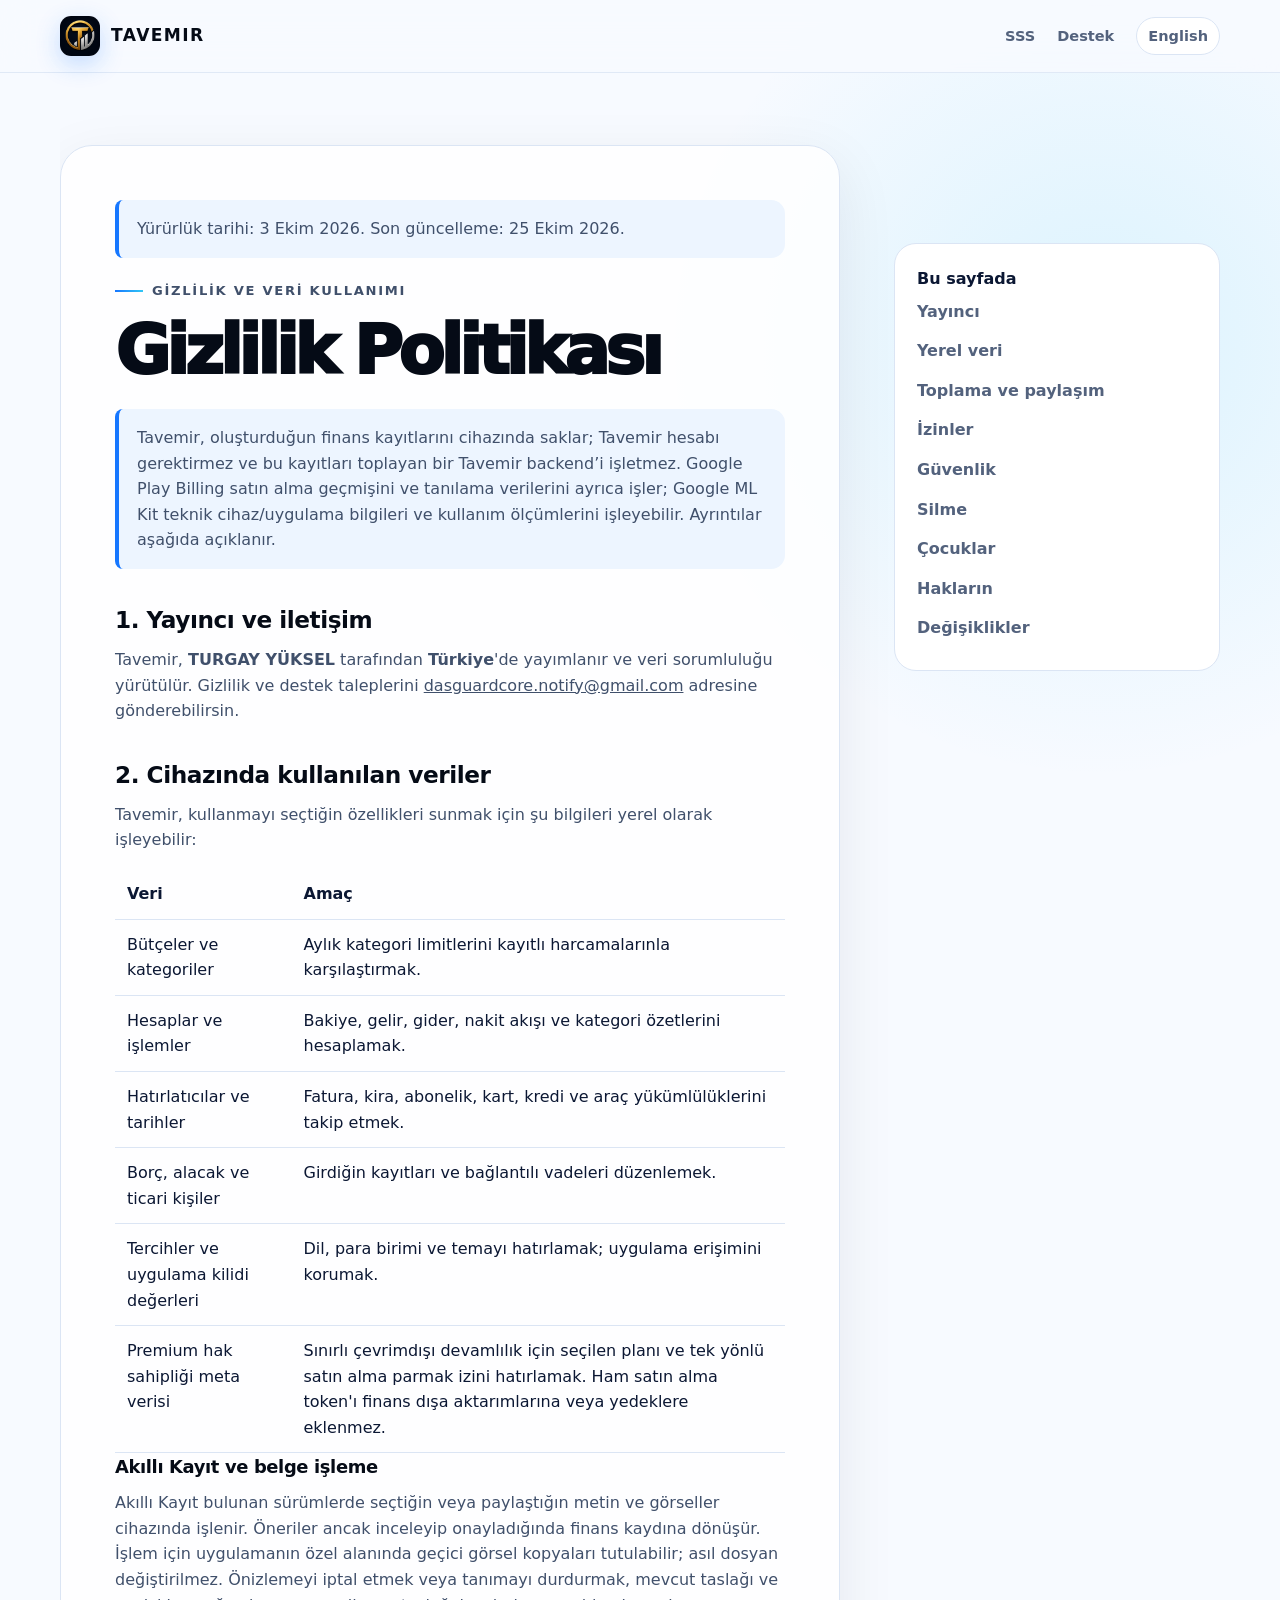
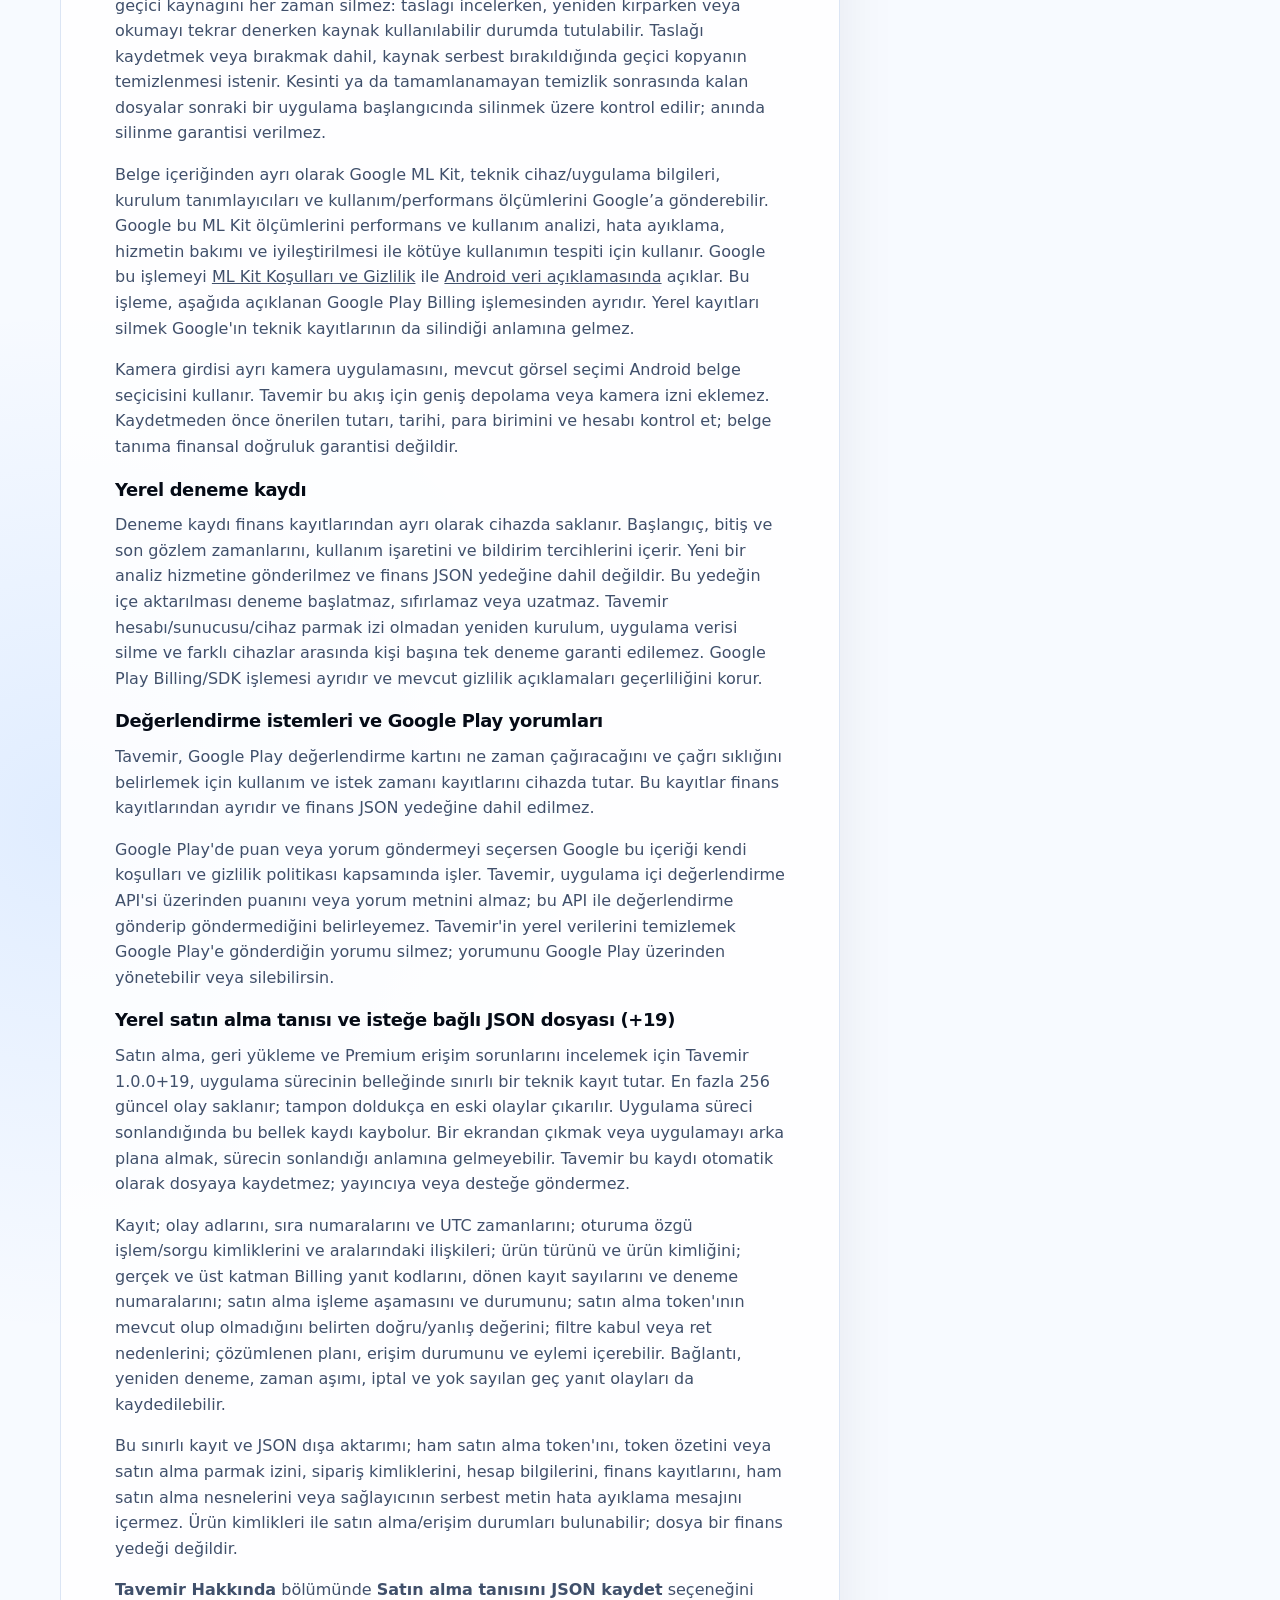
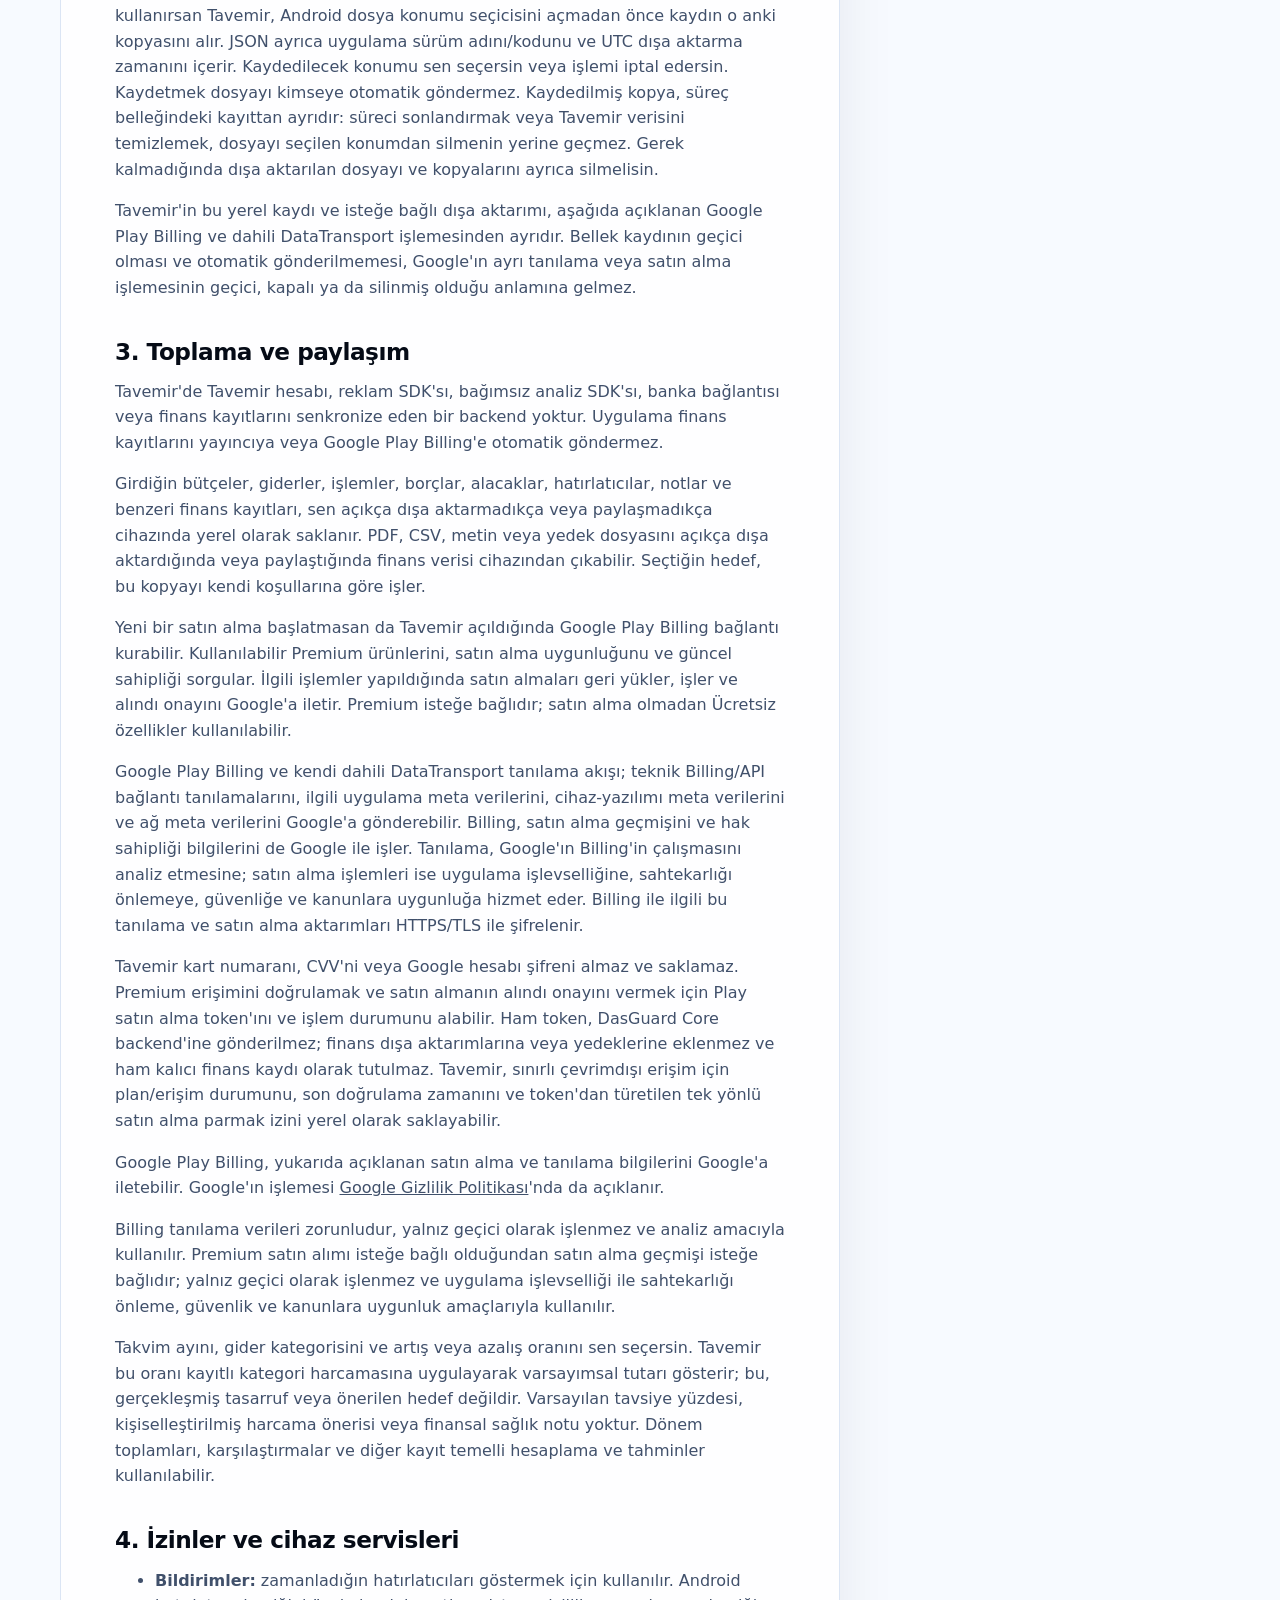
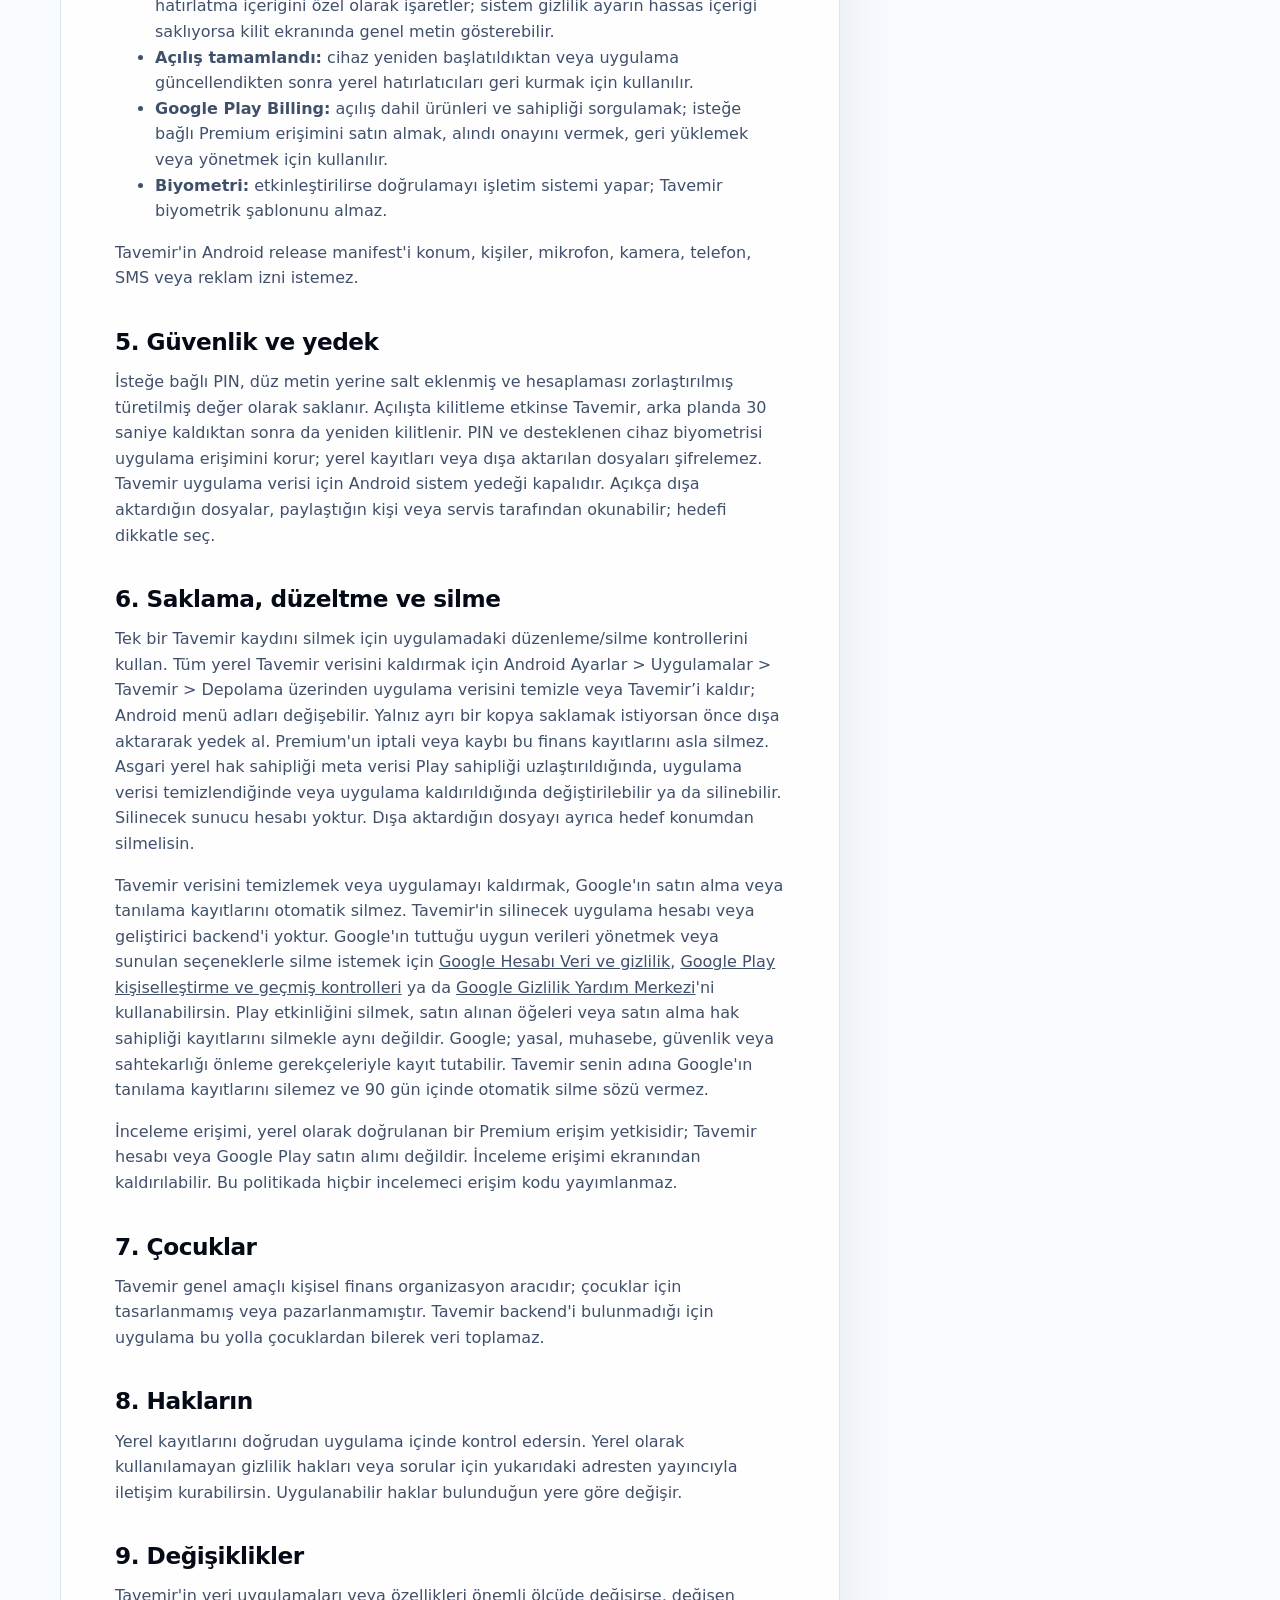
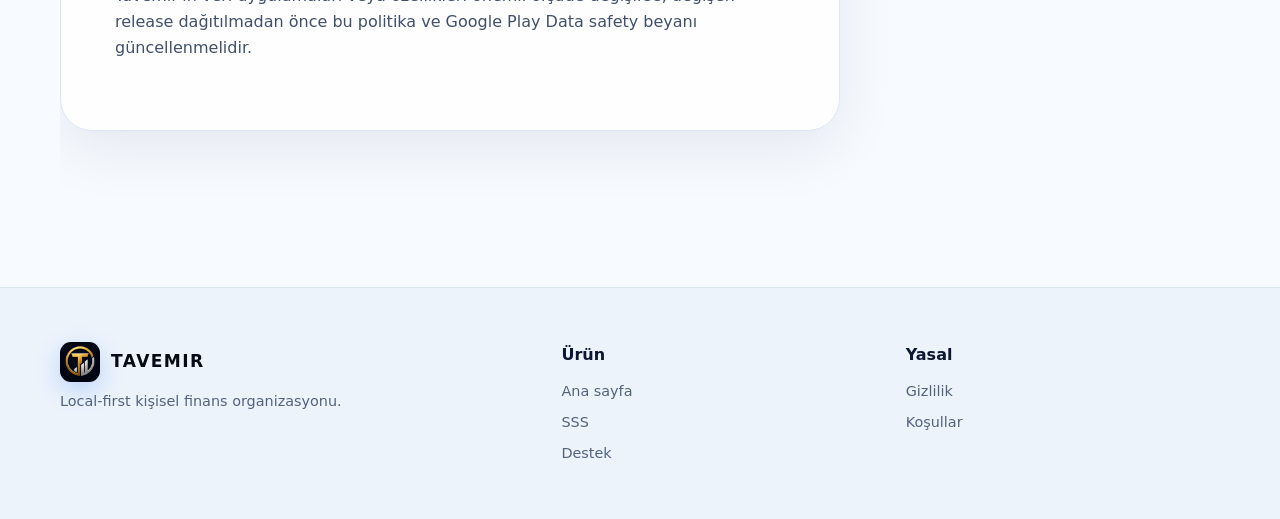
<file: tr/gizlilik/index.html>
<!doctype html>
<html lang="tr">
  <head><meta charset="utf-8"><meta name="viewport" content="width=device-width, initial-scale=1"><title>Gizlilik Politikası — Tavemir</title><meta name="description" content="Tavemir'in yerel finans kayıtlarını, bildirimleri, dışa aktarımları, yedekleri ve uygulama kilidi verilerini nasıl işlediği."><meta name="robots" content="index,follow"><meta name="theme-color" content="#071329"><link rel="canonical" href="https://dasguardcorenotify-del.github.io/tavemir-legal/tr/gizlilik/"><link rel="alternate" hreflang="en" href="https://dasguardcorenotify-del.github.io/tavemir-legal/privacy/"><link rel="alternate" hreflang="tr" href="https://dasguardcorenotify-del.github.io/tavemir-legal/tr/gizlilik/"><link rel="icon" href="../../assets/tavemir-icon-512.png"><link rel="stylesheet" href="../../assets/site.css"><meta property="og:type" content="article"><meta property="og:title" content="Tavemir Gizlilik Politikası"><meta property="og:description" content="Tavemir'in local-first veri uygulamalarının sade açıklaması."></head>
  <body><a class="skip-link" href="#main">İçeriğe geç</a><header class="site-header"><nav class="nav" aria-label="Ana gezinme"><a class="brand" href="../"><img src="../../assets/tavemir-icon-512.png" alt="" width="40" height="40">TAVEMIR</a><div class="nav-links"><a href="../sss/">SSS</a><a href="../destek/">Destek</a><a class="language-link" href="../../privacy/" lang="en" hreflang="en">English</a></div></nav></header>
    <main class="legal-main" id="main"><article class="legal-copy"><p class="notice" data-deploy-date="2026-10-25">Yürürlük tarihi: 3 Ekim 2026. Son güncelleme: 25 Ekim 2026.</p>
<p class="eyebrow">Gizlilik ve veri kullanımı</p><h1>Gizlilik Politikası</h1><p class="notice">Tavemir, oluşturduğun finans kayıtlarını cihazında saklar; Tavemir hesabı gerektirmez ve bu kayıtları toplayan bir Tavemir backend’i işletmez. Google Play Billing satın alma geçmişini ve tanılama verilerini ayrıca işler; Google ML Kit teknik cihaz/uygulama bilgileri ve kullanım ölçümlerini işleyebilir. Ayrıntılar aşağıda açıklanır.</p>
      <h2 id="controller">1. Yayıncı ve iletişim</h2><p>Tavemir, <strong>TURGAY YÜKSEL</strong> tarafından <strong>Türkiye</strong>'de yayımlanır ve veri sorumluluğu yürütülür. Gizlilik ve destek taleplerini <a href="mailto:dasguardcore.notify@gmail.com">dasguardcore.notify@gmail.com</a> adresine gönderebilirsin.</p>
      <h2 id="data">2. Cihazında kullanılan veriler</h2><p>Tavemir, kullanmayı seçtiğin özellikleri sunmak için şu bilgileri yerel olarak işleyebilir:</p><table><thead><tr><th>Veri</th><th>Amaç</th></tr></thead><tbody><tr><td>Bütçeler ve kategoriler</td><td>Aylık kategori limitlerini kayıtlı harcamalarınla karşılaştırmak.</td></tr><tr><td>Hesaplar ve işlemler</td><td>Bakiye, gelir, gider, nakit akışı ve kategori özetlerini hesaplamak.</td></tr><tr><td>Hatırlatıcılar ve tarihler</td><td>Fatura, kira, abonelik, kart, kredi ve araç yükümlülüklerini takip etmek.</td></tr><tr><td>Borç, alacak ve ticari kişiler</td><td>Girdiğin kayıtları ve bağlantılı vadeleri düzenlemek.</td></tr><tr><td>Tercihler ve uygulama kilidi değerleri</td><td>Dil, para birimi ve temayı hatırlamak; uygulama erişimini korumak.</td></tr><tr><td>Premium hak sahipliği meta verisi</td><td>Sınırlı çevrimdışı devamlılık için seçilen planı ve tek yönlü satın alma parmak izini hatırlamak. Ham satın alma token'ı finans dışa aktarımlarına veya yedeklere eklenmez.</td></tr></tbody></table>
      <h3 id="smart-entry">Akıllı Kayıt ve belge işleme</h3>
      <p>Akıllı Kayıt bulunan sürümlerde seçtiğin veya paylaştığın metin ve görseller cihazında işlenir. Öneriler ancak inceleyip onayladığında finans kaydına dönüşür. İşlem için uygulamanın özel alanında geçici görsel kopyaları tutulabilir; asıl dosyan değiştirilmez. Önizlemeyi iptal etmek veya tanımayı durdurmak, mevcut taslağı ve geçici kaynağını her zaman silmez: taslağı incelerken, yeniden kırparken veya okumayı tekrar denerken kaynak kullanılabilir durumda tutulabilir. Taslağı kaydetmek veya bırakmak dahil, kaynak serbest bırakıldığında geçici kopyanın temizlenmesi istenir. Kesinti ya da tamamlanamayan temizlik sonrasında kalan dosyalar sonraki bir uygulama başlangıcında silinmek üzere kontrol edilir; anında silinme garantisi verilmez.</p>
      <p>Belge içeriğinden ayrı olarak Google ML Kit, teknik cihaz/uygulama bilgileri, kurulum tanımlayıcıları ve kullanım/performans ölçümlerini Google’a gönderebilir. Google bu ML Kit ölçümlerini performans ve kullanım analizi, hata ayıklama, hizmetin bakımı ve iyileştirilmesi ile kötüye kullanımın tespiti için kullanır. Google bu işlemeyi <a href="https://developers.google.com/ml-kit/terms">ML Kit Koşulları ve Gizlilik</a> ile <a href="https://developers.google.com/ml-kit/android-data-disclosure">Android veri açıklamasında</a> açıklar. Bu işleme, aşağıda açıklanan Google Play Billing işlemesinden ayrıdır. Yerel kayıtları silmek Google'ın teknik kayıtlarının da silindiği anlamına gelmez.</p>
      <p>Kamera girdisi ayrı kamera uygulamasını, mevcut görsel seçimi Android belge seçicisini kullanır. Tavemir bu akış için geniş depolama veya kamera izni eklemez. Kaydetmeden önce önerilen tutarı, tarihi, para birimini ve hesabı kontrol et; belge tanıma finansal doğruluk garantisi değildir.</p>

      <h3 id="local-trial-record">Yerel deneme kaydı</h3>
      <p>Deneme kaydı finans kayıtlarından ayrı olarak cihazda saklanır. Başlangıç, bitiş ve son gözlem zamanlarını, kullanım işaretini ve bildirim tercihlerini içerir. Yeni bir analiz hizmetine gönderilmez ve finans JSON yedeğine dahil değildir. Bu yedeğin içe aktarılması deneme başlatmaz, sıfırlamaz veya uzatmaz. Tavemir hesabı/sunucusu/cihaz parmak izi olmadan yeniden kurulum, uygulama verisi silme ve farklı cihazlar arasında kişi başına tek deneme garanti edilemez. Google Play Billing/SDK işlemesi ayrıdır ve mevcut gizlilik açıklamaları geçerliliğini korur.</p>
      <h3 id="google-play-reviews">Değerlendirme istemleri ve Google Play yorumları</h3>
      <p>Tavemir, Google Play değerlendirme kartını ne zaman çağıracağını ve çağrı sıklığını belirlemek için kullanım ve istek zamanı kayıtlarını cihazda tutar. Bu kayıtlar finans kayıtlarından ayrıdır ve finans JSON yedeğine dahil edilmez.</p>
      <p>Google Play'de puan veya yorum göndermeyi seçersen Google bu içeriği kendi koşulları ve gizlilik politikası kapsamında işler. Tavemir, uygulama içi değerlendirme API'si üzerinden puanını veya yorum metnini almaz; bu API ile değerlendirme gönderip göndermediğini belirleyemez. Tavemir'in yerel verilerini temizlemek Google Play'e gönderdiğin yorumu silmez; yorumunu Google Play üzerinden yönetebilir veya silebilirsin.</p>
      <h3 id="local-purchase-diagnostics">Yerel satın alma tanısı ve isteğe bağlı JSON dosyası (+19)</h3>
      <p>Satın alma, geri yükleme ve Premium erişim sorunlarını incelemek için Tavemir 1.0.0+19, uygulama sürecinin belleğinde sınırlı bir teknik kayıt tutar. En fazla 256 güncel olay saklanır; tampon doldukça en eski olaylar çıkarılır. Uygulama süreci sonlandığında bu bellek kaydı kaybolur. Bir ekrandan çıkmak veya uygulamayı arka plana almak, sürecin sonlandığı anlamına gelmeyebilir. Tavemir bu kaydı otomatik olarak dosyaya kaydetmez; yayıncıya veya desteğe göndermez.</p>
      <p>Kayıt; olay adlarını, sıra numaralarını ve UTC zamanlarını; oturuma özgü işlem/sorgu kimliklerini ve aralarındaki ilişkileri; ürün türünü ve ürün kimliğini; gerçek ve üst katman Billing yanıt kodlarını, dönen kayıt sayılarını ve deneme numaralarını; satın alma işleme aşamasını ve durumunu; satın alma token'ının mevcut olup olmadığını belirten doğru/yanlış değerini; filtre kabul veya ret nedenlerini; çözümlenen planı, erişim durumunu ve eylemi içerebilir. Bağlantı, yeniden deneme, zaman aşımı, iptal ve yok sayılan geç yanıt olayları da kaydedilebilir.</p>
      <p>Bu sınırlı kayıt ve JSON dışa aktarımı; ham satın alma token'ını, token özetini veya satın alma parmak izini, sipariş kimliklerini, hesap bilgilerini, finans kayıtlarını, ham satın alma nesnelerini veya sağlayıcının serbest metin hata ayıklama mesajını içermez. Ürün kimlikleri ile satın alma/erişim durumları bulunabilir; dosya bir finans yedeği değildir.</p>
      <p><strong>Tavemir Hakkında</strong> bölümünde <strong>Satın alma tanısını JSON kaydet</strong> seçeneğini kullanırsan Tavemir, Android dosya konumu seçicisini açmadan önce kaydın o anki kopyasını alır. JSON ayrıca uygulama sürüm adını/kodunu ve UTC dışa aktarma zamanını içerir. Kaydedilecek konumu sen seçersin veya işlemi iptal edersin. Kaydetmek dosyayı kimseye otomatik göndermez. Kaydedilmiş kopya, süreç belleğindeki kayıttan ayrıdır: süreci sonlandırmak veya Tavemir verisini temizlemek, dosyayı seçilen konumdan silmenin yerine geçmez. Gerek kalmadığında dışa aktarılan dosyayı ve kopyalarını ayrıca silmelisin.</p>
      <p>Tavemir'in bu yerel kaydı ve isteğe bağlı dışa aktarımı, aşağıda açıklanan Google Play Billing ve dahili DataTransport işlemesinden ayrıdır. Bellek kaydının geçici olması ve otomatik gönderilmemesi, Google'ın ayrı tanılama veya satın alma işlemesinin geçici, kapalı ya da silinmiş olduğu anlamına gelmez.</p>
      <h2 id="collection">3. Toplama ve paylaşım</h2>
      <p>Tavemir'de Tavemir hesabı, reklam SDK'sı, bağımsız analiz SDK'sı, banka bağlantısı veya finans kayıtlarını senkronize eden bir backend yoktur. Uygulama finans kayıtlarını yayıncıya veya Google Play Billing'e otomatik göndermez.</p>
      <p>Girdiğin bütçeler, giderler, işlemler, borçlar, alacaklar, hatırlatıcılar, notlar ve benzeri finans kayıtları, sen açıkça dışa aktarmadıkça veya paylaşmadıkça cihazında yerel olarak saklanır. PDF, CSV, metin veya yedek dosyasını açıkça dışa aktardığında veya paylaştığında finans verisi cihazından çıkabilir. Seçtiğin hedef, bu kopyayı kendi koşullarına göre işler.</p>
      <p>Yeni bir satın alma başlatmasan da Tavemir açıldığında Google Play Billing bağlantı kurabilir. Kullanılabilir Premium ürünlerini, satın alma uygunluğunu ve güncel sahipliği sorgular. İlgili işlemler yapıldığında satın almaları geri yükler, işler ve alındı onayını Google'a iletir. Premium isteğe bağlıdır; satın alma olmadan Ücretsiz özellikler kullanılabilir.</p>
      <p>Google Play Billing ve kendi dahili DataTransport tanılama akışı; teknik Billing/API bağlantı tanılamalarını, ilgili uygulama meta verilerini, cihaz-yazılımı meta verilerini ve ağ meta verilerini Google'a gönderebilir. Billing, satın alma geçmişini ve hak sahipliği bilgilerini de Google ile işler. Tanılama, Google'ın Billing'in çalışmasını analiz etmesine; satın alma işlemleri ise uygulama işlevselliğine, sahtekarlığı önlemeye, güvenliğe ve kanunlara uygunluğa hizmet eder. Billing ile ilgili bu tanılama ve satın alma aktarımları HTTPS/TLS ile şifrelenir.</p>
      <p>Tavemir kart numaranı, CVV'ni veya Google hesabı şifreni almaz ve saklamaz. Premium erişimini doğrulamak ve satın almanın alındı onayını vermek için Play satın alma token'ını ve işlem durumunu alabilir. Ham token, DasGuard Core backend'ine gönderilmez; finans dışa aktarımlarına veya yedeklerine eklenmez ve ham kalıcı finans kaydı olarak tutulmaz. Tavemir, sınırlı çevrimdışı erişim için plan/erişim durumunu, son doğrulama zamanını ve token'dan türetilen tek yönlü satın alma parmak izini yerel olarak saklayabilir.</p>
      <p>Google Play Billing, yukarıda açıklanan satın alma ve tanılama bilgilerini Google'a iletebilir. Google'ın işlemesi <a href="https://policies.google.com/privacy?hl=tr">Google Gizlilik Politikası</a>'nda da açıklanır.</p>
      <p>Billing tanılama verileri zorunludur, yalnız geçici olarak işlenmez ve analiz amacıyla kullanılır. Premium satın alımı isteğe bağlı olduğundan satın alma geçmişi isteğe bağlıdır; yalnız geçici olarak işlenmez ve uygulama işlevselliği ile sahtekarlığı önleme, güvenlik ve kanunlara uygunluk amaçlarıyla kullanılır.</p>
      <p>Takvim ayını, gider kategorisini ve artış veya azalış oranını sen seçersin. Tavemir bu oranı kayıtlı kategori harcamasına uygulayarak varsayımsal tutarı gösterir; bu, gerçekleşmiş tasarruf veya önerilen hedef değildir. Varsayılan tavsiye yüzdesi, kişiselleştirilmiş harcama önerisi veya finansal sağlık notu yoktur. Dönem toplamları, karşılaştırmalar ve diğer kayıt temelli hesaplama ve tahminler kullanılabilir.</p>
      <h2 id="permissions">4. İzinler ve cihaz servisleri</h2><ul><li><strong>Bildirimler:</strong> zamanladığın hatırlatıcıları göstermek için kullanılır. Android hatırlatma içeriğini özel olarak işaretler; sistem gizlilik ayarın hassas içeriği saklıyorsa kilit ekranında genel metin gösterebilir.</li><li><strong>Açılış tamamlandı:</strong> cihaz yeniden başlatıldıktan veya uygulama güncellendikten sonra yerel hatırlatıcıları geri kurmak için kullanılır.</li><li><strong>Google Play Billing:</strong> açılış dahil ürünleri ve sahipliği sorgulamak; isteğe bağlı Premium erişimini satın almak, alındı onayını vermek, geri yüklemek veya yönetmek için kullanılır.</li><li><strong>Biyometri:</strong> etkinleştirilirse doğrulamayı işletim sistemi yapar; Tavemir biyometrik şablonunu almaz.</li></ul><p>Tavemir'in Android release manifest'i konum, kişiler, mikrofon, kamera, telefon, SMS veya reklam izni istemez.</p>
      <h2 id="security">5. Güvenlik ve yedek</h2><p>İsteğe bağlı PIN, düz metin yerine salt eklenmiş ve hesaplaması zorlaştırılmış türetilmiş değer olarak saklanır. Açılışta kilitleme etkinse Tavemir, arka planda 30 saniye kaldıktan sonra da yeniden kilitlenir. PIN ve desteklenen cihaz biyometrisi uygulama erişimini korur; yerel kayıtları veya dışa aktarılan dosyaları şifrelemez. Tavemir uygulama verisi için Android sistem yedeği kapalıdır. Açıkça dışa aktardığın dosyalar, paylaştığın kişi veya servis tarafından okunabilir; hedefi dikkatle seç.</p>
      <h2 id="retention">6. Saklama, düzeltme ve silme</h2><p>Tek bir Tavemir kaydını silmek için uygulamadaki düzenleme/silme kontrollerini kullan. Tüm yerel Tavemir verisini kaldırmak için Android Ayarlar > Uygulamalar > Tavemir > Depolama üzerinden uygulama verisini temizle veya Tavemir’i kaldır; Android menü adları değişebilir. Yalnız ayrı bir kopya saklamak istiyorsan önce dışa aktararak yedek al. Premium'un iptali veya kaybı bu finans kayıtlarını asla silmez. Asgari yerel hak sahipliği meta verisi Play sahipliği uzlaştırıldığında, uygulama verisi temizlendiğinde veya uygulama kaldırıldığında değiştirilebilir ya da silinebilir. Silinecek sunucu hesabı yoktur. Dışa aktardığın dosyayı ayrıca hedef konumdan silmelisin.</p>
      <p>Tavemir verisini temizlemek veya uygulamayı kaldırmak, Google'ın satın alma veya tanılama kayıtlarını otomatik silmez. Tavemir'in silinecek uygulama hesabı veya geliştirici backend'i yoktur. Google'ın tuttuğu uygun verileri yönetmek veya sunulan seçeneklerle silme istemek için <a href="https://myaccount.google.com/data-and-privacy">Google Hesabı Veri ve gizlilik</a>, <a href="https://support.google.com/googleplay/answer/16693200?hl=tr">Google Play kişiselleştirme ve geçmiş kontrolleri</a> ya da <a href="https://support.google.com/policies/answer/9581826?hl=tr">Google Gizlilik Yardım Merkezi</a>'ni kullanabilirsin. Play etkinliğini silmek, satın alınan öğeleri veya satın alma hak sahipliği kayıtlarını silmekle aynı değildir. Google; yasal, muhasebe, güvenlik veya sahtekarlığı önleme gerekçeleriyle kayıt tutabilir. Tavemir senin adına Google'ın tanılama kayıtlarını silemez ve 90 gün içinde otomatik silme sözü vermez.</p>
      <p>İnceleme erişimi, yerel olarak doğrulanan bir Premium erişim yetkisidir; Tavemir hesabı veya Google Play satın alımı değildir. İnceleme erişimi ekranından kaldırılabilir. Bu politikada hiçbir incelemeci erişim kodu yayımlanmaz.</p>
      <h2 id="children">7. Çocuklar</h2><p>Tavemir genel amaçlı kişisel finans organizasyon aracıdır; çocuklar için tasarlanmamış veya pazarlanmamıştır. Tavemir backend'i bulunmadığı için uygulama bu yolla çocuklardan bilerek veri toplamaz.</p>
      <h2 id="rights">8. Hakların</h2><p>Yerel kayıtlarını doğrudan uygulama içinde kontrol edersin. Yerel olarak kullanılamayan gizlilik hakları veya sorular için yukarıdaki adresten yayıncıyla iletişim kurabilirsin. Uygulanabilir haklar bulunduğun yere göre değişir.</p>
      <h2 id="changes">9. Değişiklikler</h2><p>Tavemir'in veri uygulamaları veya özellikleri önemli ölçüde değişirse, değişen release dağıtılmadan önce bu politika ve Google Play Data safety beyanı güncellenmelidir.</p>
    </article><aside class="legal-aside" aria-label="Bu sayfada"><strong>Bu sayfada</strong><a href="#controller">Yayıncı</a><a href="#data">Yerel veri</a><a href="#collection">Toplama ve paylaşım</a><a href="#permissions">İzinler</a><a href="#security">Güvenlik</a><a href="#retention">Silme</a><a href="#children">Çocuklar</a><a href="#rights">Hakların</a><a href="#changes">Değişiklikler</a></aside></main>
    <footer class="site-footer"><div class="footer-inner"><div><a class="brand" href="../"><img src="../../assets/tavemir-icon-512.png" alt="" width="40" height="40">TAVEMIR</a><p>Local-first kişisel finans organizasyonu.</p></div><div class="footer-links"><strong>Ürün</strong><a href="../">Ana sayfa</a><a href="../sss/">SSS</a><a href="../destek/">Destek</a></div><div class="footer-links"><strong>Yasal</strong><a href="./" aria-current="page">Gizlilik</a><a href="../kosullar/">Koşullar</a></div></div></footer>
  </body>
</html>
</file>
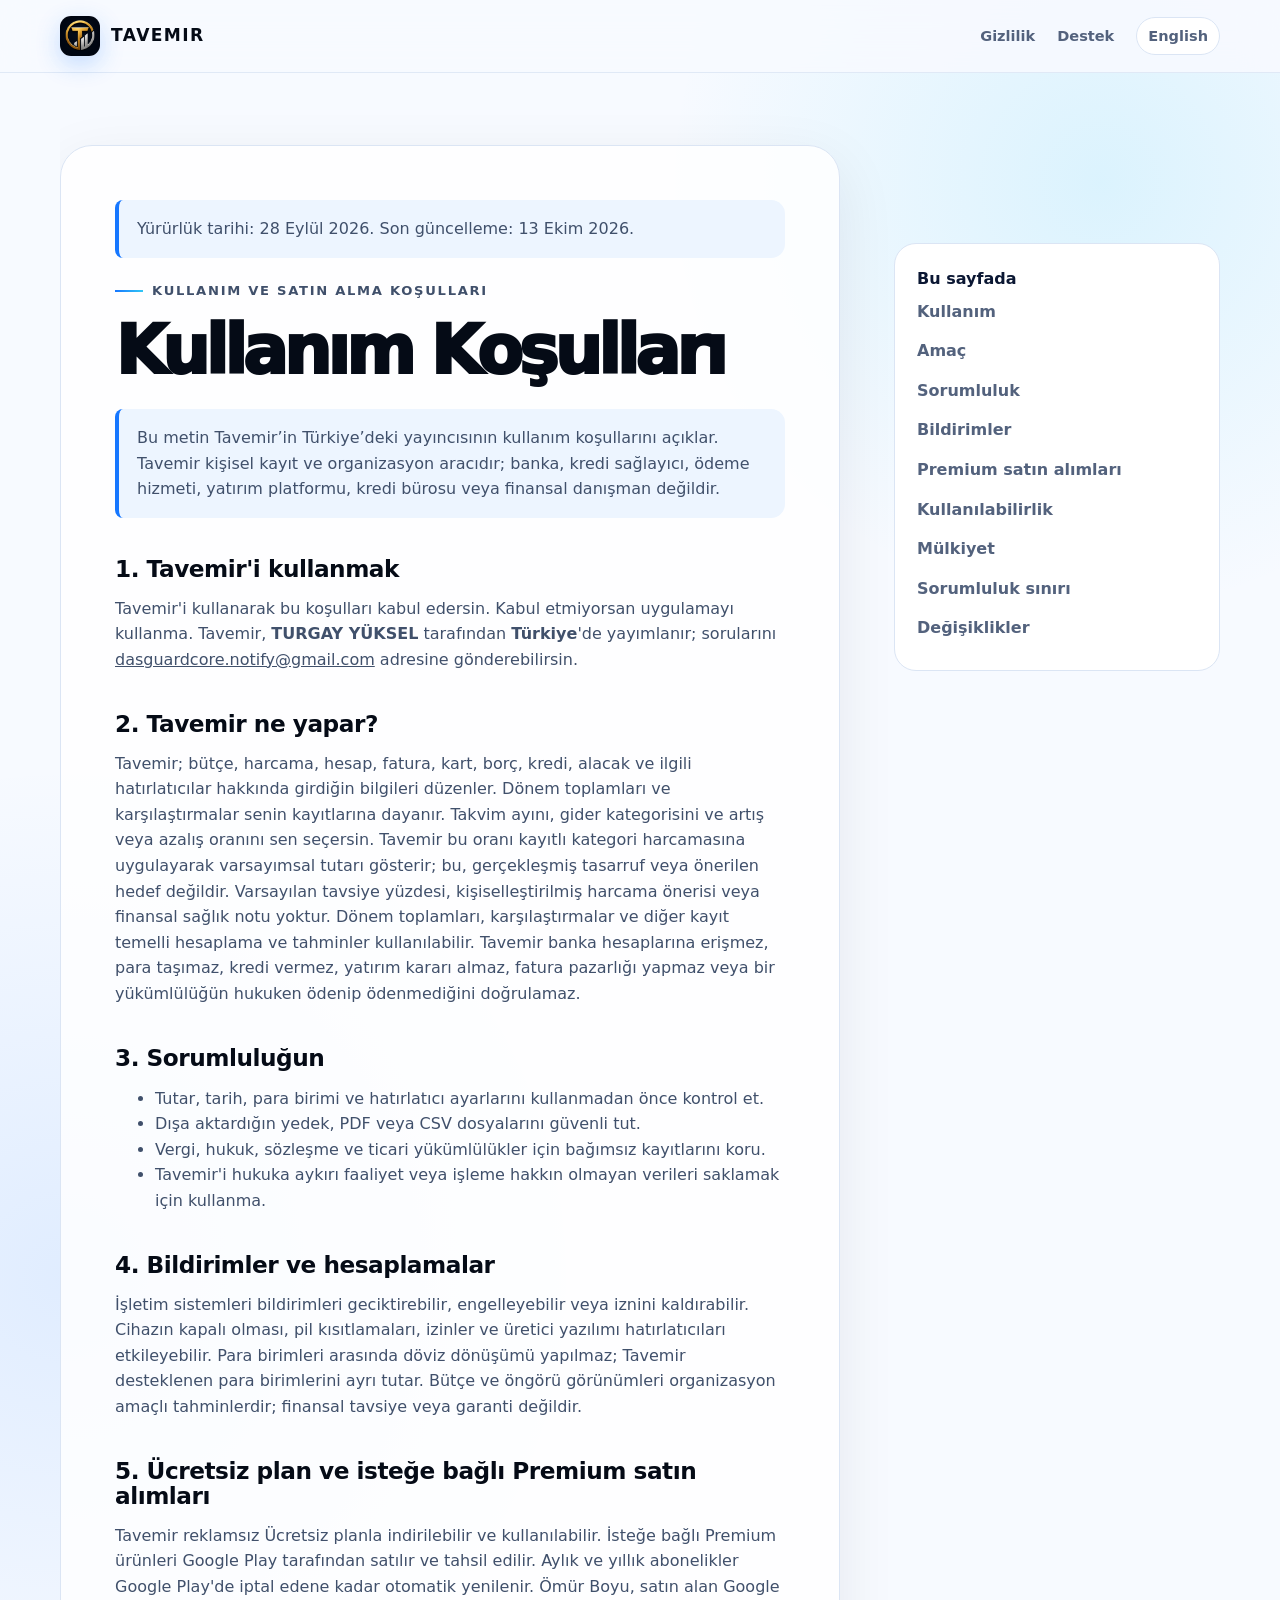
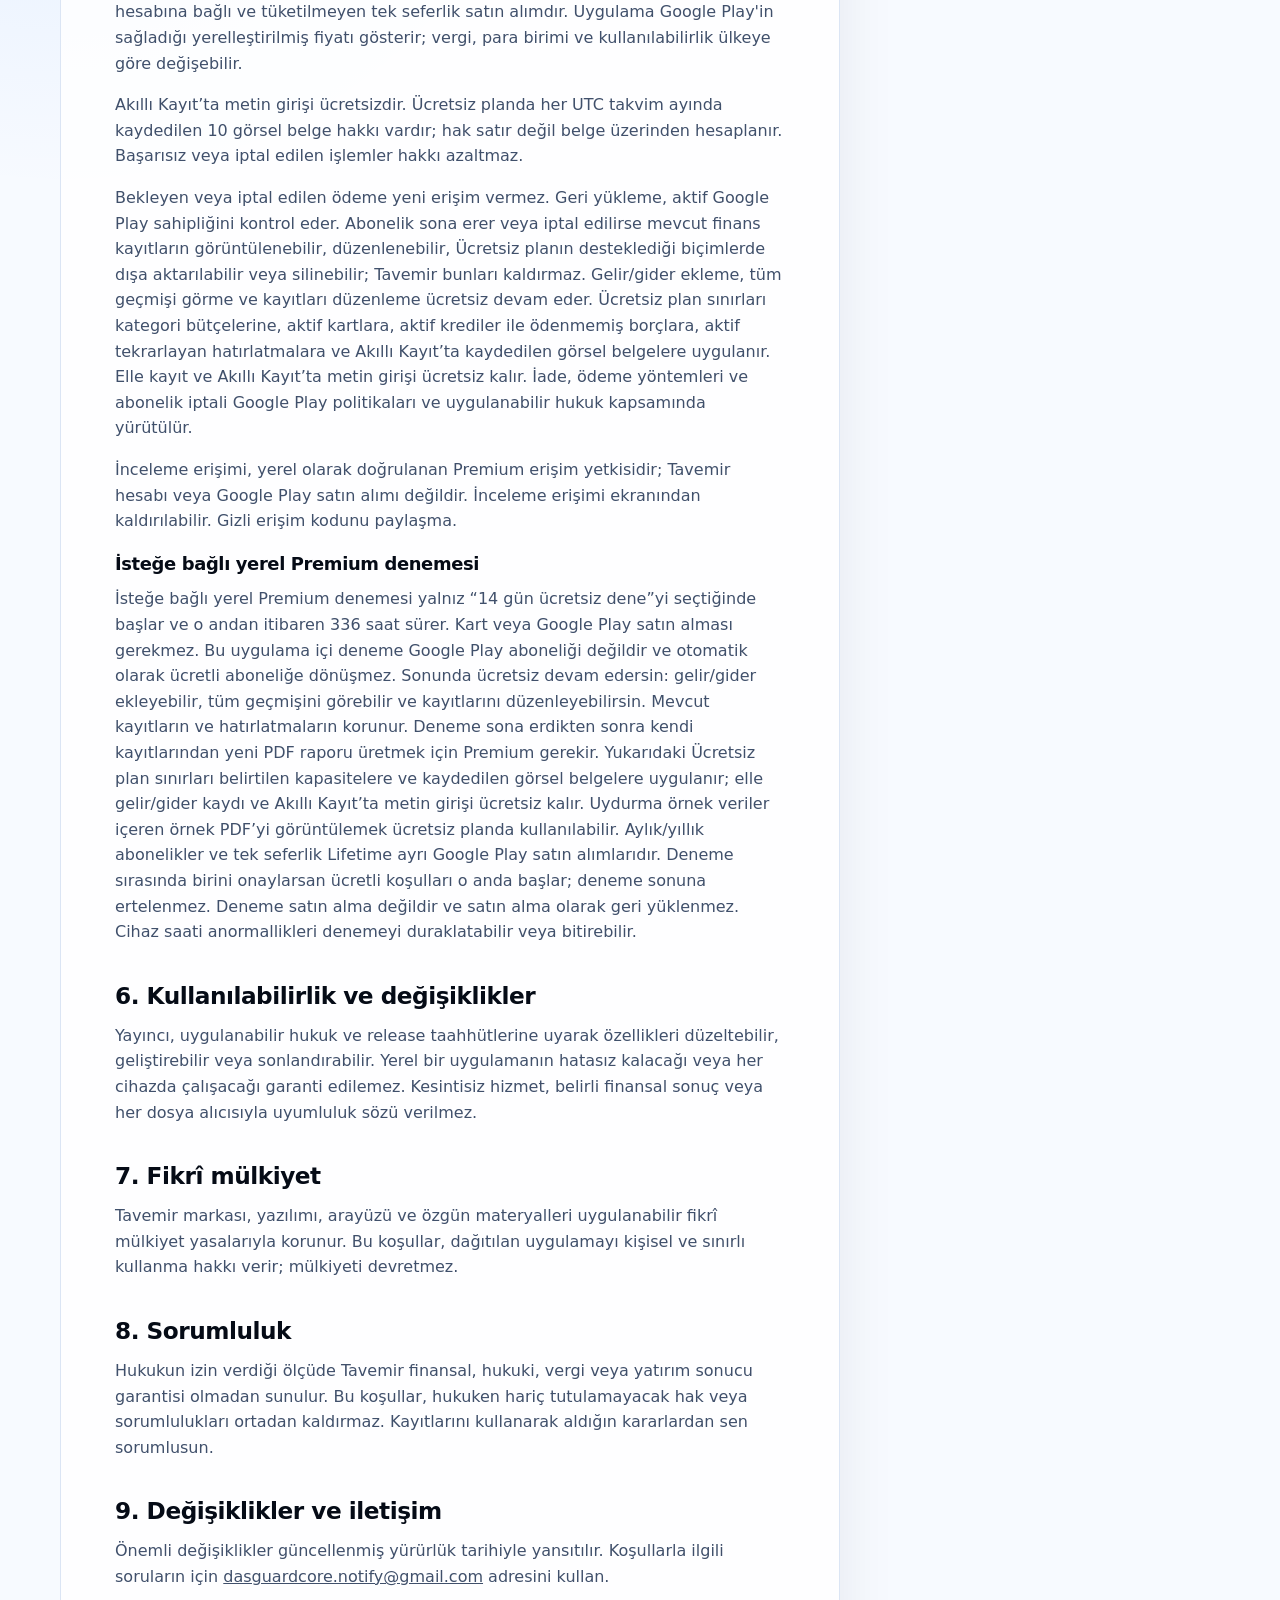
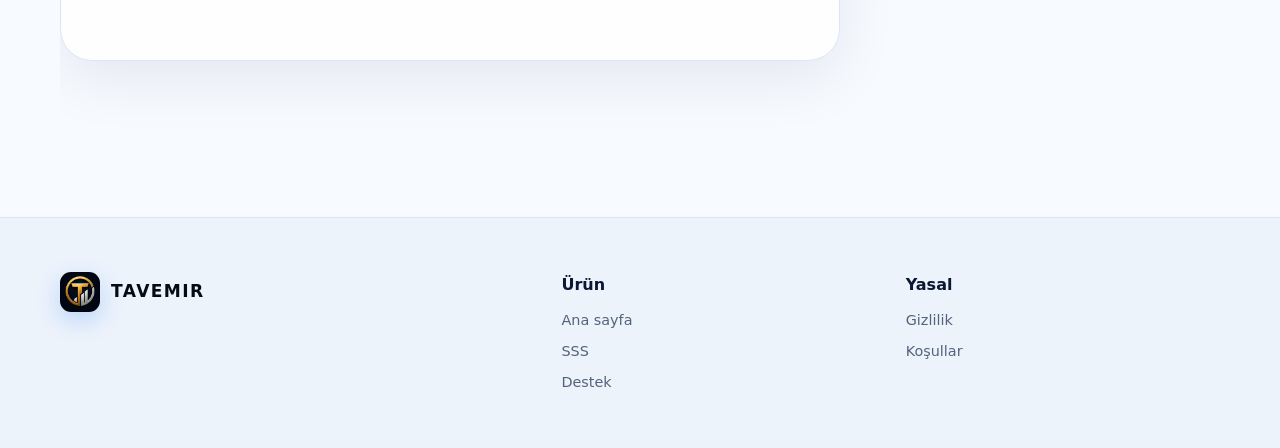
<file: tr/kosullar/index.html>
<!doctype html>
<html lang="tr">
  <head><meta charset="utf-8"><meta name="viewport" content="width=device-width, initial-scale=1"><title>Kullanım Koşulları — Tavemir</title><meta name="description" content="Tavemir'i kişisel finans kayıt ve organizasyon aracı olarak kullanma koşulları."><meta name="robots" content="index,follow"><meta name="theme-color" content="#071329"><link rel="canonical" href="https://dasguardcorenotify-del.github.io/tavemir-legal/tr/kosullar/"><link rel="alternate" hreflang="en" href="https://dasguardcorenotify-del.github.io/tavemir-legal/terms/"><link rel="alternate" hreflang="tr" href="https://dasguardcorenotify-del.github.io/tavemir-legal/tr/kosullar/"><link rel="icon" href="../../assets/tavemir-icon-512.png"><link rel="stylesheet" href="../../assets/site.css"></head>
  <body><a class="skip-link" href="#main">İçeriğe geç</a><header class="site-header"><nav class="nav" aria-label="Ana gezinme"><a class="brand" href="../"><img src="../../assets/tavemir-icon-512.png" alt="" width="40" height="40">TAVEMIR</a><div class="nav-links"><a href="../gizlilik/">Gizlilik</a><a href="../destek/">Destek</a><a class="language-link" href="../../terms/" lang="en" hreflang="en">English</a></div></nav></header>
    <main class="legal-main" id="main"><article class="legal-copy"><p class="notice" data-deploy-date="2026-10-13">Yürürlük tarihi: 28 Eylül 2026. Son güncelleme: 13 Ekim 2026.</p>
<p class="eyebrow">Kullanım ve satın alma koşulları</p><h1>Kullanım Koşulları</h1><p class="notice">Bu metin Tavemir’in Türkiye’deki yayıncısının kullanım koşullarını açıklar. Tavemir kişisel kayıt ve organizasyon aracıdır; banka, kredi sağlayıcı, ödeme hizmeti, yatırım platformu, kredi bürosu veya finansal danışman değildir.</p>
      <h2 id="acceptance">1. Tavemir'i kullanmak</h2><p>Tavemir'i kullanarak bu koşulları kabul edersin. Kabul etmiyorsan uygulamayı kullanma. Tavemir, <strong>TURGAY YÜKSEL</strong> tarafından <strong>Türkiye</strong>'de yayımlanır; sorularını <a href="mailto:dasguardcore.notify@gmail.com">dasguardcore.notify@gmail.com</a> adresine gönderebilirsin.</p>
      <h2 id="purpose">2. Tavemir ne yapar?</h2><p>Tavemir; bütçe, harcama, hesap, fatura, kart, borç, kredi, alacak ve ilgili hatırlatıcılar hakkında girdiğin bilgileri düzenler. Dönem toplamları ve karşılaştırmalar senin kayıtlarına dayanır. Takvim ayını, gider kategorisini ve artış veya azalış oranını sen seçersin. Tavemir bu oranı kayıtlı kategori harcamasına uygulayarak varsayımsal tutarı gösterir; bu, gerçekleşmiş tasarruf veya önerilen hedef değildir. Varsayılan tavsiye yüzdesi, kişiselleştirilmiş harcama önerisi veya finansal sağlık notu yoktur. Dönem toplamları, karşılaştırmalar ve diğer kayıt temelli hesaplama ve tahminler kullanılabilir. Tavemir banka hesaplarına erişmez, para taşımaz, kredi vermez, yatırım kararı almaz, fatura pazarlığı yapmaz veya bir yükümlülüğün hukuken ödenip ödenmediğini doğrulamaz.</p>
      <h2 id="responsibility">3. Sorumluluğun</h2><ul><li>Tutar, tarih, para birimi ve hatırlatıcı ayarlarını kullanmadan önce kontrol et.</li><li>Dışa aktardığın yedek, PDF veya CSV dosyalarını güvenli tut.</li><li>Vergi, hukuk, sözleşme ve ticari yükümlülükler için bağımsız kayıtlarını koru.</li><li>Tavemir'i hukuka aykırı faaliyet veya işleme hakkın olmayan verileri saklamak için kullanma.</li></ul>
      <h2 id="notifications">4. Bildirimler ve hesaplamalar</h2><p>İşletim sistemleri bildirimleri geciktirebilir, engelleyebilir veya iznini kaldırabilir. Cihazın kapalı olması, pil kısıtlamaları, izinler ve üretici yazılımı hatırlatıcıları etkileyebilir. Para birimleri arasında döviz dönüşümü yapılmaz; Tavemir desteklenen para birimlerini ayrı tutar. Bütçe ve öngörü görünümleri organizasyon amaçlı tahminlerdir; finansal tavsiye veya garanti değildir.</p>
      <h2 id="purchases">5. Ücretsiz plan ve isteğe bağlı Premium satın alımları</h2><p>Tavemir reklamsız Ücretsiz planla indirilebilir ve kullanılabilir. İsteğe bağlı Premium ürünleri Google Play tarafından satılır ve tahsil edilir. Aylık ve yıllık abonelikler Google Play'de iptal edene kadar otomatik yenilenir. Ömür Boyu, satın alan Google hesabına bağlı ve tüketilmeyen tek seferlik satın alımdır. Uygulama Google Play'in sağladığı yerelleştirilmiş fiyatı gösterir; vergi, para birimi ve kullanılabilirlik ülkeye göre değişebilir.</p><p>Akıllı Kayıt’ta metin girişi ücretsizdir. Ücretsiz planda her UTC takvim ayında kaydedilen 10 görsel belge hakkı vardır; hak satır değil belge üzerinden hesaplanır. Başarısız veya iptal edilen işlemler hakkı azaltmaz.</p>
<p>Bekleyen veya iptal edilen ödeme yeni erişim vermez. Geri yükleme, aktif Google Play sahipliğini kontrol eder. Abonelik sona erer veya iptal edilirse mevcut finans kayıtların görüntülenebilir, düzenlenebilir, Ücretsiz planın desteklediği biçimlerde dışa aktarılabilir veya silinebilir; Tavemir bunları kaldırmaz. Gelir/gider ekleme, tüm geçmişi görme ve kayıtları düzenleme ücretsiz devam eder. Ücretsiz plan sınırları kategori bütçelerine, aktif kartlara, aktif krediler ile ödenmemiş borçlara, aktif tekrarlayan hatırlatmalara ve Akıllı Kayıt’ta kaydedilen görsel belgelere uygulanır. Elle kayıt ve Akıllı Kayıt’ta metin girişi ücretsiz kalır. İade, ödeme yöntemleri ve abonelik iptali Google Play politikaları ve uygulanabilir hukuk kapsamında yürütülür.</p>
      <p>İnceleme erişimi, yerel olarak doğrulanan Premium erişim yetkisidir; Tavemir hesabı veya Google Play satın alımı değildir. İnceleme erişimi ekranından kaldırılabilir. Gizli erişim kodunu paylaşma.</p>
      <h3 id="local-premium-trial">İsteğe bağlı yerel Premium denemesi</h3>
      <p>İsteğe bağlı yerel Premium denemesi yalnız “14 gün ücretsiz dene”yi seçtiğinde başlar ve o andan itibaren 336 saat sürer. Kart veya Google Play satın alması gerekmez. Bu uygulama içi deneme Google Play aboneliği değildir ve otomatik olarak ücretli aboneliğe dönüşmez. Sonunda ücretsiz devam edersin: gelir/gider ekleyebilir, tüm geçmişini görebilir ve kayıtlarını düzenleyebilirsin. Mevcut kayıtların ve hatırlatmaların korunur. Deneme sona erdikten sonra kendi kayıtlarından yeni PDF raporu üretmek için Premium gerekir. Yukarıdaki Ücretsiz plan sınırları belirtilen kapasitelere ve kaydedilen görsel belgelere uygulanır; elle gelir/gider kaydı ve Akıllı Kayıt’ta metin girişi ücretsiz kalır. Uydurma örnek veriler içeren örnek PDF’yi görüntülemek ücretsiz planda kullanılabilir. Aylık/yıllık abonelikler ve tek seferlik Lifetime ayrı Google Play satın alımlarıdır. Deneme sırasında birini onaylarsan ücretli koşulları o anda başlar; deneme sonuna ertelenmez. Deneme satın alma değildir ve satın alma olarak geri yüklenmez. Cihaz saati anormallikleri denemeyi duraklatabilir veya bitirebilir.</p>
      <h2 id="availability">6. Kullanılabilirlik ve değişiklikler</h2><p>Yayıncı, uygulanabilir hukuk ve release taahhütlerine uyarak özellikleri düzeltebilir, geliştirebilir veya sonlandırabilir. Yerel bir uygulamanın hatasız kalacağı veya her cihazda çalışacağı garanti edilemez. Kesintisiz hizmet, belirli finansal sonuç veya her dosya alıcısıyla uyumluluk sözü verilmez.</p>
      <h2 id="ownership">7. Fikrî mülkiyet</h2><p>Tavemir markası, yazılımı, arayüzü ve özgün materyalleri uygulanabilir fikrî mülkiyet yasalarıyla korunur. Bu koşullar, dağıtılan uygulamayı kişisel ve sınırlı kullanma hakkı verir; mülkiyeti devretmez.</p>
      <h2 id="liability">8. Sorumluluk</h2><p>Hukukun izin verdiği ölçüde Tavemir finansal, hukuki, vergi veya yatırım sonucu garantisi olmadan sunulur. Bu koşullar, hukuken hariç tutulamayacak hak veya sorumlulukları ortadan kaldırmaz. Kayıtlarını kullanarak aldığın kararlardan sen sorumlusun.</p>
      <h2 id="changes">9. Değişiklikler ve iletişim</h2><p>Önemli değişiklikler güncellenmiş yürürlük tarihiyle yansıtılır. Koşullarla ilgili soruların için <a href="mailto:dasguardcore.notify@gmail.com">dasguardcore.notify@gmail.com</a> adresini kullan.</p>
    </article><aside class="legal-aside" aria-label="Bu sayfada"><strong>Bu sayfada</strong><a href="#acceptance">Kullanım</a><a href="#purpose">Amaç</a><a href="#responsibility">Sorumluluk</a><a href="#notifications">Bildirimler</a><a href="#purchases">Premium satın alımları</a><a href="#availability">Kullanılabilirlik</a><a href="#ownership">Mülkiyet</a><a href="#liability">Sorumluluk sınırı</a><a href="#changes">Değişiklikler</a></aside></main>
    <footer class="site-footer"><div class="footer-inner"><div><a class="brand" href="../"><img src="../../assets/tavemir-icon-512.png" alt="" width="40" height="40">TAVEMIR</a></div><div class="footer-links"><strong>Ürün</strong><a href="../">Ana sayfa</a><a href="../sss/">SSS</a><a href="../destek/">Destek</a></div><div class="footer-links"><strong>Yasal</strong><a href="../gizlilik/">Gizlilik</a><a href="./" aria-current="page">Koşullar</a></div></div></footer>
  </body>
</html>
</file>
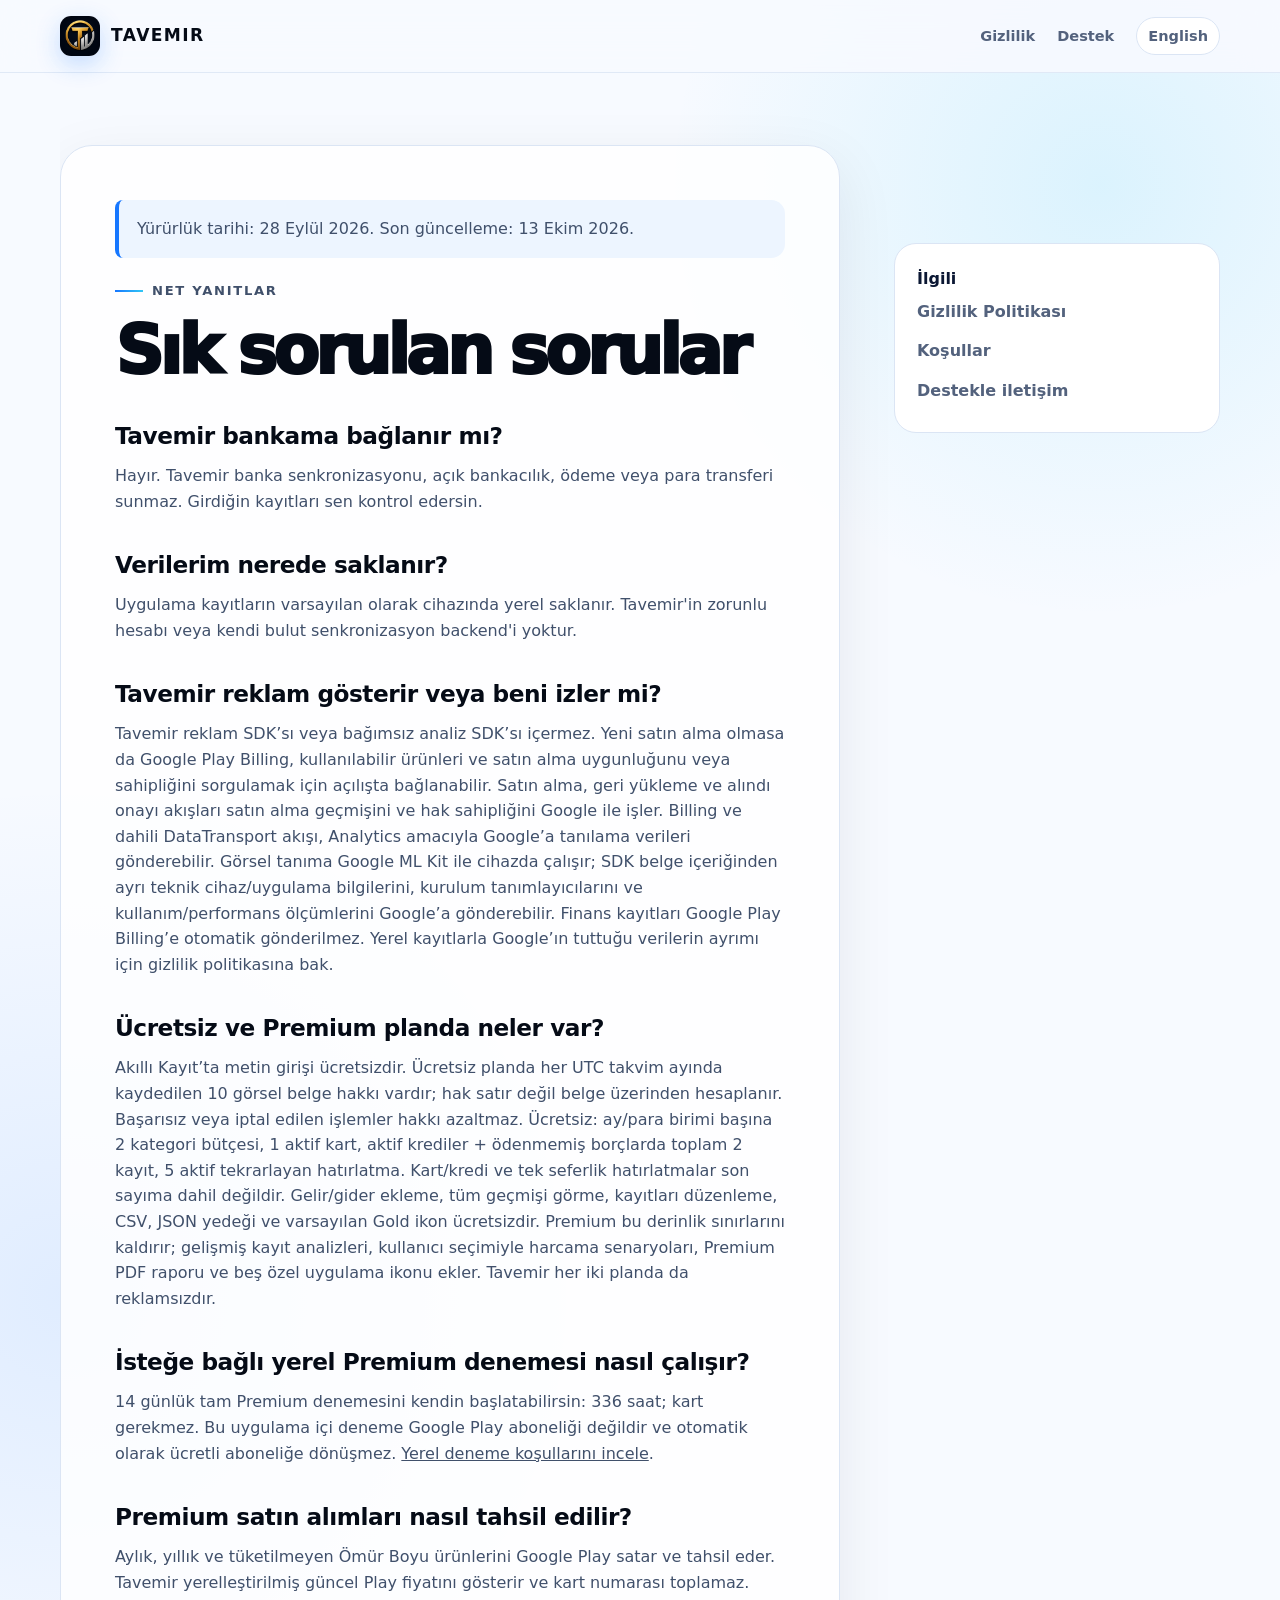
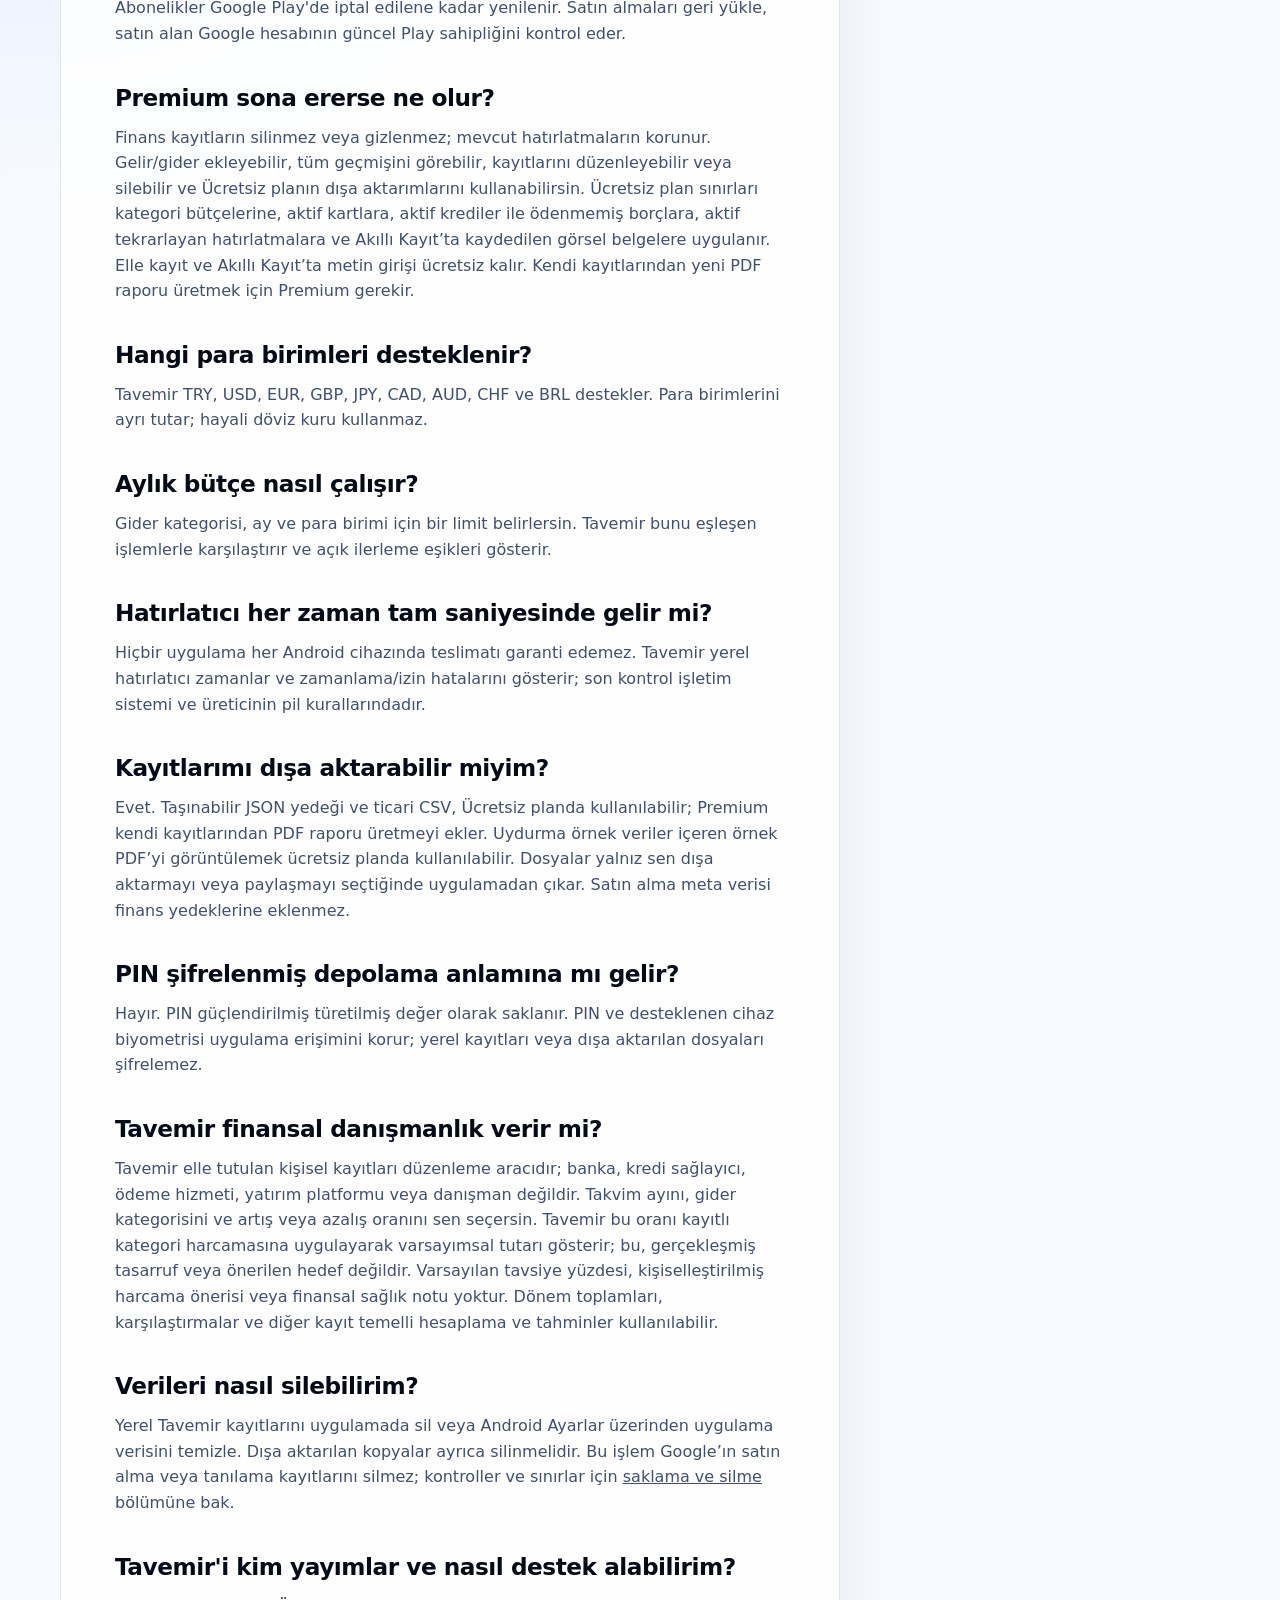
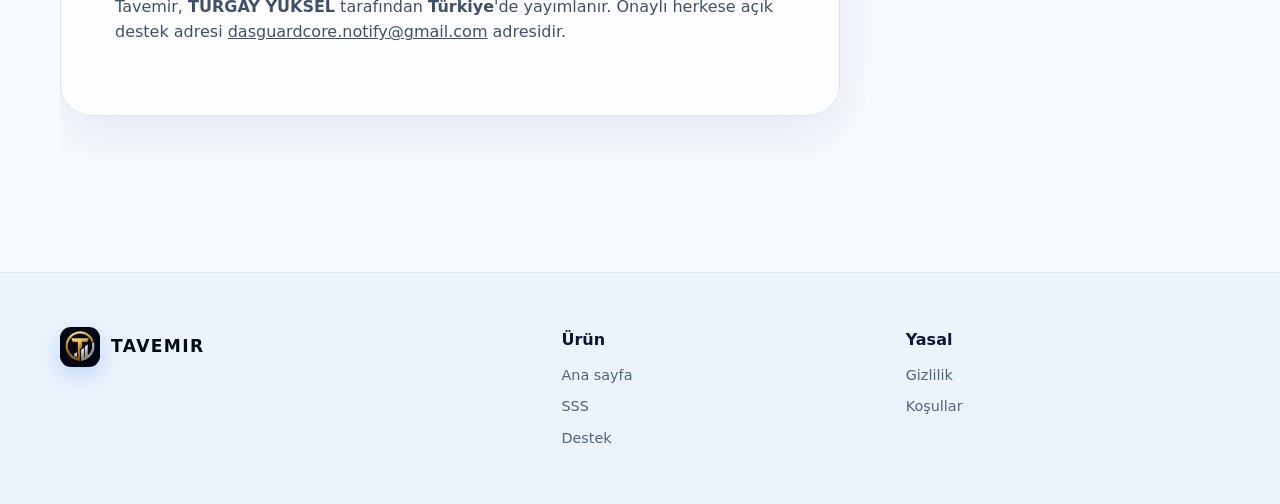
<file: tr/sss/index.html>
<!doctype html>
<html lang="tr">
  <head><meta charset="utf-8"><meta name="viewport" content="width=device-width, initial-scale=1"><title>SSS — Tavemir Bütçe ve Gider Takibi</title><meta name="description" content="Tavemir gizliliği, para birimleri, hatırlatıcılar, bütçeler, dışa aktarma, yedek ve finansal ürün durumu hakkında yanıtlar."><meta name="robots" content="index,follow"><meta name="theme-color" content="#071329"><link rel="canonical" href="https://dasguardcorenotify-del.github.io/tavemir-legal/tr/sss/"><link rel="alternate" hreflang="en" href="https://dasguardcorenotify-del.github.io/tavemir-legal/faq/"><link rel="alternate" hreflang="tr" href="https://dasguardcorenotify-del.github.io/tavemir-legal/tr/sss/"><link rel="icon" href="../../assets/tavemir-icon-512.png"><link rel="stylesheet" href="../../assets/site.css"></head>
  <body><a class="skip-link" href="#main">İçeriğe geç</a><header class="site-header"><nav class="nav" aria-label="Ana gezinme"><a class="brand" href="../"><img src="../../assets/tavemir-icon-512.png" alt="" width="40" height="40">TAVEMIR</a><div class="nav-links"><a href="../gizlilik/">Gizlilik</a><a href="../destek/">Destek</a><a class="language-link" href="../../faq/" lang="en" hreflang="en">English</a></div></nav></header>
    <main class="legal-main" id="main"><article class="legal-copy"><p class="notice" data-deploy-date="2026-10-13">Yürürlük tarihi: 28 Eylül 2026. Son güncelleme: 13 Ekim 2026.</p>
<p class="eyebrow">Net yanıtlar</p><h1>Sık sorulan sorular</h1>
      <h2>Tavemir bankama bağlanır mı?</h2><p>Hayır. Tavemir banka senkronizasyonu, açık bankacılık, ödeme veya para transferi sunmaz. Girdiğin kayıtları sen kontrol edersin.</p>
      <h2>Verilerim nerede saklanır?</h2><p>Uygulama kayıtların varsayılan olarak cihazında yerel saklanır. Tavemir'in zorunlu hesabı veya kendi bulut senkronizasyon backend'i yoktur.</p>
      <h2>Tavemir reklam gösterir veya beni izler mi?</h2><p>Tavemir reklam SDK’sı veya bağımsız analiz SDK’sı içermez. Yeni satın alma olmasa da Google Play Billing, kullanılabilir ürünleri ve satın alma uygunluğunu veya sahipliğini sorgulamak için açılışta bağlanabilir. Satın alma, geri yükleme ve alındı onayı akışları satın alma geçmişini ve hak sahipliğini Google ile işler. Billing ve dahili DataTransport akışı, Analytics amacıyla Google’a tanılama verileri gönderebilir. Görsel tanıma Google ML Kit ile cihazda çalışır; SDK belge içeriğinden ayrı teknik cihaz/uygulama bilgilerini, kurulum tanımlayıcılarını ve kullanım/performans ölçümlerini Google’a gönderebilir. Finans kayıtları Google Play Billing’e otomatik gönderilmez. Yerel kayıtlarla Google’ın tuttuğu verilerin ayrımı için gizlilik politikasına bak.</p>
      <h2>Ücretsiz ve Premium planda neler var?</h2><p>Akıllı Kayıt’ta metin girişi ücretsizdir. Ücretsiz planda her UTC takvim ayında kaydedilen 10 görsel belge hakkı vardır; hak satır değil belge üzerinden hesaplanır. Başarısız veya iptal edilen işlemler hakkı azaltmaz. Ücretsiz: ay/para birimi başına 2 kategori bütçesi, 1 aktif kart, aktif krediler + ödenmemiş borçlarda toplam 2 kayıt, 5 aktif tekrarlayan hatırlatma. Kart/kredi ve tek seferlik hatırlatmalar son sayıma dahil değildir. Gelir/gider ekleme, tüm geçmişi görme, kayıtları düzenleme, CSV, JSON yedeği ve varsayılan Gold ikon ücretsizdir. Premium bu derinlik sınırlarını kaldırır; gelişmiş kayıt analizleri, kullanıcı seçimiyle harcama senaryoları, Premium PDF raporu ve beş özel uygulama ikonu ekler. Tavemir her iki planda da reklamsızdır.</p>
      <h2>İsteğe bağlı yerel Premium denemesi nasıl çalışır?</h2><p>14 günlük tam Premium denemesini kendin başlatabilirsin: 336 saat; kart gerekmez. Bu uygulama içi deneme Google Play aboneliği değildir ve otomatik olarak ücretli aboneliğe dönüşmez. <a href="../kosullar/#local-premium-trial">Yerel deneme koşullarını incele</a>.</p>
      <h2>Premium satın alımları nasıl tahsil edilir?</h2><p>Aylık, yıllık ve tüketilmeyen Ömür Boyu ürünlerini Google Play satar ve tahsil eder. Tavemir yerelleştirilmiş güncel Play fiyatını gösterir ve kart numarası toplamaz. Abonelikler Google Play'de iptal edilene kadar yenilenir. Satın almaları geri yükle, satın alan Google hesabının güncel Play sahipliğini kontrol eder.</p>
      <h2>Premium sona ererse ne olur?</h2><p>Finans kayıtların silinmez veya gizlenmez; mevcut hatırlatmaların korunur. Gelir/gider ekleyebilir, tüm geçmişini görebilir, kayıtlarını düzenleyebilir veya silebilir ve Ücretsiz planın dışa aktarımlarını kullanabilirsin. Ücretsiz plan sınırları kategori bütçelerine, aktif kartlara, aktif krediler ile ödenmemiş borçlara, aktif tekrarlayan hatırlatmalara ve Akıllı Kayıt’ta kaydedilen görsel belgelere uygulanır. Elle kayıt ve Akıllı Kayıt’ta metin girişi ücretsiz kalır. Kendi kayıtlarından yeni PDF raporu üretmek için Premium gerekir.</p>
      <h2>Hangi para birimleri desteklenir?</h2><p>Tavemir TRY, USD, EUR, GBP, JPY, CAD, AUD, CHF ve BRL destekler. Para birimlerini ayrı tutar; hayali döviz kuru kullanmaz.</p>
      <h2>Aylık bütçe nasıl çalışır?</h2><p>Gider kategorisi, ay ve para birimi için bir limit belirlersin. Tavemir bunu eşleşen işlemlerle karşılaştırır ve açık ilerleme eşikleri gösterir.</p>
      <h2>Hatırlatıcı her zaman tam saniyesinde gelir mi?</h2><p>Hiçbir uygulama her Android cihazında teslimatı garanti edemez. Tavemir yerel hatırlatıcı zamanlar ve zamanlama/izin hatalarını gösterir; son kontrol işletim sistemi ve üreticinin pil kurallarındadır.</p>
      <h2>Kayıtlarımı dışa aktarabilir miyim?</h2><p>Evet. Taşınabilir JSON yedeği ve ticari CSV, Ücretsiz planda kullanılabilir; Premium kendi kayıtlarından PDF raporu üretmeyi ekler. Uydurma örnek veriler içeren örnek PDF’yi görüntülemek ücretsiz planda kullanılabilir. Dosyalar yalnız sen dışa aktarmayı veya paylaşmayı seçtiğinde uygulamadan çıkar. Satın alma meta verisi finans yedeklerine eklenmez.</p>
      <h2>PIN şifrelenmiş depolama anlamına mı gelir?</h2><p>Hayır. PIN güçlendirilmiş türetilmiş değer olarak saklanır. PIN ve desteklenen cihaz biyometrisi uygulama erişimini korur; yerel kayıtları veya dışa aktarılan dosyaları şifrelemez.</p>
      <h2>Tavemir finansal danışmanlık verir mi?</h2><p>Tavemir elle tutulan kişisel kayıtları düzenleme aracıdır; banka, kredi sağlayıcı, ödeme hizmeti, yatırım platformu veya danışman değildir. Takvim ayını, gider kategorisini ve artış veya azalış oranını sen seçersin. Tavemir bu oranı kayıtlı kategori harcamasına uygulayarak varsayımsal tutarı gösterir; bu, gerçekleşmiş tasarruf veya önerilen hedef değildir. Varsayılan tavsiye yüzdesi, kişiselleştirilmiş harcama önerisi veya finansal sağlık notu yoktur. Dönem toplamları, karşılaştırmalar ve diğer kayıt temelli hesaplama ve tahminler kullanılabilir.</p>
      <h2>Verileri nasıl silebilirim?</h2><p>Yerel Tavemir kayıtlarını uygulamada sil veya Android Ayarlar üzerinden uygulama verisini temizle. Dışa aktarılan kopyalar ayrıca silinmelidir. Bu işlem Google’ın satın alma veya tanılama kayıtlarını silmez; kontroller ve sınırlar için <a href="../gizlilik/#retention">saklama ve silme</a> bölümüne bak.</p>
      <h2>Tavemir'i kim yayımlar ve nasıl destek alabilirim?</h2><p>Tavemir, <strong>TURGAY YÜKSEL</strong> tarafından <strong>Türkiye</strong>'de yayımlanır. Onaylı herkese açık destek adresi <a href="mailto:dasguardcore.notify@gmail.com">dasguardcore.notify@gmail.com</a> adresidir.</p>
    </article><aside class="legal-aside" aria-label="İlgili sayfalar"><strong>İlgili</strong><a href="../gizlilik/">Gizlilik Politikası</a><a href="../kosullar/">Koşullar</a><a href="../destek/">Destekle iletişim</a></aside></main>
    <footer class="site-footer"><div class="footer-inner"><div><a class="brand" href="../"><img src="../../assets/tavemir-icon-512.png" alt="" width="40" height="40">TAVEMIR</a></div><div class="footer-links"><strong>Ürün</strong><a href="../">Ana sayfa</a><a href="./" aria-current="page">SSS</a><a href="../destek/">Destek</a></div><div class="footer-links"><strong>Yasal</strong><a href="../gizlilik/">Gizlilik</a><a href="../kosullar/">Koşullar</a></div></div></footer>
  </body>
</html>
</file>
<file: assets/site.css>
:root {
  color-scheme: light dark;
  --navy-950: #050b16;
  --navy-900: #071329;
  --navy-800: #0b1f46;
  --blue: #1677ff;
  --cyan: #31c7f5;
  --mint: #64e3ba;
  --ink: #0b1733;
  --muted: #53627d;
  --paper: #f7faff;
  --surface: #ffffff;
  --line: #dbe5f4;
  --shadow: 0 24px 70px rgb(7 19 41 / 14%);
  --radius-lg: 32px;
  --radius-md: 22px;
  --content: 1160px;
}

* {
  box-sizing: border-box;
}

html {
  scroll-behavior: smooth;
}

body {
  margin: 0;
  color: var(--ink);
  background:
    radial-gradient(circle at 86% 5%, rgb(49 199 245 / 14%), transparent 27rem),
    radial-gradient(circle at 5% 35%, rgb(22 119 255 / 10%), transparent 32rem),
    var(--paper);
  font-family: Inter, ui-sans-serif, system-ui, -apple-system, BlinkMacSystemFont,
    "Segoe UI", sans-serif;
  line-height: 1.6;
  text-rendering: optimizeLegibility;
}

a {
  color: inherit;
}

a:focus-visible,
button:focus-visible {
  outline: 3px solid var(--cyan);
  outline-offset: 4px;
}

.skip-link {
  position: fixed;
  z-index: 100;
  top: 12px;
  left: 12px;
  padding: 10px 14px;
  border-radius: 10px;
  color: white;
  background: var(--navy-950);
  transform: translateY(-150%);
}

.skip-link:focus {
  transform: translateY(0);
}

.site-header {
  position: sticky;
  z-index: 20;
  top: 0;
  border-bottom: 1px solid rgb(219 229 244 / 80%);
  background: rgb(247 250 255 / 88%);
  backdrop-filter: blur(18px);
}

.nav {
  display: flex;
  align-items: center;
  justify-content: space-between;
  width: min(calc(100% - 32px), var(--content));
  min-height: 72px;
  margin: 0 auto;
  gap: 24px;
}

.brand {
  display: inline-flex;
  align-items: center;
  gap: 11px;
  color: var(--navy-950);
  font-size: 1.07rem;
  font-weight: 900;
  letter-spacing: .08em;
  text-decoration: none;
}

.brand img {
  width: 40px;
  height: 40px;
  border-radius: 11px;
  box-shadow: 0 8px 24px rgb(22 119 255 / 24%);
}

.nav-links {
  display: flex;
  align-items: center;
  flex-wrap: wrap;
  justify-content: flex-end;
  gap: 8px 22px;
}

.nav-links a {
  color: var(--muted);
  font-size: .91rem;
  font-weight: 720;
  text-decoration: none;
}

.nav-links a:hover {
  color: var(--blue);
}

.language-link {
  padding: 6px 11px;
  border: 1px solid var(--line);
  border-radius: 999px;
  background: var(--surface);
}

main {
  overflow: hidden;
}

.hero,
.section,
.legal-main {
  width: min(calc(100% - 32px), var(--content));
  margin-inline: auto;
}

.hero {
  display: grid;
  grid-template-columns: minmax(0, 1.05fr) minmax(330px, .8fr);
  align-items: center;
  gap: clamp(44px, 8vw, 100px);
  padding: clamp(76px, 10vw, 132px) 0 96px;
}

.eyebrow {
  display: inline-flex;
  align-items: center;
  gap: 9px;
  margin: 0 0 18px;
  color: #0b5ecc;
  font-size: .82rem;
  font-weight: 850;
  letter-spacing: .13em;
  text-transform: uppercase;
}

.eyebrow::before {
  width: 28px;
  height: 2px;
  background: linear-gradient(90deg, var(--blue), var(--cyan));
  content: "";
}

h1,
h2,
h3,
p {
  margin-top: 0;
}

h1 {
  max-width: 820px;
  margin-bottom: 24px;
  color: var(--navy-950);
  font-size: clamp(3rem, 7vw, 5.8rem);
  font-weight: 930;
  letter-spacing: -.065em;
  line-height: .98;
}

h1 .accent {
  color: transparent;
  background: linear-gradient(105deg, var(--blue), #4064ff 42%, #0ab5db);
  background-clip: text;
}

.hero-copy {
  max-width: 690px;
  margin-bottom: 30px;
  color: var(--muted);
  font-size: clamp(1.05rem, 2vw, 1.25rem);
}

.cta-row {
  display: flex;
  flex-wrap: wrap;
  gap: 12px;
  margin-bottom: 30px;
}

.button {
  display: inline-flex;
  align-items: center;
  justify-content: center;
  min-height: 50px;
  padding: 0 20px;
  border: 1px solid transparent;
  border-radius: 14px;
  font-weight: 820;
  text-decoration: none;
}

.button-primary {
  color: white;
  background: linear-gradient(115deg, #116eea, #325fff);
  box-shadow: 0 14px 34px rgb(22 119 255 / 25%);
}

.button-secondary {
  border-color: var(--line);
  color: var(--ink);
  background: rgb(255 255 255 / 76%);
}

.trust-line {
  display: flex;
  flex-wrap: wrap;
  gap: 10px;
  padding: 0;
  list-style: none;
}

.trust-line li {
  padding: 7px 11px;
  border: 1px solid #cfe0f4;
  border-radius: 999px;
  color: #30415e;
  background: rgb(255 255 255 / 72%);
  font-size: .82rem;
  font-weight: 760;
}

.phone-shell {
  position: relative;
  width: min(100%, 390px);
  margin: 0 auto;
  padding: 13px;
  border: 1px solid rgb(255 255 255 / 28%);
  border-radius: 44px;
  background: linear-gradient(145deg, #071329, #132a55);
  box-shadow: 0 40px 100px rgb(5 11 22 / 29%);
  transform: rotate(2deg);
}

.phone-shell::before {
  position: absolute;
  z-index: 2;
  top: 20px;
  left: 50%;
  width: 96px;
  height: 22px;
  border-radius: 999px;
  background: #050b16;
  content: "";
  transform: translateX(-50%);
}

.app-preview {
  min-height: 660px;
  padding: 42px 17px 22px;
  border-radius: 33px;
  background:
    radial-gradient(circle at 90% 10%, rgb(49 199 245 / 13%), transparent 15rem),
    #f7faff;
}

.app-topline {
  display: flex;
  align-items: center;
  justify-content: space-between;
  margin-bottom: 18px;
  color: var(--navy-900);
  font-weight: 900;
  letter-spacing: .04em;
}

.app-avatar {
  display: grid;
  width: 32px;
  height: 32px;
  place-items: center;
  border-radius: 10px;
  color: white;
  background: linear-gradient(145deg, var(--blue), #334fdd);
}

.app-hero {
  padding: 22px;
  border-radius: 25px;
  color: white;
  background:
    radial-gradient(circle at 85% 0%, rgb(49 199 245 / 24%), transparent 14rem),
    linear-gradient(145deg, #071329, #0b1f46);
  box-shadow: 0 18px 44px rgb(7 19 41 / 21%);
}

.app-hero small,
.mini-stat small {
  display: block;
  color: rgb(255 255 255 / 68%);
  font-weight: 720;
}

.app-hero strong {
  display: block;
  margin: 4px 0 18px;
  font-size: 2rem;
  letter-spacing: -.045em;
}

.spark {
  display: flex;
  height: 70px;
  align-items: flex-end;
  gap: 7px;
}

.spark i {
  flex: 1;
  min-height: 16%;
  border-radius: 8px 8px 3px 3px;
  background: linear-gradient(#31c7f5, #1677ff);
}

.preview-grid {
  display: grid;
  grid-template-columns: 1fr 1fr;
  gap: 10px;
  margin: 12px 0;
}

.mini-stat,
.preview-list {
  padding: 15px;
  border: 1px solid var(--line);
  border-radius: 18px;
  background: white;
}

.mini-stat small {
  color: #61708c;
}

.mini-stat strong {
  display: block;
  margin-top: 3px;
  color: var(--navy-950);
  font-size: 1.1rem;
}

.preview-list {
  margin-top: 10px;
}

.preview-row {
  display: grid;
  grid-template-columns: 36px 1fr auto;
  align-items: center;
  gap: 10px;
  padding: 9px 0;
}

.preview-row + .preview-row {
  border-top: 1px solid #edf2f9;
}

.preview-icon {
  display: grid;
  width: 36px;
  height: 36px;
  place-items: center;
  border-radius: 11px;
  color: #0b5ecc;
  background: #e7f1ff;
  font-weight: 900;
}

.preview-row span {
  color: #253653;
  font-size: .8rem;
  font-weight: 780;
}

.preview-row strong {
  color: var(--navy-950);
  font-size: .77rem;
}

.section {
  padding: 92px 0;
}

.section-head {
  max-width: 740px;
  margin-bottom: 42px;
}

h2 {
  margin-bottom: 15px;
  color: var(--navy-950);
  font-size: clamp(2rem, 4vw, 3.35rem);
  font-weight: 900;
  letter-spacing: -.045em;
  line-height: 1.08;
}

.section-head p,
.section > p {
  color: var(--muted);
  font-size: 1.05rem;
}

.feature-grid {
  display: grid;
  grid-template-columns: repeat(3, 1fr);
  gap: 16px;
}

.feature-card {
  min-height: 225px;
  padding: 25px;
  border: 1px solid rgb(207 224 244 / 90%);
  border-radius: var(--radius-md);
  background: rgb(255 255 255 / 78%);
  box-shadow: 0 14px 46px rgb(7 19 41 / 7%);
}

.feature-number {
  display: grid;
  width: 42px;
  height: 42px;
  margin-bottom: 28px;
  place-items: center;
  border-radius: 13px;
  color: #075abf;
  background: linear-gradient(145deg, #e8f2ff, #dff9ff);
  font-size: .83rem;
  font-weight: 900;
}

h3 {
  margin-bottom: 8px;
  color: var(--navy-950);
  font-size: 1.12rem;
  font-weight: 860;
  letter-spacing: -.02em;
}

.feature-card p {
  margin-bottom: 0;
  color: var(--muted);
  font-size: .94rem;
}

.trust-panel {
  display: grid;
  grid-template-columns: 1fr 1fr;
  gap: 44px;
  padding: clamp(30px, 6vw, 64px);
  border-radius: var(--radius-lg);
  color: white;
  background:
    radial-gradient(circle at 100% 0%, rgb(49 199 245 / 22%), transparent 26rem),
    linear-gradient(135deg, var(--navy-950), var(--navy-800));
  box-shadow: var(--shadow);
}

.trust-panel h2,
.trust-panel h3 {
  color: white;
}

.trust-panel p {
  color: rgb(255 255 255 / 72%);
}

.check-list {
  display: grid;
  gap: 10px;
  margin: 0;
  padding: 0;
  list-style: none;
}

.check-list li {
  position: relative;
  padding-left: 29px;
  color: rgb(255 255 255 / 87%);
  font-weight: 690;
}

.check-list li::before {
  position: absolute;
  left: 0;
  color: var(--mint);
  content: "✓";
  font-weight: 900;
}

.availability {
  padding: 34px;
  border: 1px solid #cfe0f4;
  border-radius: var(--radius-lg);
  background: rgb(255 255 255 / 78%);
  text-align: center;
}

.availability p {
  max-width: 680px;
  margin: 0 auto 20px;
  color: var(--muted);
}

.legal-main {
  display: grid;
  grid-template-columns: minmax(0, 780px) minmax(220px, 1fr);
  gap: 54px;
  padding: 72px 0 110px;
}

.legal-copy {
  padding: clamp(24px, 5vw, 54px);
  border: 1px solid var(--line);
  border-radius: var(--radius-lg);
  background: rgb(255 255 255 / 84%);
  box-shadow: 0 18px 60px rgb(7 19 41 / 8%);
}

.legal-copy h1 {
  font-size: clamp(2.35rem, 6vw, 4.2rem);
}

.legal-copy h2 {
  margin-top: 38px;
  font-size: 1.45rem;
  letter-spacing: -.02em;
}

.legal-copy li,
.legal-copy p {
  color: #40506b;
}

.legal-copy table {
  width: 100%;
  border-collapse: collapse;
}

.legal-copy th,
.legal-copy td {
  padding: 12px;
  border-bottom: 1px solid var(--line);
  text-align: left;
  vertical-align: top;
}

.legal-aside {
  align-self: start;
  position: sticky;
  top: 98px;
  padding: 22px;
  border: 1px solid var(--line);
  border-radius: var(--radius-md);
  background: white;
}

.legal-aside a {
  display: block;
  padding: 7px 0;
  color: var(--muted);
  font-weight: 720;
  text-decoration: none;
}

.notice {
  padding: 16px 18px;
  border-left: 4px solid var(--blue);
  border-radius: 8px 14px 14px 8px;
  color: #31425e;
  background: #edf5ff;
}

.site-footer {
  margin-top: 46px;
  border-top: 1px solid var(--line);
  background: #edf3fb;
}

.footer-inner {
  display: grid;
  grid-template-columns: 1.2fr repeat(2, .8fr);
  gap: 30px;
  width: min(calc(100% - 32px), var(--content));
  margin: 0 auto;
  padding: 54px 0;
}

.footer-inner p {
  color: var(--muted);
  font-size: .9rem;
}

.footer-links {
  display: grid;
  align-content: start;
  gap: 8px;
}

.footer-links strong {
  margin-bottom: 4px;
}

.footer-links a {
  color: var(--muted);
  font-size: .9rem;
  text-decoration: none;
}

.fine-print {
  width: min(calc(100% - 32px), var(--content));
  margin: 0 auto;
  padding: 0 0 24px;
  color: #697792;
  font-size: .78rem;
}

@media (max-width: 880px) {
  .hero,
  .trust-panel,
  .legal-main {
    grid-template-columns: 1fr;
  }

  .hero {
    text-align: center;
  }

  .hero-copy,
  .trust-line,
  .cta-row {
    justify-content: center;
    margin-inline: auto;
  }

  .eyebrow {
    justify-content: center;
  }

  .feature-grid {
    grid-template-columns: repeat(2, 1fr);
  }

  .legal-aside {
    position: static;
    order: -1;
  }
}

@media (max-width: 620px) {
  .nav {
    min-height: 64px;
  }

  .nav-links a:not(.language-link) {
    display: none;
  }

  .hero {
    grid-template-columns: minmax(0, 1fr);
    padding-top: 58px;
  }

  .feature-grid,
  .footer-inner {
    grid-template-columns: 1fr;
  }

  .phone-shell {
    transform: none;
  }

  .app-preview {
    min-height: 600px;
  }

  .section {
    padding: 68px 0;
  }
}

@media (prefers-reduced-motion: reduce) {
  html {
    scroll-behavior: auto;
  }
}

@media (prefers-color-scheme: dark) {
  :root {
    --ink: #f2f6ff;
    --muted: #afbdd2;
    --paper: #050b16;
    --surface: #0b172b;
    --line: #243650;
  }

  body {
    background:
      radial-gradient(circle at 86% 5%, rgb(49 199 245 / 10%), transparent 27rem),
      var(--paper);
  }

  .site-header {
    border-color: rgb(36 54 80 / 80%);
    background: rgb(5 11 22 / 88%);
  }

  .brand,
  h1,
  h2,
  h3,
  .mini-stat strong,
  .preview-row strong {
    color: #f5f8ff;
  }

  .language-link,
  .feature-card,
  .availability,
  .legal-copy,
  .legal-aside,
  .mini-stat,
  .preview-list,
  .button-secondary {
    background: rgb(11 23 43 / 88%);
  }

  .trust-line li,
  .legal-copy li,
  .legal-copy p,
  .notice {
    color: #bdc9dc;
  }

  .notice {
    background: #0c2446;
  }

  .site-footer {
    background: #07101f;
  }
}
</file>
